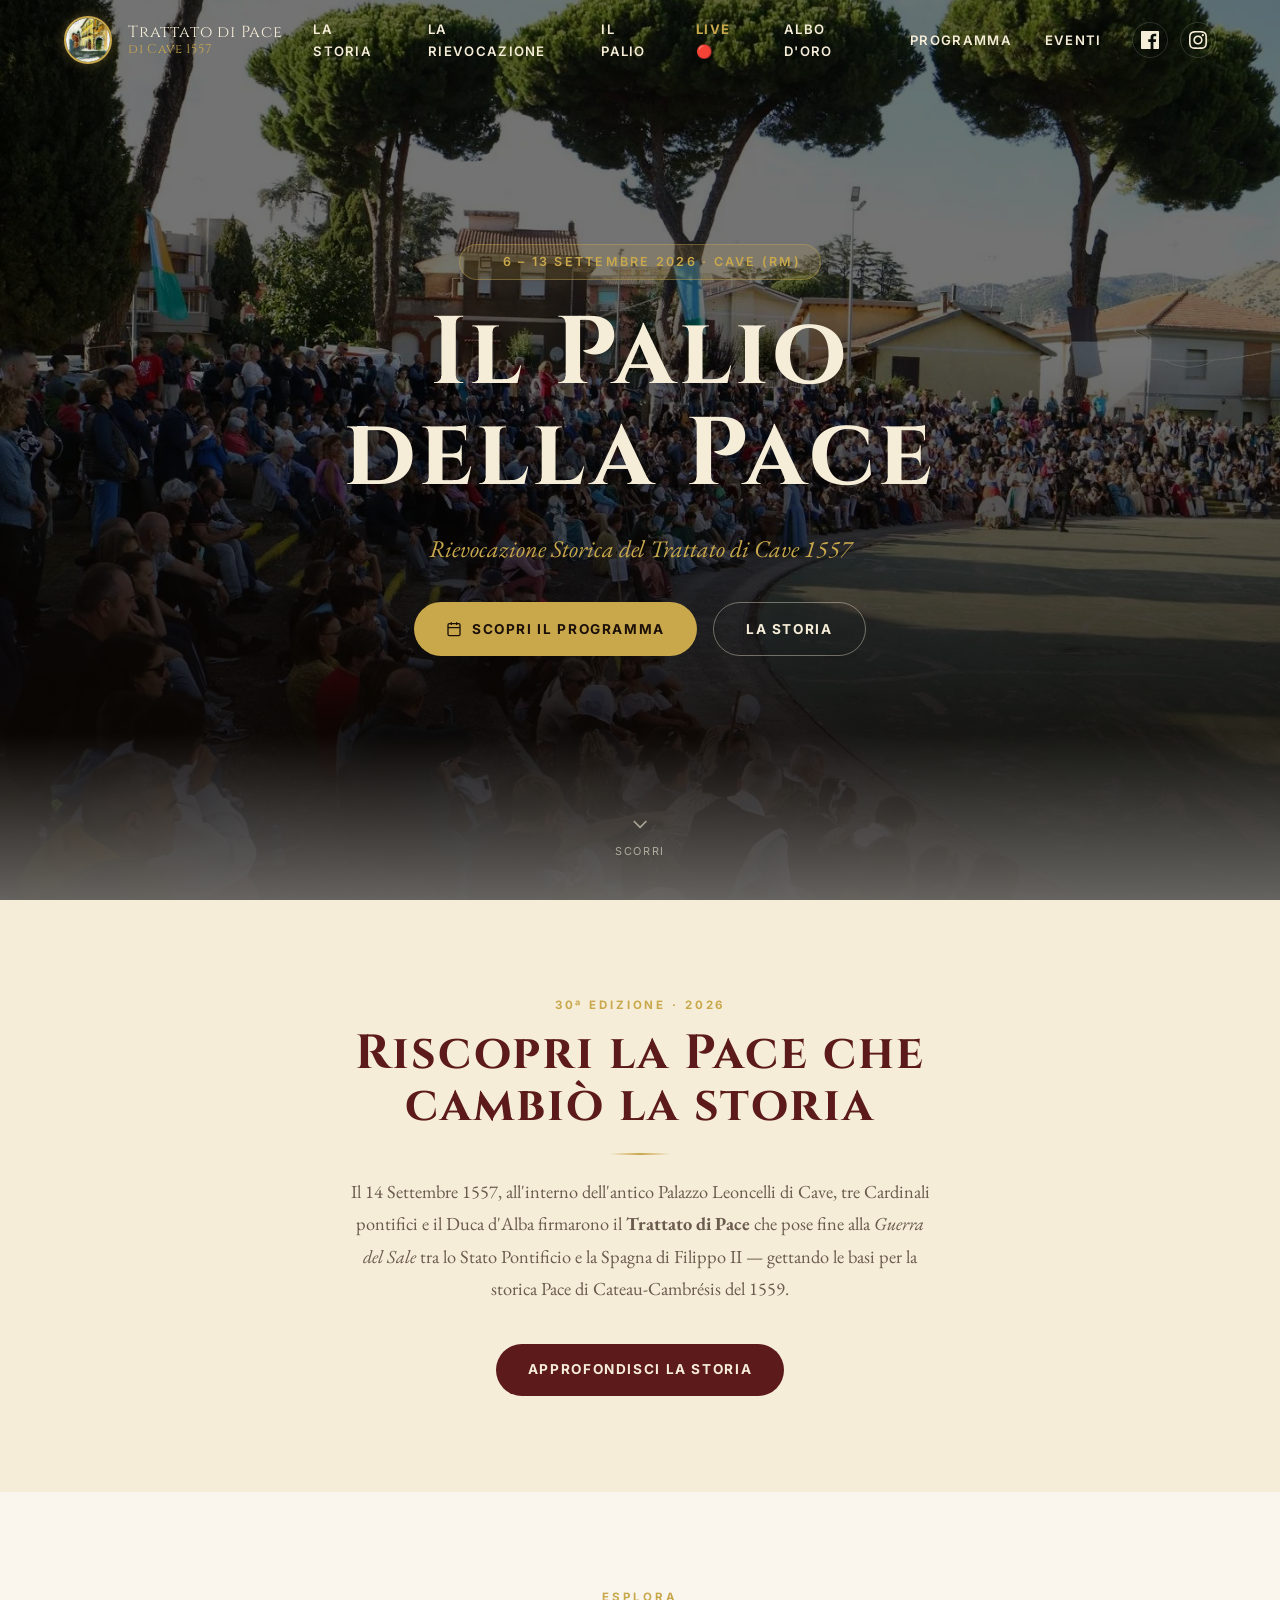
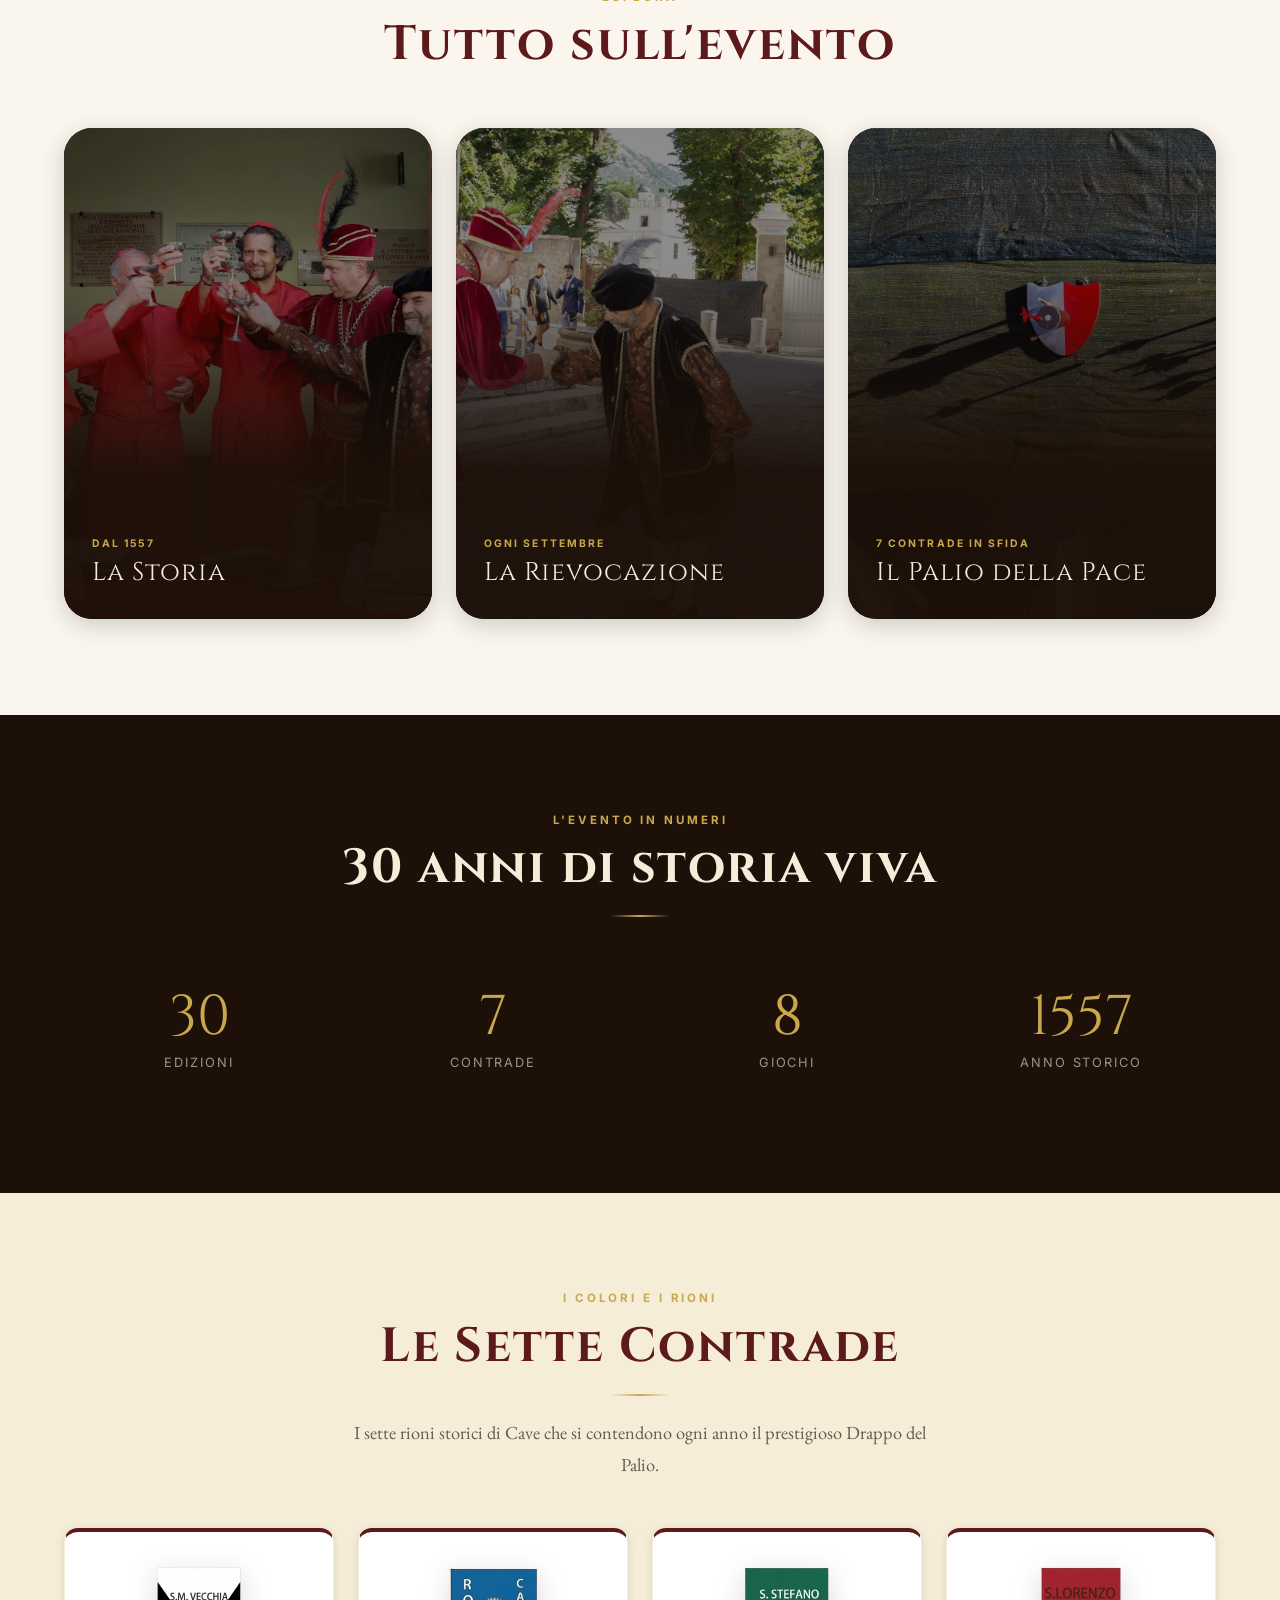
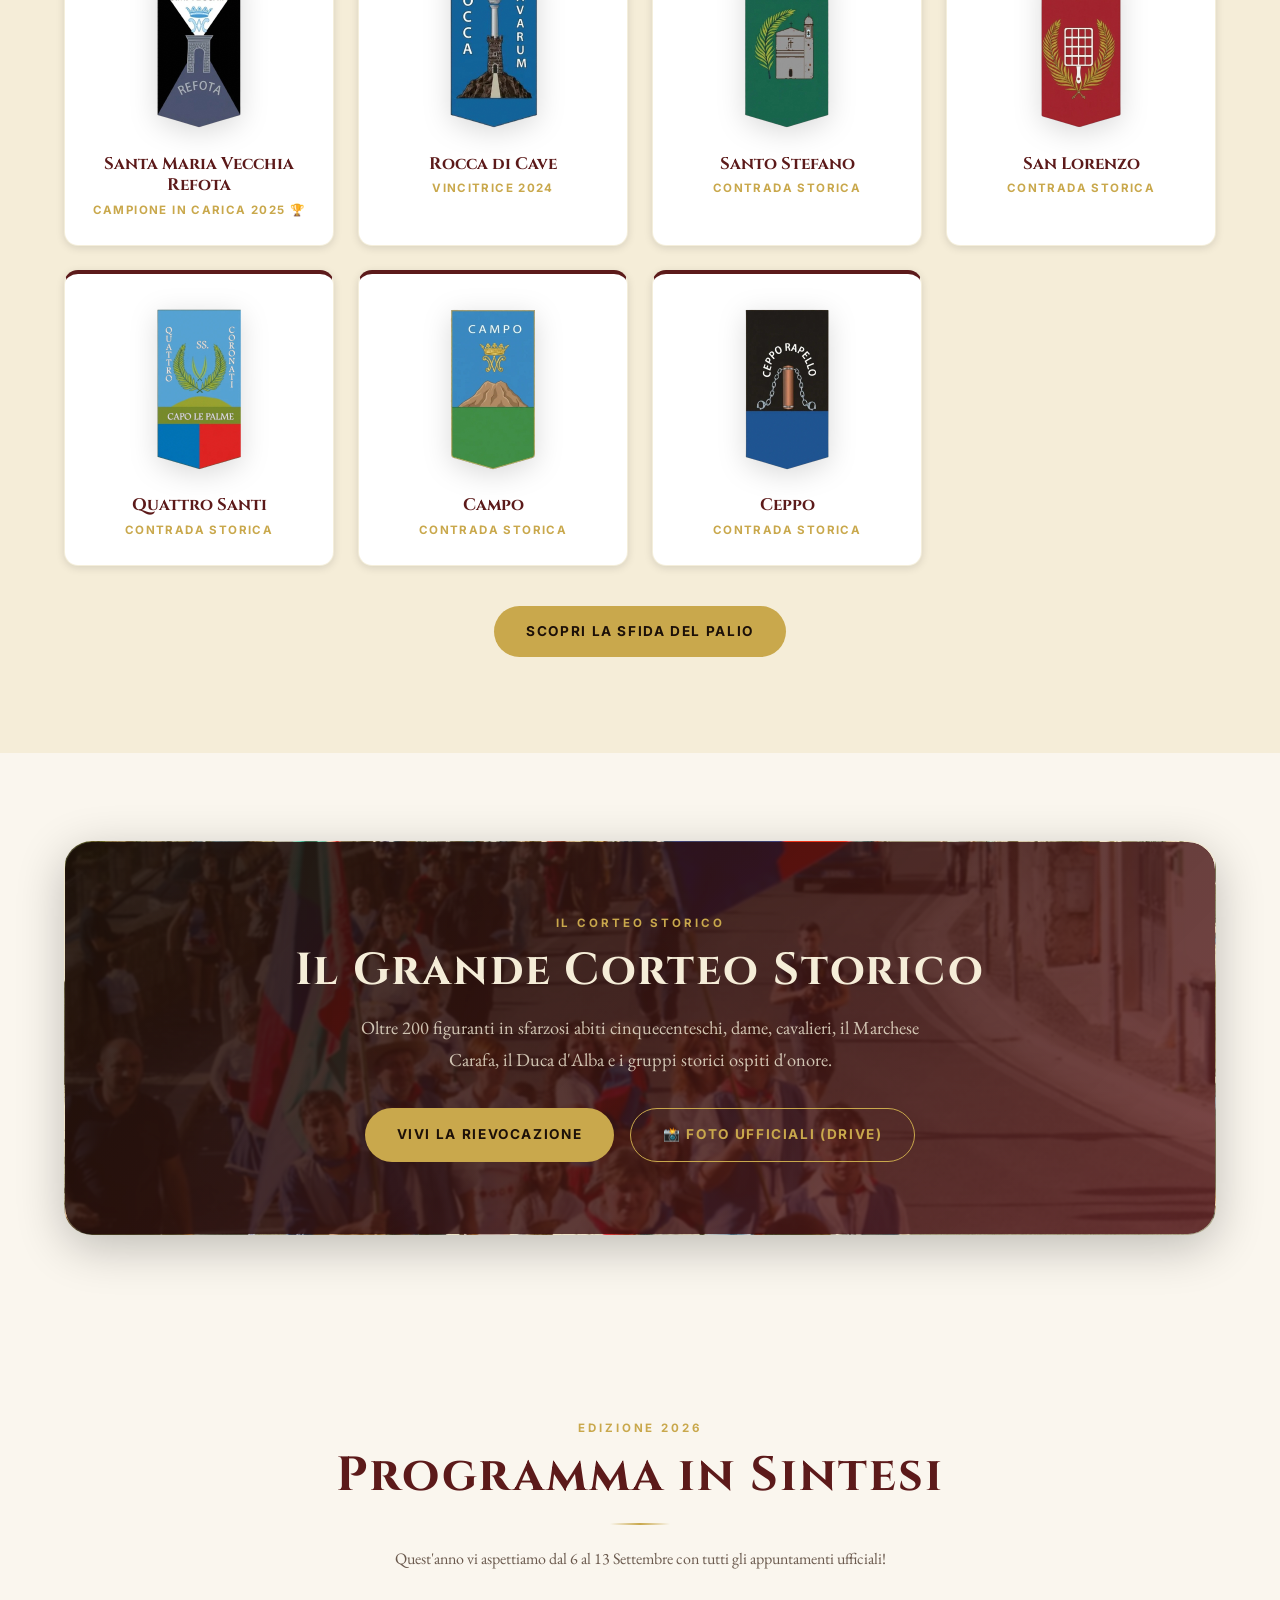
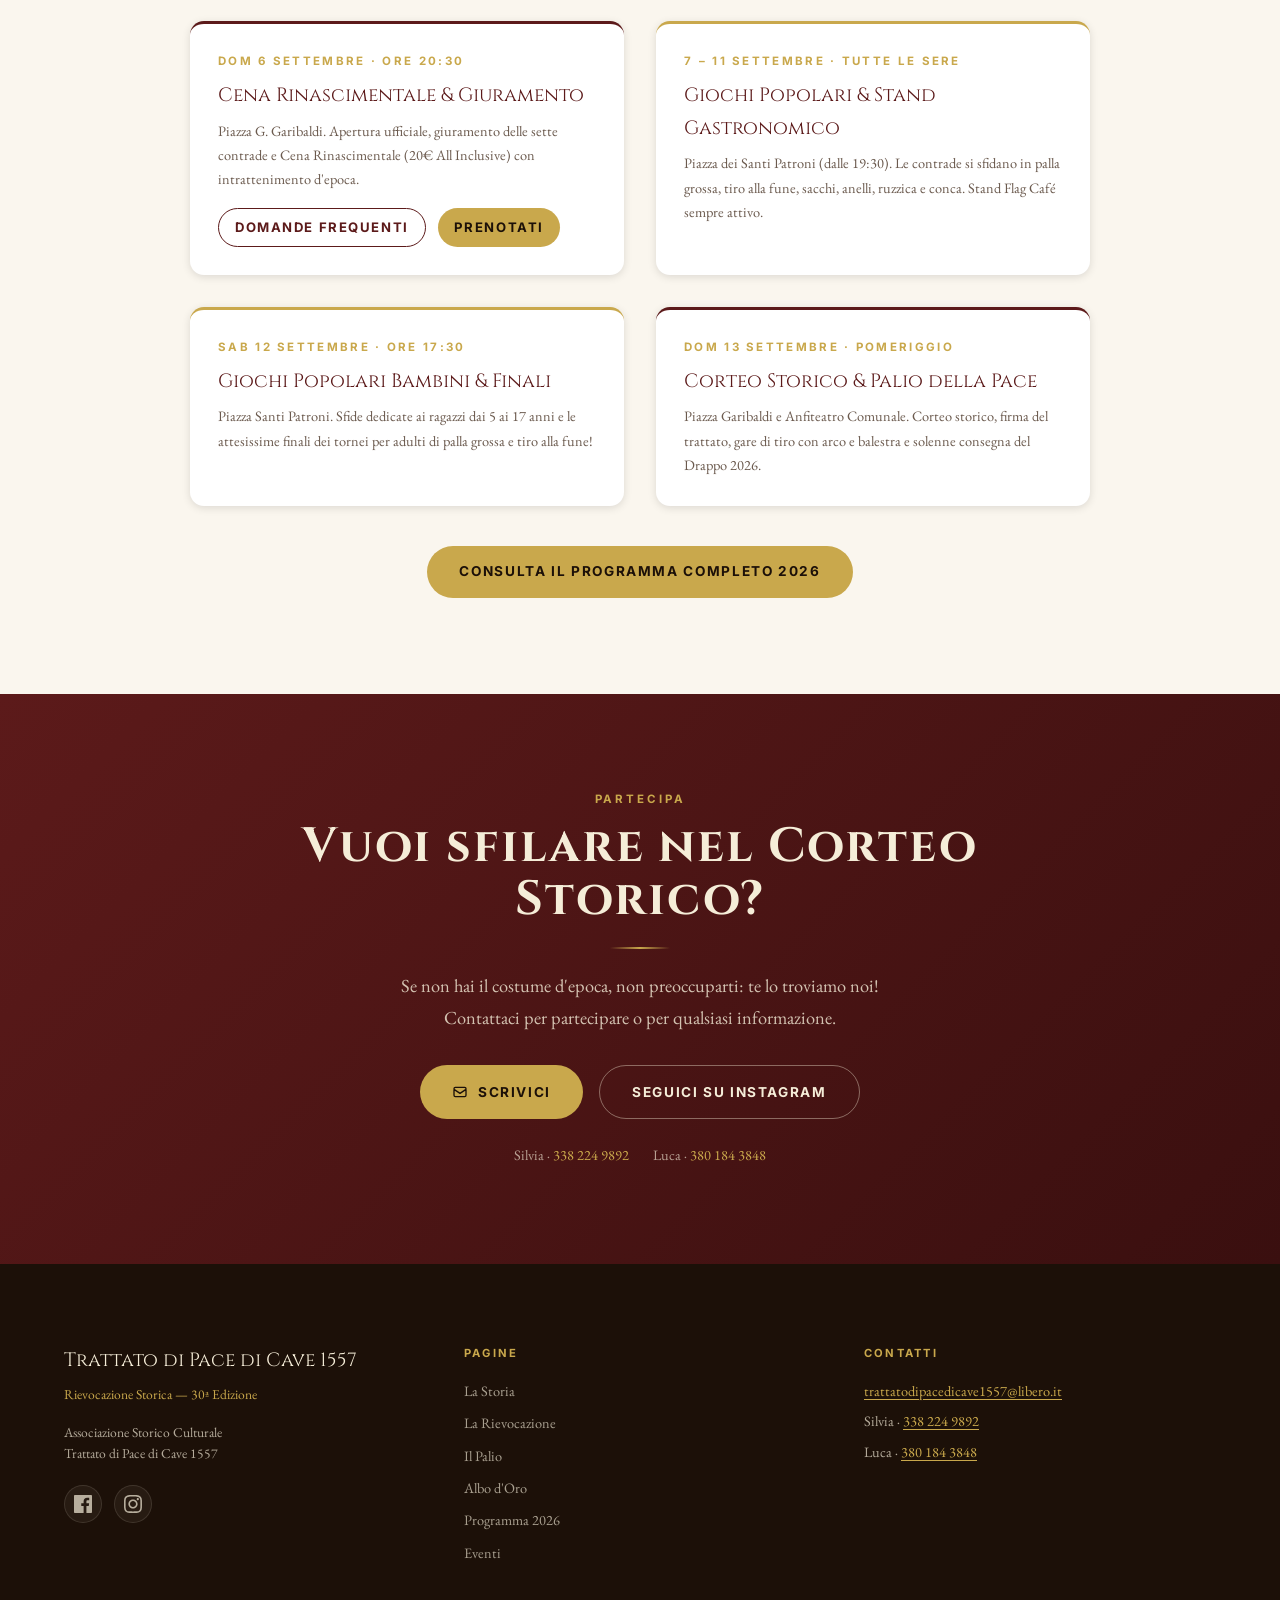
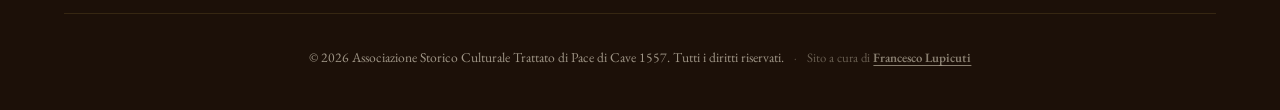
<file: index.html>
<!DOCTYPE html>
<html lang="it" class="scroll-smooth">
<head>
    <!-- Google tag (gtag.js) -->
    <script async src="https://www.googletagmanager.com/gtag/js?id=G-98CZV315NG"></script>
    <script>
      window.dataLayer = window.dataLayer || [];
      function gtag(){dataLayer.push(arguments);}
      gtag('js', new Date());

      gtag('config', 'G-98CZV315NG');
    </script>
    <meta charset="UTF-8">
    <meta name="viewport" content="width=device-width, initial-scale=1.0">
    <meta name="google-site-verification" content="XneupxKKoJlNw19vgx21-_Jc5X-WE5TqpuNHCnHeX3s" />
    <meta name="description" content="Trattato di Pace di Cave 1557 — Rievocazione storica, 6-13 Settembre 2026. Sette contrade in sfida tra giochi popolari, arco, balestra e corteo storico.">
    <meta property="og:title" content="Trattato di Pace di Cave 1557 | Rievocazione Storica 2026">
    <meta property="og:description" content="Riscopri la Pace che pose fine alla Guerra del Sale, firmata a Cave il 14 Settembre 1557. 6-13 Settembre 2026.">
    <meta property="og:type" content="website">
    <meta property="og:locale" content="it_IT">
    <title>Trattato di Pace di Cave 1557 | Rievocazione Storica 2026</title>
    <link rel="preconnect" href="https://fonts.googleapis.com">
    <link rel="preconnect" href="https://fonts.gstatic.com" crossorigin>
    <link href="https://fonts.googleapis.com/css2?family=Cinzel:wght@400;600;700&family=EB+Garamond:ital,wght@0,400;0,500;1,400;1,500&family=Inter:wght@400;500;600;700&display=swap" rel="stylesheet">
    <link rel="stylesheet" href="css/style.css">
</head>
<body>

<!-- ============================================================ HEADER -->
<header class="site-header" role="banner">
    <div class="container">
        <div class="header-inner">
            <a href="index.html" class="header-logo" aria-label="Trattato di Pace di Cave 1557 — Home">
                <img src="assets/images/logo.webp" alt="Logo Trattato di Pace di Cave 1557" class="logo-img">
                <div class="logo-text">
                    Trattato di Pace
                    <span>di Cave 1557</span>
                </div>
            </a>
            <nav class="site-nav" aria-label="Navigazione principale">
                <a href="storia.html">La Storia</a>
                <a href="rievocazione.html">La Rievocazione</a>
                <a href="palio.html">Il Palio</a>
                <a href="live.html" style="color:var(--gold); font-weight:bold;">LIVE 🔴</a>
                <a href="albo.html">Albo d'Oro</a>
                <a href="programma.html">Programma</a>
                <a href="eventicollaborazioni.html">Eventi</a>
            </nav>
            <div class="header-social" aria-label="Social media">
                <a href="https://www.facebook.com/PaceDiCave1557/" target="_blank" rel="noopener" aria-label="Facebook">
                    <svg viewBox="0 0 24 24"><path d="M22.675 0h-21.35C.593 0 0 .593 0 1.325v21.351C0 23.407.593 24 1.325 24H12.82v-9.294H9.692v-3.622h3.128V8.413c0-3.1 1.893-4.788 4.659-4.788 1.325 0 2.463.099 2.795.143v3.24l-1.918.001c-1.504 0-1.795.715-1.795 1.763v2.312h3.587l-.467 3.622h-3.12V24h6.116C23.407 24 24 23.407 24 22.676V1.325C24 .593 23.407 0 22.675 0z"/></svg>
                </a>
                <a href="https://www.instagram.com/trattatodipacedicave1557" target="_blank" rel="noopener" aria-label="Instagram">
                    <svg viewBox="0 0 24 24"><path d="M12 2.163c3.204 0 3.584.012 4.85.07 3.252.148 4.771 1.691 4.919 4.919.058 1.265.069 1.645.069 4.849 0 3.205-.012 3.584-.069 4.849-.149 3.225-1.664 4.771-4.919 4.919-1.266.058-1.644.07-4.85.07-3.204 0-3.584-.012-4.849-.07-3.26-.149-4.771-1.699-4.919-4.92-.058-1.265-.07-1.644-.07-4.849 0-3.204.013-3.583.07-4.849.149-3.227 1.664-4.771 4.919-4.919 1.266-.057 1.645-.069 4.849-.069zm0-2.163c-3.259 0-3.667.014-4.947.072-4.358.2-6.78 2.618-6.98 6.98-.059 1.281-.073 1.689-.073 4.948 0 3.259.014 3.668.072 4.948.2 4.358 2.618 6.78 6.98 6.98 1.281.058 1.689.072 4.948.072 3.259 0 3.668-.014 4.948-.072 4.354-.2 6.782-2.618 6.979-6.98.059-1.28.073-1.689.073-4.948 0-3.259-.014-3.667-.072-4.947-.196-4.354-2.617-6.78-6.979-6.98-1.281-.059-1.69-.073-4.949-.073zm0 5.838c-3.403 0-6.162 2.759-6.162 6.162s2.759 6.163 6.162 6.163 6.162-2.759 6.162-6.163c0-3.403-2.759-6.162-6.162-6.162zm0 10.162c-2.209 0-4-1.79-4-4 0-2.209 1.791-4 4-4s4 1.791 4 4c0 2.21-1.791 4-4 4zm6.406-11.845c-.796 0-1.441.645-1.441 1.44s.645 1.44 1.441 1.44c.795 0 1.439-.645 1.439-1.44s-.644-1.44-1.439-1.44z"/></svg>
                </a>
            </div>
            <button class="nav-toggle" id="nav-toggle" aria-label="Apri menu" aria-expanded="false" aria-controls="mobile-drawer">
                <svg fill="none" viewBox="0 0 24 24" stroke-width="2"><path stroke-linecap="round" stroke-linejoin="round" d="M4 6h16M4 12h16M4 18h16"/></svg>
            </button>
        </div>
    </div>
</header>

<!-- Mobile Drawer -->
<div class="mobile-drawer" id="mobile-drawer" role="dialog" aria-modal="true" aria-label="Menu di navigazione">
    <div class="drawer-header">
        <div style="display:flex;align-items:center;gap:.75rem;">
            <img src="assets/images/logo.webp" alt="Logo Trattato di Pace di Cave 1557" class="logo-img" style="width:36px;height:36px;">
            <div class="drawer-header-logo">Trattato di Pace<span>di Cave 1557</span></div>
        </div>
        <button class="drawer-close" id="drawer-close" aria-label="Chiudi menu">
            <svg fill="none" viewBox="0 0 24 24" stroke-width="2"><path stroke-linecap="round" stroke-linejoin="round" d="M6 18L18 6M6 6l12 12"/></svg>
        </button>
    </div>
    <nav aria-label="Navigazione mobile">
        <a href="index.html">Home</a>
        <a href="storia.html">La Storia</a>
        <a href="rievocazione.html">La Rievocazione</a>
        <a href="palio.html">Il Palio</a>
        <a href="live.html" style="color:var(--gold); font-weight:bold;">LIVE 🔴</a>
        <a href="albo.html">Albo d'Oro</a>
        <a href="programma.html">Programma</a>
        <a href="eventicollaborazioni.html">Eventi</a>
    </nav>
    <div class="drawer-social">
        <a href="https://www.facebook.com/PaceDiCave1557/" target="_blank" rel="noopener" aria-label="Facebook">
            <svg viewBox="0 0 24 24"><path d="M22.675 0h-21.35C.593 0 0 .593 0 1.325v21.351C0 23.407.593 24 1.325 24H12.82v-9.294H9.692v-3.622h3.128V8.413c0-3.1 1.893-4.788 4.659-4.788 1.325 0 2.463.099 2.795.143v3.24l-1.918.001c-1.504 0-1.795.715-1.795 1.763v2.312h3.587l-.467 3.622h-3.12V24h6.116C23.407 24 24 23.407 24 22.676V1.325C24 .593 23.407 0 22.675 0z"/></svg>
        </a>
        <a href="https://www.instagram.com/trattatodipacedicave1557" target="_blank" rel="noopener" aria-label="Instagram">
            <svg viewBox="0 0 24 24"><path d="M12 2.163c3.204 0 3.584.012 4.85.07 3.252.148 4.771 1.691 4.919 4.919.058 1.265.069 1.645.069 4.849 0 3.205-.012 3.584-.069 4.849-.149 3.225-1.664 4.771-4.919 4.919-1.266.058-1.644.07-4.85.07-3.204 0-3.584-.012-4.849-.07-3.26-.149-4.771-1.699-4.919-4.92-.058-1.265-.07-1.644-.07-4.849 0-3.204.013-3.583.07-4.849.149-3.227 1.664-4.771 4.919-4.919 1.266-.057 1.645-.069 4.849-.069zm0-2.163c-3.259 0-3.667.014-4.947.072-4.358.2-6.78 2.618-6.98 6.98-.059 1.281-.073 1.689-.073 4.948 0 3.259.014 3.668.072 4.948.2 4.358 2.618 6.78 6.98 6.98 1.281.058 1.689.072 4.948.072 3.259 0 3.668-.014 4.948-.072 4.354-.2 6.782-2.618 6.979-6.98.059-1.28.073-1.689.073-4.948 0-3.259-.014-3.667-.072-4.947-.196-4.354-2.617-6.78-6.979-6.98-1.281-.059-1.69-.073-4.949-.073zm0 5.838c-3.403 0-6.162 2.759-6.162 6.162s2.759 6.163 6.162 6.163 6.162-2.759 6.162-6.163c0-3.403-2.759-6.162-6.162-6.162zm0 10.162c-2.209 0-4-1.79-4-4 0-2.209 1.791-4 4-4s4 1.791 4 4c0 2.21-1.791 4-4 4zm6.406-11.845c-.796 0-1.441.645-1.441 1.44s.645 1.44 1.441 1.44c.795 0 1.439-.645 1.439-1.44s-.644-1.44-1.439-1.44z"/></svg>
        </a>
    </div>
</div>

<main id="main-content">

<!-- ============================================================ HERO -->
<section class="hero" aria-label="Intestazione principale">
    <div class="hero-bg" role="img" aria-label="Sfondo storico di Cave"></div>
    <div class="hero-content">
        <div class="hero-date-badge">
            <svg width="14" height="14" fill="none" viewBox="0 0 24 24" stroke="currentColor" stroke-width="2" aria-hidden="true"><rect x="3" y="4" width="18" height="18" rx="2"/><path d="M16 2v4M8 2v4M3 10h18"/></svg>
            <span>6 – 13 Settembre 2026 · Cave (RM)</span>
        </div>
        <h1 class="display-title">Il Palio<br>della Pace</h1>
        <p class="display-subtitle">Rievocazione Storica del Trattato di Cave 1557</p>
        <div style="display:flex;gap:1rem;flex-wrap:wrap;justify-content:center;margin-top:.5rem;">
            <a href="programma.html" class="btn btn-gold">
                <svg width="16" height="16" fill="none" viewBox="0 0 24 24" stroke="currentColor" stroke-width="2" aria-hidden="true"><rect x="3" y="4" width="18" height="18" rx="2"/><path d="M16 2v4M8 2v4M3 10h18"/></svg>
                Scopri il Programma
            </a>
            <a href="storia.html" class="btn btn-outline">La Storia</a>
        </div>
    </div>
    <div class="hero-scroll" aria-hidden="true">
        <svg fill="none" viewBox="0 0 24 24" stroke-width="2"><path stroke-linecap="round" stroke-linejoin="round" d="M19 9l-7 7-7-7"/></svg>
        <span>Scorri</span>
    </div>
</section>



<!-- ============================================================ INTRO QUOTE -->
<section class="section-pad section-cream reveal" aria-labelledby="intro-heading">
    <div class="container-sm text-center">
        <p class="section-eyebrow">30ª Edizione · 2026</p>
        <h2 class="section-title" id="intro-heading">Riscopri la Pace che cambiò la storia</h2>
        <span class="gold-rule" aria-hidden="true"></span>
        <p class="section-lead" style="margin:0 auto;text-align:center;">
            Il 14 Settembre 1557, all'interno dell'antico Palazzo Leoncelli di Cave, tre Cardinali pontifici 
            e il Duca d'Alba firmarono il <strong>Trattato di Pace</strong> che pose fine alla 
            <em>Guerra del Sale</em> tra lo Stato Pontificio e la Spagna di Filippo II — 
            gettando le basi per la storica Pace di Cateau-Cambrésis del 1559.
        </p>
        <div style="margin-top:2.5rem;">
            <a href="storia.html" class="btn btn-gold" style="background:var(--burgundy);color:var(--cream);">Approfondisci la storia</a>
        </div>
    </div>
</section>

<!-- ============================================================ SECTIONS NAV -->
<section class="section-pad section-parchment" aria-label="Sezioni del sito">
    <div class="container">
        <div class="text-center reveal" style="margin-bottom:3.5rem;">
            <p class="section-eyebrow">Esplora</p>
            <h2 class="section-title">Tutto sull'evento</h2>
        </div>
        <div class="grid-3">
            <a href="storia.html" class="nav-card reveal reveal-delay-1" aria-label="Leggi La Storia">
                <div class="card-bg" style="background-image:url('assets/images/storia-bg.webp');"></div>
                <div class="card-overlay"></div>
                <div class="card-label">
                    <span class="card-eyebrow">Dal 1557</span>
                    <span class="card-name">La Storia</span>
                </div>
                <div class="card-arrow" aria-hidden="true">
                    <svg fill="none" viewBox="0 0 24 24" stroke-width="2"><path stroke-linecap="round" stroke-linejoin="round" d="M5 12h14M12 5l7 7-7 7"/></svg>
                </div>
            </a>
            <a href="rievocazione.html" class="nav-card reveal reveal-delay-2" aria-label="Scopri La Rievocazione">
                <div class="card-bg" style="background-image:url('assets/images/rievocazione-bg.webp');"></div>
                <div class="card-overlay"></div>
                <div class="card-label">
                    <span class="card-eyebrow">Ogni Settembre</span>
                    <span class="card-name">La Rievocazione</span>
                </div>
                <div class="card-arrow" aria-hidden="true">
                    <svg fill="none" viewBox="0 0 24 24" stroke-width="2"><path stroke-linecap="round" stroke-linejoin="round" d="M5 12h14M12 5l7 7-7 7"/></svg>
                </div>
            </a>
            <a href="palio.html" class="nav-card reveal reveal-delay-3" aria-label="Scopri Il Palio della Pace">
                <div class="card-bg" style="background-image:url('assets/images/palio-bg.webp');"></div>
                <div class="card-overlay"></div>
                <div class="card-label">
                    <span class="card-eyebrow">7 Contrade in sfida</span>
                    <span class="card-name">Il Palio della Pace</span>
                </div>
                <div class="card-arrow" aria-hidden="true">
                    <svg fill="none" viewBox="0 0 24 24" stroke-width="2"><path stroke-linecap="round" stroke-linejoin="round" d="M5 12h14M12 5l7 7-7 7"/></svg>
                </div>
            </a>
        </div>
    </div>
</section>

<!-- ============================================================ HIGHLIGHT STATS -->
<section class="section-pad section-dark" aria-label="Numeri dell'evento">
    <div class="container">
        <div class="text-center reveal" style="margin-bottom:3rem;">
            <p class="section-eyebrow">L'evento in numeri</p>
            <h2 class="section-title light">30 anni di storia viva</h2>
            <span class="gold-rule" aria-hidden="true"></span>
        </div>
        <div class="grid-4">
            <div class="reveal reveal-delay-1" style="text-align:center;padding:1.5rem;">
                <div style="font-family:var(--font-serif);font-size:3.5rem;color:var(--gold);line-height:1;">30</div>
                <div style="font-size:.8rem;letter-spacing:.15em;text-transform:uppercase;font-family:var(--font-sans);color:rgba(245,237,216,.6);margin-top:.4rem;">Edizioni</div>
            </div>
            <div class="reveal reveal-delay-2" style="text-align:center;padding:1.5rem;">
                <div style="font-family:var(--font-serif);font-size:3.5rem;color:var(--gold);line-height:1;">7</div>
                <div style="font-size:.8rem;letter-spacing:.15em;text-transform:uppercase;font-family:var(--font-sans);color:rgba(245,237,216,.6);margin-top:.4rem;">Contrade</div>
            </div>
            <div class="reveal reveal-delay-3" style="text-align:center;padding:1.5rem;">
                <div style="font-family:var(--font-serif);font-size:3.5rem;color:var(--gold);line-height:1;">8</div>
                <div style="font-size:.8rem;letter-spacing:.15em;text-transform:uppercase;font-family:var(--font-sans);color:rgba(245,237,216,.6);margin-top:.4rem;">Giochi</div>
            </div>
            <div class="reveal" style="text-align:center;padding:1.5rem;transition-delay:.4s;">
                <div style="font-family:var(--font-serif);font-size:3.5rem;color:var(--gold);line-height:1;">1557</div>
                <div style="font-size:.8rem;letter-spacing:.15em;text-transform:uppercase;font-family:var(--font-sans);color:rgba(245,237,216,.6);margin-top:.4rem;">Anno storico</div>
            </div>
        </div>
    </div>
</section>

<!-- ============================================================ LE 7 CONTRADE -->
<section class="section-pad section-cream" aria-labelledby="contrade-home-heading">
    <div class="container">
        <div class="text-center reveal" style="margin-bottom:3rem;">
            <p class="section-eyebrow">I Colori e i Rioni</p>
            <h2 class="section-title" id="contrade-home-heading">Le Sette Contrade</h2>
            <span class="gold-rule" aria-hidden="true"></span>
            <p class="section-lead" style="margin:0 auto;text-align:center;">I sette rioni storici di Cave che si contendono ogni anno il prestigioso Drappo del Palio.</p>
        </div>
        <div class="contrade-grid">
            <div class="contrada-card reveal reveal-delay-1">
                <div class="contrada-gonfalone-wrap">
                    <img src="assets/images/contrade/contrada-santa-maria-vecchia-refota.webp" alt="Gonfalone Santa Maria Vecchia Refota" class="contrada-gonfalone">
                </div>
                <h3 class="contrada-name">Santa Maria Vecchia Refota</h3>
                <span class="contrada-colors">Campione in Carica 2025 🏆</span>
            </div>
            <div class="contrada-card reveal reveal-delay-2">
                <div class="contrada-gonfalone-wrap">
                    <img src="assets/images/contrade/contrada-rocca.webp" alt="Gonfalone Rocca di Cave" class="contrada-gonfalone">
                </div>
                <h3 class="contrada-name">Rocca di Cave</h3>
                <span class="contrada-colors">Vincitrice 2024</span>
            </div>
            <div class="contrada-card reveal reveal-delay-3">
                <div class="contrada-gonfalone-wrap">
                    <img src="assets/images/contrade/contrada-santo-stefano.webp" alt="Gonfalone Santo Stefano" class="contrada-gonfalone">
                </div>
                <h3 class="contrada-name">Santo Stefano</h3>
                <span class="contrada-colors">Contrada Storica</span>
            </div>
            <div class="contrada-card reveal">
                <div class="contrada-gonfalone-wrap">
                    <img src="assets/images/contrade/contrada-san-lorenzo.webp" alt="Gonfalone San Lorenzo" class="contrada-gonfalone">
                </div>
                <h3 class="contrada-name">San Lorenzo</h3>
                <span class="contrada-colors">Contrada Storica</span>
            </div>
            <div class="contrada-card reveal reveal-delay-1">
                <div class="contrada-gonfalone-wrap">
                    <img src="assets/images/contrade/contrada-quattro-santi.webp" alt="Gonfalone Quattro Santi" class="contrada-gonfalone">
                </div>
                <h3 class="contrada-name">Quattro Santi</h3>
                <span class="contrada-colors">Contrada Storica</span>
            </div>
            <div class="contrada-card reveal reveal-delay-2">
                <div class="contrada-gonfalone-wrap">
                    <img src="assets/images/contrade/contrada-campo.webp" alt="Gonfalone Campo" class="contrada-gonfalone">
                </div>
                <h3 class="contrada-name">Campo</h3>
                <span class="contrada-colors">Contrada Storica</span>
            </div>
            <div class="contrada-card reveal reveal-delay-3">
                <div class="contrada-gonfalone-wrap">
                    <img src="assets/images/contrade/contrada-ceppo.webp" alt="Gonfalone Ceppo" class="contrada-gonfalone">
                </div>
                <h3 class="contrada-name">Ceppo</h3>
                <span class="contrada-colors">Contrada Storica</span>
            </div>
        </div>
        <div class="text-center reveal" style="margin-top:2.5rem;">
            <a href="palio.html" class="btn btn-gold">Scopri la sfida del Palio</a>
        </div>
    </div>
</section>

<!-- ============================================================ CORTEO BANNER -->
<section class="container" style="padding-top:2rem;padding-bottom:2rem;">
    <div class="photo-banner reveal" style="background-image:url('assets/images/corteo-bg.webp');">
        <div class="photo-banner-content">
            <p class="section-eyebrow" style="color:var(--gold);">Il Corteo Storico</p>
            <h2 class="section-title light" style="font-size:clamp(1.8rem,4vw,2.8rem);margin-bottom:1rem;">Il Grande Corteo Storico</h2>
            <p class="section-lead light" style="margin:0 auto 2rem;text-align:center;">
                Oltre 200 figuranti in sfarzosi abiti cinquecenteschi, dame, cavalieri, il Marchese Carafa, il Duca d'Alba e i gruppi storici ospiti d'onore.
            </p>
            <div style="display:flex;gap:1rem;justify-content:center;flex-wrap:wrap;">
                <a href="rievocazione.html" class="btn btn-gold">Vivi la Rievocazione</a>
                <a href="https://drive.google.com/drive/folders/1eJIru0leKerA88tBAgVl0nBlL_F3NpKo" target="_blank" rel="noopener" class="btn btn-outline" style="border-color:var(--gold);color:var(--gold);">📸 Foto Ufficiali (Drive)</a>
            </div>
        </div>
    </div>
</section>

<!-- ============================================================ PROGRAM PREVIEW -->
<section class="section-pad section-parchment" aria-labelledby="programma-heading">
    <div class="container">
        <div class="text-center reveal" style="margin-bottom:3rem;">
            <p class="section-eyebrow">Edizione 2026</p>
            <h2 class="section-title" id="programma-heading">Programma in Sintesi</h2>
            <span class="gold-rule" aria-hidden="true"></span>
            <p class="section-lead" style="margin:0 auto;text-align:center;font-size:1rem;">Quest'anno vi aspettiamo dal 6 al 13 Settembre con tutti gli appuntamenti ufficiali!</p>
        </div>
        <div class="grid-2 reveal" style="max-width:900px;margin:0 auto 2.5rem;">
            <div style="background:white;border-radius:var(--radius-md);padding:1.75rem;box-shadow:var(--shadow-sm);border-top:3px solid var(--burgundy);">
                <div style="font-family:var(--font-sans);font-size:.72rem;font-weight:700;letter-spacing:.2em;text-transform:uppercase;color:var(--gold);margin-bottom:.5rem;">Dom 6 Settembre · ore 20:30</div>
                <div style="font-family:var(--font-serif);font-size:1.2rem;color:var(--burgundy);margin-bottom:.4rem;">Cena Rinascimentale & Giuramento</div>
                <div style="font-size:.9rem;color:var(--slate);">Piazza G. Garibaldi. Apertura ufficiale, giuramento delle sette contrade e Cena Rinascimentale (20€ All Inclusive) con intrattenimento d'epoca.</div>
                <div style="margin-top:1rem;display:flex;gap:.75rem;flex-wrap:wrap;">
                    <a href="rievocazione.html#faq-cena" class="btn btn-outline" style="font-size:.82rem;padding:.45rem 1rem;color:var(--burgundy);border-color:var(--burgundy);">Domande Frequenti</a>
                    <a href="https://docs.google.com/forms/d/e/1FAIpQLSfLTMzRzJRsX3gT6fgWukQ1lnAZESWekx5kGXbBCp7KTNcH7A/viewform?usp=header" target="_blank" rel="noopener" class="btn btn-gold" style="font-size:.82rem;padding:.45rem 1rem;">Prenotati</a>
                </div>
            </div>
            <div style="background:white;border-radius:var(--radius-md);padding:1.75rem;box-shadow:var(--shadow-sm);border-top:3px solid var(--gold);">
                <div style="font-family:var(--font-sans);font-size:.72rem;font-weight:700;letter-spacing:.2em;text-transform:uppercase;color:var(--gold);margin-bottom:.5rem;">7 – 11 Settembre · Tutte le sere</div>
                <div style="font-family:var(--font-serif);font-size:1.2rem;color:var(--burgundy);margin-bottom:.4rem;">Giochi Popolari & Stand Gastronomico</div>
                <div style="font-size:.9rem;color:var(--slate);">Piazza dei Santi Patroni (dalle 19:30). Le contrade si sfidano in palla grossa, tiro alla fune, sacchi, anelli, ruzzica e conca. Stand Flag Café sempre attivo.</div>
            </div>
            <div style="background:white;border-radius:var(--radius-md);padding:1.75rem;box-shadow:var(--shadow-sm);border-top:3px solid var(--gold);">
                <div style="font-family:var(--font-sans);font-size:.72rem;font-weight:700;letter-spacing:.2em;text-transform:uppercase;color:var(--gold);margin-bottom:.5rem;">Sab 12 Settembre · ore 17:30</div>
                <div style="font-family:var(--font-serif);font-size:1.2rem;color:var(--burgundy);margin-bottom:.4rem;">Giochi Popolari Bambini & Finali</div>
                <div style="font-size:.9rem;color:var(--slate);">Piazza Santi Patroni. Sfide dedicate ai ragazzi dai 5 ai 17 anni e le attesissime finali dei tornei per adulti di palla grossa e tiro alla fune!</div>
            </div>
            <div style="background:white;border-radius:var(--radius-md);padding:1.75rem;box-shadow:var(--shadow-sm);border-top:3px solid var(--burgundy);">
                <div style="font-family:var(--font-sans);font-size:.72rem;font-weight:700;letter-spacing:.2em;text-transform:uppercase;color:var(--gold);margin-bottom:.5rem;">Dom 13 Settembre · Pomeriggio</div>
                <div style="font-family:var(--font-serif);font-size:1.2rem;color:var(--burgundy);margin-bottom:.4rem;">Corteo Storico & Palio della Pace</div>
                <div style="font-size:.9rem;color:var(--slate);">Piazza Garibaldi e Anfiteatro Comunale. Corteo storico, firma del trattato, gare di tiro con arco e balestra e solenne consegna del Drappo 2026.</div>
            </div>
        </div>
        <div class="text-center reveal">
            <a href="programma.html" class="btn btn-gold">Consulta il Programma completo 2026</a>
        </div>
    </div>
</section>

<!-- ============================================================ CONTATTI CTA -->
<section class="section-pad" style="background:linear-gradient(135deg,var(--burgundy),#3a0f0f);" aria-labelledby="cta-heading">
    <div class="container-sm text-center reveal">
        <p class="section-eyebrow">Partecipa</p>
        <h2 class="section-title light" id="cta-heading">Vuoi sfilare nel Corteo Storico?</h2>
        <span class="gold-rule" aria-hidden="true"></span>
        <p class="section-lead light" style="margin:0 auto 2rem;text-align:center;">
            Se non hai il costume d'epoca, non preoccuparti: te lo troviamo noi!<br>
            Contattaci per partecipare o per qualsiasi informazione.
        </p>
        <div style="display:flex;flex-wrap:wrap;justify-content:center;gap:1rem;margin-bottom:1.5rem;">
            <a href="mailto:trattatodipacedicave1557@libero.it" class="btn btn-gold">
                <svg width="16" height="16" fill="none" viewBox="0 0 24 24" stroke="currentColor" stroke-width="2" aria-hidden="true"><path stroke-linecap="round" stroke-linejoin="round" d="M3 8l9 6 9-6M5 19h14a2 2 0 002-2V7a2 2 0 00-2-2H5a2 2 0 00-2 2v10a2 2 0 002 2z"/></svg>
                Scrivici
            </a>
            <a href="https://www.instagram.com/trattatodipacedicave1557" target="_blank" rel="noopener" class="btn btn-outline">Seguici su Instagram</a>
        </div>
        <div style="color:rgba(245,237,216,.65);font-size:.9rem;display:flex;flex-wrap:wrap;justify-content:center;gap:.5rem 1.5rem;">
            <span>Silvia · <a href="tel:3382249892" style="color:var(--gold);">338 224 9892</a></span>
            <span>Luca · <a href="tel:3801843848" style="color:var(--gold);">380 184 3848</a></span>
        </div>
    </div>
</section>

</main>

<!-- ============================================================ FOOTER -->
<footer class="site-footer" role="contentinfo">
    <div class="container">
        <div class="footer-grid">
            <div class="footer-brand">
                <div class="footer-brand-name">Trattato di Pace di Cave 1557</div>
                <div class="footer-brand-sub">Rievocazione Storica — 30ª Edizione</div>
                <p style="font-size:.85rem;line-height:1.6;">Associazione Storico Culturale<br>Trattato di Pace di Cave 1557</p>
                <div class="footer-social">
                    <a href="https://www.facebook.com/PaceDiCave1557/" target="_blank" rel="noopener" aria-label="Facebook">
                        <svg viewBox="0 0 24 24"><path d="M22.675 0h-21.35C.593 0 0 .593 0 1.325v21.351C0 23.407.593 24 1.325 24H12.82v-9.294H9.692v-3.622h3.128V8.413c0-3.1 1.893-4.788 4.659-4.788 1.325 0 2.463.099 2.795.143v3.24l-1.918.001c-1.504 0-1.795.715-1.795 1.763v2.312h3.587l-.467 3.622h-3.12V24h6.116C23.407 24 24 23.407 24 22.676V1.325C24 .593 23.407 0 22.675 0z"/></svg>
                    </a>
                    <a href="https://www.instagram.com/trattatodipacedicave1557" target="_blank" rel="noopener" aria-label="Instagram">
                        <svg viewBox="0 0 24 24"><path d="M12 2.163c3.204 0 3.584.012 4.85.07 3.252.148 4.771 1.691 4.919 4.919.058 1.265.069 1.645.069 4.849 0 3.205-.012 3.584-.069 4.849-.149 3.225-1.664 4.771-4.919 4.919-1.266.058-1.644.07-4.85.07-3.204 0-3.584-.012-4.849-.07-3.26-.149-4.771-1.699-4.919-4.92-.058-1.265-.07-1.644-.07-4.849 0-3.204.013-3.583.07-4.849.149-3.227 1.664-4.771 4.919-4.919 1.266-.057 1.645-.069 4.849-.069zm0-2.163c-3.259 0-3.667.014-4.947.072-4.358.2-6.78 2.618-6.98 6.98-.059 1.281-.073 1.689-.073 4.948 0 3.259.014 3.668.072 4.948.2 4.358 2.618 6.78 6.98 6.98 1.281.058 1.689.072 4.948.072 3.259 0 3.668-.014 4.948-.072 4.354-.2 6.782-2.618 6.979-6.98.059-1.28.073-1.689.073-4.948 0-3.259-.014-3.667-.072-4.947-.196-4.354-2.617-6.78-6.979-6.98-1.281-.059-1.69-.073-4.949-.073zm0 5.838c-3.403 0-6.162 2.759-6.162 6.162s2.759 6.163 6.162 6.163 6.162-2.759 6.162-6.163c0-3.403-2.759-6.162-6.162-6.162zm0 10.162c-2.209 0-4-1.79-4-4 0-2.209 1.791-4 4-4s4 1.791 4 4c0 2.21-1.791 4-4 4zm6.406-11.845c-.796 0-1.441.645-1.441 1.44s.645 1.44 1.441 1.44c.795 0 1.439-.645 1.439-1.44s-.644-1.44-1.439-1.44z"/></svg>
                    </a>
                </div>
            </div>
            <div>
                <div class="footer-title">Pagine</div>
                <nav class="footer-links" aria-label="Link al piè di pagina">
                    <a href="storia.html">La Storia</a>
                    <a href="rievocazione.html">La Rievocazione</a>
                    <a href="palio.html">Il Palio</a>
                    <a href="albo.html">Albo d'Oro</a>
                    <a href="programma.html">Programma 2026</a>
                    <a href="eventicollaborazioni.html">Eventi</a>
                </nav>
            </div>
            <div class="footer-contact">
                <div class="footer-title">Contatti</div>
                <p><a href="mailto:trattatodipacedicave1557@libero.it">trattatodipacedicave1557@libero.it</a></p>
                <p>Silvia · <a href="tel:3382249892">338 224 9892</a></p>
                <p>Luca · <a href="tel:3801843848">380 184 3848</a></p>
            </div>
        </div>
        <div class="footer-bottom">
            <span>© 2026 Associazione Storico Culturale Trattato di Pace di Cave 1557. Tutti i diritti riservati.</span>
            <span class="footer-credit-sep" aria-hidden="true">·</span>
            <span class="footer-credit">Sito a cura di <a href="mailto:francesco.lupicuti@gmail.com">Francesco Lupicuti</a></span>
        </div>
    </div>
</footer>

<!-- ============================================================ FAQ MODAL OVERLAY -->
<div id="faq-modal" class="modal-overlay" role="dialog" aria-modal="true" aria-labelledby="modal-faq-title" aria-hidden="true">
    <div class="modal-dialog">
        <div class="modal-header">
            <h3 class="modal-header-title" id="modal-faq-title">
                <span>🍽️ FAQ · Cena Rinascimentale</span>
            </h3>
            <button type="button" class="modal-close-btn" data-close-faq aria-label="Chiudi finestra">
                <svg width="22" height="22" fill="none" viewBox="0 0 24 24" stroke="currentColor" stroke-width="2.5"><path stroke-linecap="round" stroke-linejoin="round" d="M6 18L18 6M6 6l12 12"/></svg>
            </button>
        </div>
        <div class="modal-body">
            <div style="background:white;padding:1.25rem;border-radius:var(--radius-md);margin-bottom:1.5rem;border:1px solid rgba(201,168,76,.3);display:flex;align-items:center;justify-content:space-between;gap:1rem;flex-wrap:wrap;">
                <div>
                    <div style="font-family:var(--font-serif);font-size:1.15rem;font-weight:700;color:var(--burgundy);">Quota di Partecipazione</div>
                    <div style="font-size:.9rem;color:var(--slate);">Menù completo, bevande e spettacolo inclusi</div>
                </div>
                <div style="background:var(--parchment);padding:.5rem 1.25rem;border-radius:var(--radius-sm);border:1px solid rgba(201,168,76,.4);text-align:center;">
                    <span style="font-family:var(--font-display);font-size:1.6rem;font-weight:700;color:var(--burgundy);">20€</span>
                    <span style="font-size:.75rem;display:block;color:var(--slate);font-weight:600;text-transform:uppercase;">All Inclusive</span>
                </div>
            </div>

            <div class="faq-list" style="margin-top:0;">
                <!-- FAQ 1 -->
                <details class="faq-item" open>
                    <summary class="faq-summary">
                        <span style="display:flex;align-items:center;">
                            <span class="faq-icon-left">
                                <svg width="18" height="18" fill="none" viewBox="0 0 24 24" stroke="currentColor" stroke-width="2"><path stroke-linecap="round" stroke-linejoin="round" d="M21 21l-6-6m2-5a7 7 0 11-14 0 7 7 0 0114 0z"/></svg>
                            </span>
                            qual è il prezzo della cena rinascimentale?
                        </span>
                        <svg class="faq-chevron" fill="none" viewBox="0 0 24 24" stroke="currentColor" stroke-width="2"><path stroke-linecap="round" stroke-linejoin="round" d="M19 9l-7 7-7-7"/></svg>
                    </summary>
                    <div class="faq-answer">
                        <p>Il prezzo della cena è di <strong>20€</strong>.</p>
                        <p>La quota è <strong><u>all inclusive</u></strong>: comprende il menù completo dall'antipasto al dolce, l'acqua, il vino delle nostre cantine e tutto lo spettacolo di intrattenimento della serata!</p>
                    </div>
                </details>

                <!-- FAQ 2 -->
                <details class="faq-item">
                    <summary class="faq-summary">
                        <span style="display:flex;align-items:center;">
                            <span class="faq-icon-left">
                                <svg width="18" height="18" fill="none" viewBox="0 0 24 24" stroke="currentColor" stroke-width="2"><path stroke-linecap="round" stroke-linejoin="round" d="M21 21l-6-6m2-5a7 7 0 11-14 0 7 7 0 0114 0z"/></svg>
                            </span>
                            qual è il menù della cena rinascimentale?
                        </span>
                        <svg class="faq-chevron" fill="none" viewBox="0 0 24 24" stroke="currentColor" stroke-width="2"><path stroke-linecap="round" stroke-linejoin="round" d="M19 9l-7 7-7-7"/></svg>
                    </summary>
                    <div class="faq-answer">
                        <p>Vi aspetta un vero e proprio viaggio nei sapori del passato! Questo è il menù:</p>
                        <ul>
                            <li><strong>Antipasto:</strong> <strong>Tagliere bicaudo</strong> con selezione di salumi e formaggi freschi e stagionati delle nostre terre</li>
                            <li><strong>Primo:</strong> <strong>Zuppa Cavense</strong> di ceci speziata con erbe locali</li>
                            <li><strong>Secondo:</strong> <strong>Spezzatino Carafa</strong> (spezzato del cacciatore e costine di suino lardo-speziate) con erbaggi di stagione</li>
                            <li><strong>Delizie di fine convivio:</strong> <strong>dolci secchi</strong></li>
                            <li><strong>Bevande:</strong> Acqua e vino delle <strong>nostre cantine</strong></li>
                        </ul>
                    </div>
                </details>

                <!-- FAQ 3 -->
                <details class="faq-item">
                    <summary class="faq-summary">
                        <span style="display:flex;align-items:center;">
                            <span class="faq-icon-left">
                                <svg width="18" height="18" fill="none" viewBox="0 0 24 24" stroke="currentColor" stroke-width="2"><path stroke-linecap="round" stroke-linejoin="round" d="M21 21l-6-6m2-5a7 7 0 11-14 0 7 7 0 0114 0z"/></svg>
                            </span>
                            qual è l'intrattenimento della cena rinascimentale?
                        </span>
                        <svg class="faq-chevron" fill="none" viewBox="0 0 24 24" stroke="currentColor" stroke-width="2"><path stroke-linecap="round" stroke-linejoin="round" d="M19 9l-7 7-7-7"/></svg>
                    </summary>
                    <div class="faq-answer">
                        <p>Durante la cena sarai immerso in un'atmosfera d'altri tempi!</p>
                        <p>Ad accompagnare la serata ci saranno le musiche dei <strong>Venditori di Sogni nel Rinascimento</strong> e una <strong>rappresentazione teatrale</strong> rievocativa che metterà in scena lo storico arrivo dei messi pontifici e reali al <strong>Marchese Carafa</strong>, Signore di Cave.</p>
                    </div>
                </details>

                <!-- FAQ 4 -->
                <details class="faq-item">
                    <summary class="faq-summary">
                        <span style="display:flex;align-items:center;">
                            <span class="faq-icon-left">
                                <svg width="18" height="18" fill="none" viewBox="0 0 24 24" stroke="currentColor" stroke-width="2"><path stroke-linecap="round" stroke-linejoin="round" d="M21 21l-6-6m2-5a7 7 0 11-14 0 7 7 0 0114 0z"/></svg>
                            </span>
                            è obbligatorio avere un vestito d'epoca per la cena rinascimentale?
                        </span>
                        <svg class="faq-chevron" fill="none" viewBox="0 0 24 24" stroke="currentColor" stroke-width="2"><path stroke-linecap="round" stroke-linejoin="round" d="M19 9l-7 7-7-7"/></svg>
                    </summary>
                    <div class="faq-answer">
                        <p><strong><u>Non è obbligatorio</u></strong>, ma è super consigliato!</p>
                        <p>L'evento è aperto a tutti, ma se possiedi già un <strong>vestito d'epoca</strong> ti invitiamo a indossarlo per immergerti a pieno nello <strong>spirito rinascimentale</strong>.</p>
                        <p>Se invece non ce l'hai ma ti piacerebbe vestirti a tema, puoi contattare noi direttamente <strong>in privato</strong> o rivolgerti al priore della tua contrada!</p>
                    </div>
                </details>
            </div>
        </div>
        <div class="modal-footer">
            <button type="button" class="btn btn-outline" data-close-faq style="font-size:.9rem;padding:.5rem 1.25rem;cursor:pointer;">Chiudi</button>
            <a href="https://docs.google.com/forms/d/e/1FAIpQLSfLTMzRzJRsX3gT6fgWukQ1lnAZESWekx5kGXbBCp7KTNcH7A/viewform?usp=header" target="_blank" rel="noopener" class="btn btn-gold" style="font-size:.9rem;padding:.5rem 1.4rem;">Prenotati (Google Form)</a>
        </div>
    </div>
</div>

<!-- Mobile Sticky Bar -->
<div class="sticky-bar" role="navigation" aria-label="Azioni rapide">
    <a href="programma.html" class="btn btn-gold">📅 Programma</a>
    <a href="mailto:trattatodipacedicave1557@libero.it" class="btn btn-outline">✉ Contatti</a>
</div>

<script src="js/main.js"></script>
</body>
</html>
</file>
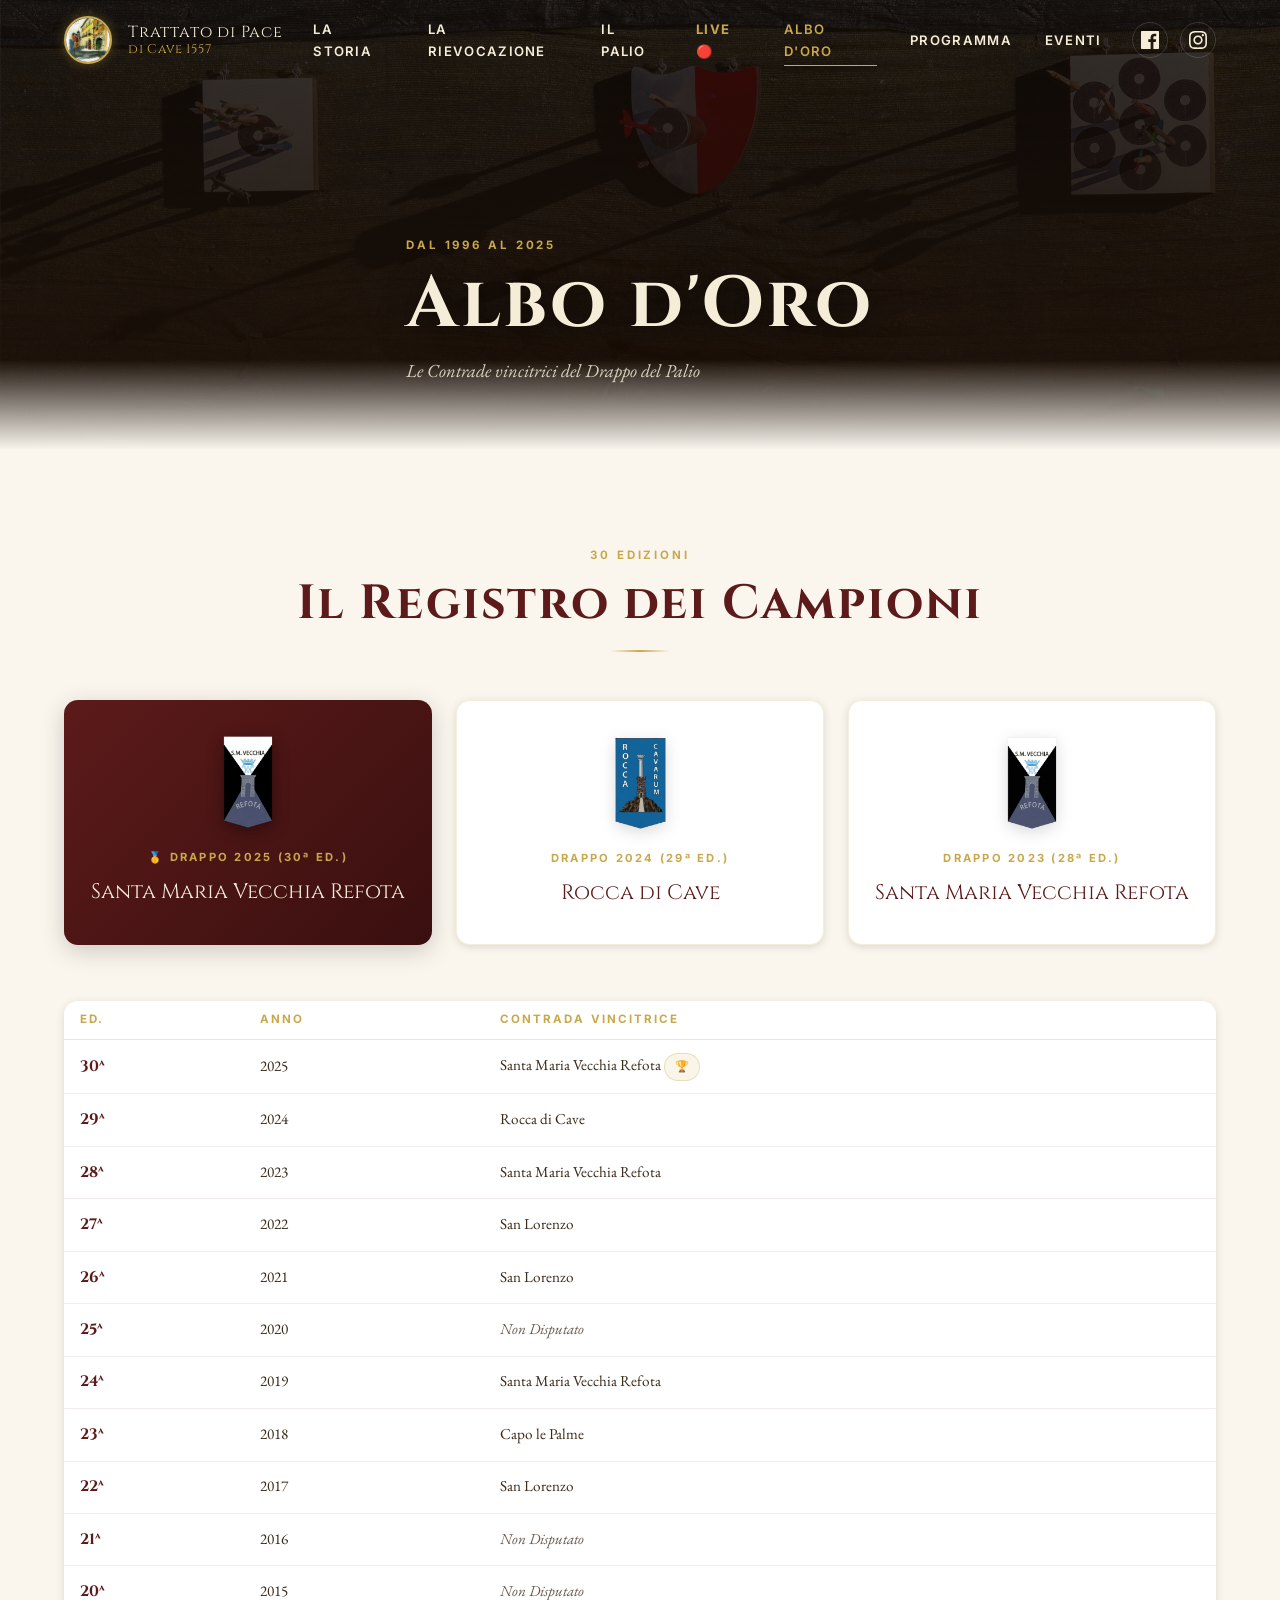
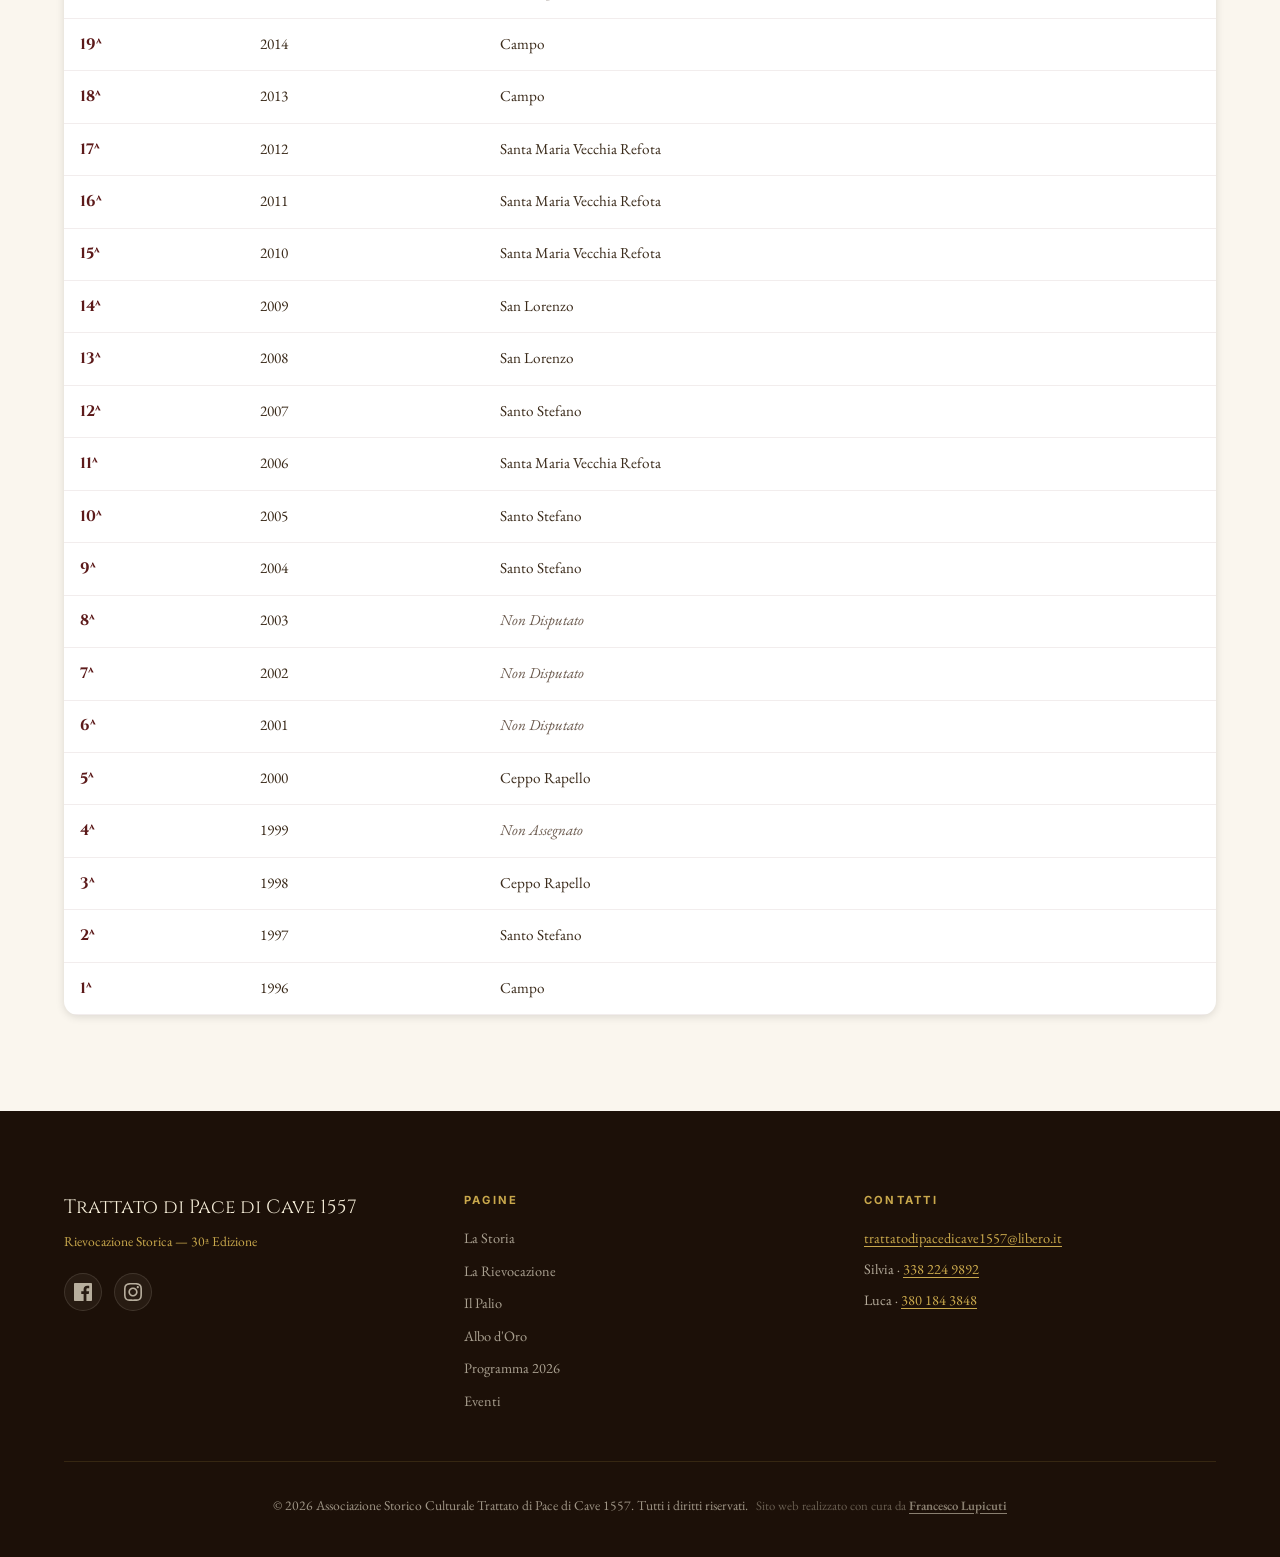
<file: albo.html>
<!DOCTYPE html>
<html lang="it" class="scroll-smooth">
<head>
    <!-- Google tag (gtag.js) -->
    <script async src="https://www.googletagmanager.com/gtag/js?id=G-98CZV315NG"></script>
    <script>
      window.dataLayer = window.dataLayer || [];
      function gtag(){dataLayer.push(arguments);}
      gtag('js', new Date());

      gtag('config', 'G-98CZV315NG');
    </script>
    <meta charset="UTF-8">
    <meta name="viewport" content="width=device-width, initial-scale=1.0">
    <meta name="description" content="Albo d'Oro del Palio di Cave — tutte le contrade vincitrici dal 1996 al 2025.">
    <meta property="og:title" content="Albo d'Oro | Trattato di Pace di Cave 1557">
    <meta property="og:type" content="website">
    <meta property="og:locale" content="it_IT">
    <title>Albo d'Oro | Trattato di Pace di Cave 1557</title>
    <link rel="preconnect" href="https://fonts.googleapis.com">
    <link rel="preconnect" href="https://fonts.gstatic.com" crossorigin>
    <link href="https://fonts.googleapis.com/css2?family=Cinzel:wght@400;600;700&family=EB+Garamond:ital,wght@0,400;0,500;1,400;1,500&family=Inter:wght@400;500;600;700&display=swap" rel="stylesheet">
    <link rel="stylesheet" href="css/style.css">
    <style>
        .contrada-badge {
            display: inline-flex; align-items: center; gap: .4rem;
            font-family: var(--font-sans); font-size: .75rem; font-weight: 600;
            padding: .2rem .75rem; border-radius: 100px;
            border: 1px solid currentColor; opacity: .85;
        }
    </style>
</head>
<body>

<header class="site-header" role="banner">
    <div class="container">
        <div class="header-inner">
            <a href="index.html" class="header-logo" aria-label="Trattato di Pace di Cave 1557 — Home">
                <img src="assets/images/logo.webp" alt="Logo Trattato di Pace di Cave 1557" class="logo-img">
                <div class="logo-text">Trattato di Pace<span>di Cave 1557</span></div>
            </a>
            <nav class="site-nav" aria-label="Navigazione principale">
                <a href="storia.html">La Storia</a>
                <a href="rievocazione.html">La Rievocazione</a>
                <a href="palio.html">Il Palio</a>
                <a href="live.html" style="color:var(--gold); font-weight:bold;">LIVE 🔴</a>
                <a href="albo.html" class="active">Albo d'Oro</a>
                <a href="programma.html">Programma</a>
                <a href="eventicollaborazioni.html">Eventi</a>
            </nav>
            <div class="header-social">
                <a href="https://www.facebook.com/PaceDiCave1557/" target="_blank" rel="noopener" aria-label="Facebook"><svg viewBox="0 0 24 24"><path d="M22.675 0h-21.35C.593 0 0 .593 0 1.325v21.351C0 23.407.593 24 1.325 24H12.82v-9.294H9.692v-3.622h3.128V8.413c0-3.1 1.893-4.788 4.659-4.788 1.325 0 2.463.099 2.795.143v3.24l-1.918.001c-1.504 0-1.795.715-1.795 1.763v2.312h3.587l-.467 3.622h-3.12V24h6.116C23.407 24 24 23.407 24 22.676V1.325C24 .593 23.407 0 22.675 0z"/></svg></a>
                <a href="https://www.instagram.com/trattatodipacedicave1557" target="_blank" rel="noopener" aria-label="Instagram"><svg viewBox="0 0 24 24"><path d="M12 2.163c3.204 0 3.584.012 4.85.07 3.252.148 4.771 1.691 4.919 4.919.058 1.265.069 1.645.069 4.849 0 3.205-.012 3.584-.069 4.849-.149 3.225-1.664 4.771-4.919 4.919-1.266.058-1.644.07-4.85.07-3.204 0-3.584-.012-4.849-.07-3.26-.149-4.771-1.699-4.919-4.92-.058-1.265-.07-1.644-.07-4.849 0-3.204.013-3.583.07-4.849.149-3.227 1.664-4.771 4.919-4.919 1.266-.057 1.645-.069 4.849-.069zm0-2.163c-3.259 0-3.667.014-4.947.072-4.358.2-6.78 2.618-6.98 6.98-.059 1.281-.073 1.689-.073 4.948 0 3.259.014 3.668.072 4.948.2 4.358 2.618 6.78 6.98 6.98 1.281.058 1.689.072 4.948.072 3.259 0 3.668-.014 4.948-.072 4.354-.2 6.782-2.618 6.979-6.98.059-1.28.073-1.689.073-4.948 0-3.259-.014-3.667-.072-4.947-.196-4.354-2.617-6.78-6.979-6.98-1.281-.059-1.69-.073-4.949-.073zm0 5.838c-3.403 0-6.162 2.759-6.162 6.162s2.759 6.163 6.162 6.163 6.162-2.759 6.162-6.163c0-3.403-2.759-6.162-6.162-6.162zm0 10.162c-2.209 0-4-1.79-4-4 0-2.209 1.791-4 4-4s4 1.791 4 4c0 2.21-1.791 4-4 4zm6.406-11.845c-.796 0-1.441.645-1.441 1.44s.645 1.44 1.441 1.44c.795 0 1.439-.645 1.439-1.44s-.644-1.44-1.439-1.44z"/></svg></a>
            </div>
            <button class="nav-toggle" id="nav-toggle" aria-label="Apri menu" aria-expanded="false" aria-controls="mobile-drawer">
                <svg fill="none" viewBox="0 0 24 24" stroke-width="2"><path stroke-linecap="round" stroke-linejoin="round" d="M4 6h16M4 12h16M4 18h16"/></svg>
            </button>
        </div>
    </div>
</header>

<div class="mobile-drawer" id="mobile-drawer" role="dialog" aria-modal="true" aria-label="Menu di navigazione">
    <div class="drawer-header">
        <div style="display:flex;align-items:center;gap:.75rem;">
            <img src="assets/images/logo.webp" alt="Logo Trattato di Pace di Cave 1557" class="logo-img" style="width:36px;height:36px;">
            <div class="drawer-header-logo">Trattato di Pace<span>di Cave 1557</span></div>
        </div>
        <button class="drawer-close" id="drawer-close" aria-label="Chiudi menu"><svg fill="none" viewBox="0 0 24 24" stroke-width="2"><path stroke-linecap="round" stroke-linejoin="round" d="M6 18L18 6M6 6l12 12"/></svg></button>
    </div>
    <nav>
        <a href="index.html">Home</a>
        <a href="storia.html">La Storia</a>
        <a href="rievocazione.html">La Rievocazione</a>
        <a href="palio.html">Il Palio</a>
        <a href="live.html" style="color:var(--gold); font-weight:bold;">LIVE 🔴</a>
        <a href="albo.html">Albo d'Oro</a>
        <a href="programma.html">Programma</a>
        <a href="eventicollaborazioni.html">Eventi</a>
    </nav>
    <div class="drawer-social">
        <a href="https://www.facebook.com/PaceDiCave1557/" target="_blank" rel="noopener" aria-label="Facebook"><svg viewBox="0 0 24 24"><path d="M22.675 0h-21.35C.593 0 0 .593 0 1.325v21.351C0 23.407.593 24 1.325 24H12.82v-9.294H9.692v-3.622h3.128V8.413c0-3.1 1.893-4.788 4.659-4.788 1.325 0 2.463.099 2.795.143v3.24l-1.918.001c-1.504 0-1.795.715-1.795 1.763v2.312h3.587l-.467 3.622h-3.12V24h6.116C23.407 24 24 23.407 24 22.676V1.325C24 .593 23.407 0 22.675 0z"/></svg></a>
        <a href="https://www.instagram.com/trattatodipacedicave1557" target="_blank" rel="noopener" aria-label="Instagram"><svg viewBox="0 0 24 24"><path d="M12 2.163c3.204 0 3.584.012 4.85.07 3.252.148 4.771 1.691 4.919 4.919.058 1.265.069 1.645.069 4.849 0 3.205-.012 3.584-.069 4.849-.149 3.225-1.664 4.771-4.919 4.919-1.266.058-1.644.07-4.85.07-3.204 0-3.584-.012-4.849-.07-3.26-.149-4.771-1.699-4.919-4.92-.058-1.265-.07-1.644-.07-4.849 0-3.204.013-3.583.07-4.849.149-3.227 1.664-4.771 4.919-4.919 1.266-.057 1.645-.069 4.849-.069zm0-2.163c-3.259 0-3.667.014-4.947.072-4.358.2-6.78 2.618-6.98 6.98-.059 1.281-.073 1.689-.073 4.948 0 3.259.014 3.668.072 4.948.2 4.358 2.618 6.78 6.98 6.98 1.281.058 1.689.072 4.948.072 3.259 0 3.668-.014 4.948-.072 4.354-.2 6.782-2.618 6.979-6.98.059-1.28.073-1.689.073-4.948 0-3.259-.014-3.667-.072-4.947-.196-4.354-2.617-6.78-6.979-6.98-1.281-.059-1.69-.073-4.949-.073zm0 5.838c-3.403 0-6.162 2.759-6.162 6.162s2.759 6.163 6.162 6.163 6.162-2.759 6.162-6.163c0-3.403-2.759-6.162-6.162-6.162zm0 10.162c-2.209 0-4-1.79-4-4 0-2.209 1.791-4 4-4s4 1.791 4 4c0 2.21-1.791 4-4 4zm6.406-11.845c-.796 0-1.441.645-1.441 1.44s.645 1.44 1.441 1.44c.795 0 1.439-.645 1.439-1.44s-.644-1.44-1.439-1.44z"/></svg></a>
    </div>
</div>

<main id="main-content">

<section class="page-hero hero-albo" aria-label="Intestazione pagina">
    <div class="container page-hero-content">
        <p class="section-eyebrow">Dal 1996 al 2025</p>
        <h1 class="display-title" style="font-size:clamp(2rem,6vw,4.5rem);">Albo d'Oro</h1>
        <p class="page-hero-subtitle">Le Contrade vincitrici del Drappo del Palio</p>
    </div>
</section>

<section class="section-pad section-parchment" aria-labelledby="albo-heading">
    <div class="container">
        <div class="text-center reveal" style="margin-bottom:3rem;">
            <p class="section-eyebrow">30 Edizioni</p>
            <h2 class="section-title" id="albo-heading">Il Registro dei Campioni</h2>
            <span class="gold-rule" aria-hidden="true"></span>
        </div>

        <!-- Recent winners highlight -->
        <div class="grid-3 reveal" style="margin-bottom:3.5rem;">
            <div style="background:linear-gradient(135deg,var(--burgundy),#3a0f0f);border-radius:var(--radius-md);padding:2rem 1.5rem;text-align:center;color:var(--cream);box-shadow:var(--shadow-md);display:flex;flex-direction:column;align-items:center;">
                <div style="width:70px;height:100px;margin-bottom:1rem;display:flex;align-items:center;justify-content:center;">
                    <img src="assets/images/contrade/contrada-santa-maria-vecchia-refota.webp" alt="Gonfalone Santa Maria Vecchia Refota" style="max-height:100%;max-width:100%;object-fit:contain;filter:drop-shadow(0 4px 8px rgba(0,0,0,.4));">
                </div>
                <div style="font-family:var(--font-sans);font-size:.7rem;font-weight:700;letter-spacing:.2em;text-transform:uppercase;color:var(--gold);margin-bottom:.5rem;">🥇 Drappo 2025 (30ª Ed.)</div>
                <div style="font-family:var(--font-serif);font-size:1.3rem;color:var(--cream);">Santa Maria Vecchia Refota</div>
            </div>
            <div style="background:white;border-radius:var(--radius-md);padding:2rem 1.5rem;text-align:center;box-shadow:var(--shadow-sm);border:1px solid rgba(201,168,76,.2);display:flex;flex-direction:column;align-items:center;">
                <div style="width:70px;height:100px;margin-bottom:1rem;display:flex;align-items:center;justify-content:center;">
                    <img src="assets/images/contrade/contrada-rocca.webp" alt="Gonfalone Rocca di Cave" style="max-height:100%;max-width:100%;object-fit:contain;filter:drop-shadow(0 4px 8px rgba(0,0,0,.15));">
                </div>
                <div style="font-family:var(--font-sans);font-size:.7rem;font-weight:700;letter-spacing:.2em;text-transform:uppercase;color:var(--gold);margin-bottom:.5rem;">Drappo 2024 (29ª Ed.)</div>
                <div style="font-family:var(--font-serif);font-size:1.3rem;color:var(--burgundy);">Rocca di Cave</div>
            </div>
            <div style="background:white;border-radius:var(--radius-md);padding:2rem 1.5rem;text-align:center;box-shadow:var(--shadow-sm);border:1px solid rgba(201,168,76,.2);display:flex;flex-direction:column;align-items:center;">
                <div style="width:70px;height:100px;margin-bottom:1rem;display:flex;align-items:center;justify-content:center;">
                    <img src="assets/images/contrade/contrada-santa-maria-vecchia-refota.webp" alt="Gonfalone Santa Maria Vecchia Refota" style="max-height:100%;max-width:100%;object-fit:contain;filter:drop-shadow(0 4px 8px rgba(0,0,0,.15));">
                </div>
                <div style="font-family:var(--font-sans);font-size:.7rem;font-weight:700;letter-spacing:.2em;text-transform:uppercase;color:var(--gold);margin-bottom:.5rem;">Drappo 2023 (28ª Ed.)</div>
                <div style="font-family:var(--font-serif);font-size:1.3rem;color:var(--burgundy);">Santa Maria Vecchia Refota</div>
            </div>
        </div>

        <!-- Full table -->
        <div class="reveal" style="background:white;border-radius:var(--radius-md);box-shadow:var(--shadow-sm);overflow:auto;">
            <table class="albo-table" aria-label="Albo d'oro completo">
                <thead>
                    <tr>
                        <th scope="col">Ed.</th>
                        <th scope="col">Anno</th>
                        <th scope="col">Contrada Vincitrice</th>
                    </tr>
                </thead>
                <tbody>
                    <tr><td class="edition">30ª</td><td>2025</td><td class="winner">Santa Maria Vecchia Refota <span class="albo-winner-badge">🏆</span></td></tr>
                    <tr><td class="edition">29ª</td><td>2024</td><td class="winner">Rocca di Cave</td></tr>
                    <tr><td class="edition">28ª</td><td>2023</td><td class="winner">Santa Maria Vecchia Refota</td></tr>
                    <tr><td class="edition">27ª</td><td>2022</td><td class="winner">San Lorenzo</td></tr>
                    <tr><td class="edition">26ª</td><td>2021</td><td class="winner">San Lorenzo</td></tr>
                    <tr><td class="edition">25ª</td><td>2020</td><td class="no-contest">Non Disputato</td></tr>
                    <tr><td class="edition">24ª</td><td>2019</td><td class="winner">Santa Maria Vecchia Refota</td></tr>
                    <tr><td class="edition">23ª</td><td>2018</td><td class="winner">Capo le Palme</td></tr>
                    <tr><td class="edition">22ª</td><td>2017</td><td class="winner">San Lorenzo</td></tr>
                    <tr><td class="edition">21ª</td><td>2016</td><td class="no-contest">Non Disputato</td></tr>
                    <tr><td class="edition">20ª</td><td>2015</td><td class="no-contest">Non Disputato</td></tr>
                    <tr><td class="edition">19ª</td><td>2014</td><td class="winner">Campo</td></tr>
                    <tr><td class="edition">18ª</td><td>2013</td><td class="winner">Campo</td></tr>
                    <tr><td class="edition">17ª</td><td>2012</td><td class="winner">Santa Maria Vecchia Refota</td></tr>
                    <tr><td class="edition">16ª</td><td>2011</td><td class="winner">Santa Maria Vecchia Refota</td></tr>
                    <tr><td class="edition">15ª</td><td>2010</td><td class="winner">Santa Maria Vecchia Refota</td></tr>
                    <tr><td class="edition">14ª</td><td>2009</td><td class="winner">San Lorenzo</td></tr>
                    <tr><td class="edition">13ª</td><td>2008</td><td class="winner">San Lorenzo</td></tr>
                    <tr><td class="edition">12ª</td><td>2007</td><td class="winner">Santo Stefano</td></tr>
                    <tr><td class="edition">11ª</td><td>2006</td><td class="winner">Santa Maria Vecchia Refota</td></tr>
                    <tr><td class="edition">10ª</td><td>2005</td><td class="winner">Santo Stefano</td></tr>
                    <tr><td class="edition">9ª</td><td>2004</td><td class="winner">Santo Stefano</td></tr>
                    <tr><td class="edition">8ª</td><td>2003</td><td class="no-contest">Non Disputato</td></tr>
                    <tr><td class="edition">7ª</td><td>2002</td><td class="no-contest">Non Disputato</td></tr>
                    <tr><td class="edition">6ª</td><td>2001</td><td class="no-contest">Non Disputato</td></tr>
                    <tr><td class="edition">5ª</td><td>2000</td><td class="winner">Ceppo Rapello</td></tr>
                    <tr><td class="edition">4ª</td><td>1999</td><td class="no-contest">Non Assegnato</td></tr>
                    <tr><td class="edition">3ª</td><td>1998</td><td class="winner">Ceppo Rapello</td></tr>
                    <tr><td class="edition">2ª</td><td>1997</td><td class="winner">Santo Stefano</td></tr>
                    <tr><td class="edition">1ª</td><td>1996</td><td class="winner">Campo</td></tr>
                </tbody>
            </table>
        </div>
    </div>
</section>

</main>

<footer class="site-footer" role="contentinfo">
    <div class="container">
        <div class="footer-grid">
            <div class="footer-brand">
                <div class="footer-brand-name">Trattato di Pace di Cave 1557</div>
                <div class="footer-brand-sub">Rievocazione Storica — 30ª Edizione</div>
                <div class="footer-social"><a href="https://www.facebook.com/PaceDiCave1557/" target="_blank" rel="noopener" aria-label="Facebook"><svg viewBox="0 0 24 24"><path d="M22.675 0h-21.35C.593 0 0 .593 0 1.325v21.351C0 23.407.593 24 1.325 24H12.82v-9.294H9.692v-3.622h3.128V8.413c0-3.1 1.893-4.788 4.659-4.788 1.325 0 2.463.099 2.795.143v3.24l-1.918.001c-1.504 0-1.795.715-1.795 1.763v2.312h3.587l-.467 3.622h-3.12V24h6.116C23.407 24 24 23.407 24 22.676V1.325C24 .593 23.407 0 22.675 0z"/></svg></a><a href="https://www.instagram.com/trattatodipacedicave1557" target="_blank" rel="noopener" aria-label="Instagram"><svg viewBox="0 0 24 24"><path d="M12 2.163c3.204 0 3.584.012 4.85.07 3.252.148 4.771 1.691 4.919 4.919.058 1.265.069 1.645.069 4.849 0 3.205-.012 3.584-.069 4.849-.149 3.225-1.664 4.771-4.919 4.919-1.266.058-1.644.07-4.85.07-3.204 0-3.584-.012-4.849-.07-3.26-.149-4.771-1.699-4.919-4.92-.058-1.265-.07-1.644-.07-4.849 0-3.204.013-3.583.07-4.849.149-3.227 1.664-4.771 4.919-4.919 1.266-.057 1.645-.069 4.849-.069zm0-2.163c-3.259 0-3.667.014-4.947.072-4.358.2-6.78 2.618-6.98 6.98-.059 1.281-.073 1.689-.073 4.948 0 3.259.014 3.668.072 4.948.2 4.358 2.618 6.78 6.98 6.98 1.281.058 1.689.072 4.948.072 3.259 0 3.668-.014 4.948-.072 4.354-.2 6.782-2.618 6.979-6.98.059-1.28.073-1.689.073-4.948 0-3.259-.014-3.667-.072-4.947-.196-4.354-2.617-6.78-6.979-6.98-1.281-.059-1.69-.073-4.949-.073zm0 5.838c-3.403 0-6.162 2.759-6.162 6.162s2.759 6.163 6.162 6.163 6.162-2.759 6.162-6.163c0-3.403-2.759-6.162-6.162-6.162zm0 10.162c-2.209 0-4-1.79-4-4 0-2.209 1.791-4 4-4s4 1.791 4 4c0 2.21-1.791 4-4 4zm6.406-11.845c-.796 0-1.441.645-1.441 1.44s.645 1.44 1.441 1.44c.795 0 1.439-.645 1.439-1.44s-.644-1.44-1.439-1.44z"/></svg></a></div>
            </div>
            <div><div class="footer-title">Pagine</div><nav class="footer-links"><a href="storia.html">La Storia</a><a href="rievocazione.html">La Rievocazione</a><a href="palio.html">Il Palio</a><a href="albo.html">Albo d'Oro</a><a href="programma.html">Programma 2026</a><a href="eventicollaborazioni.html">Eventi</a></nav></div>
            <div class="footer-contact"><div class="footer-title">Contatti</div><p><a href="mailto:trattatodipacedicave1557@libero.it">trattatodipacedicave1557@libero.it</a></p><p>Silvia · <a href="tel:3382249892">338 224 9892</a></p><p>Luca · <a href="tel:3801843848">380 184 3848</a></p></div>
        </div>
        <div class="footer-bottom">
            <span>&copy; 2026 Associazione Storico Culturale Trattato di Pace di Cave 1557. Tutti i diritti riservati.</span>
            <div class="footer-credit">Sito web realizzato con cura da <a href="mailto:francesco.lupicuti@gmail.com">Francesco Lupicuti</a></div>
        </div>
    </div>
</footer>

<div class="sticky-bar" role="navigation" aria-label="Azioni rapide">
    <a href="programma.html" class="btn btn-gold">📅 Programma</a>
    <a href="mailto:trattatodipacedicave1557@libero.it" class="btn btn-outline">✉ Contatti</a>
</div>

<script src="js/main.js"></script>
</body>
</html>
</file>
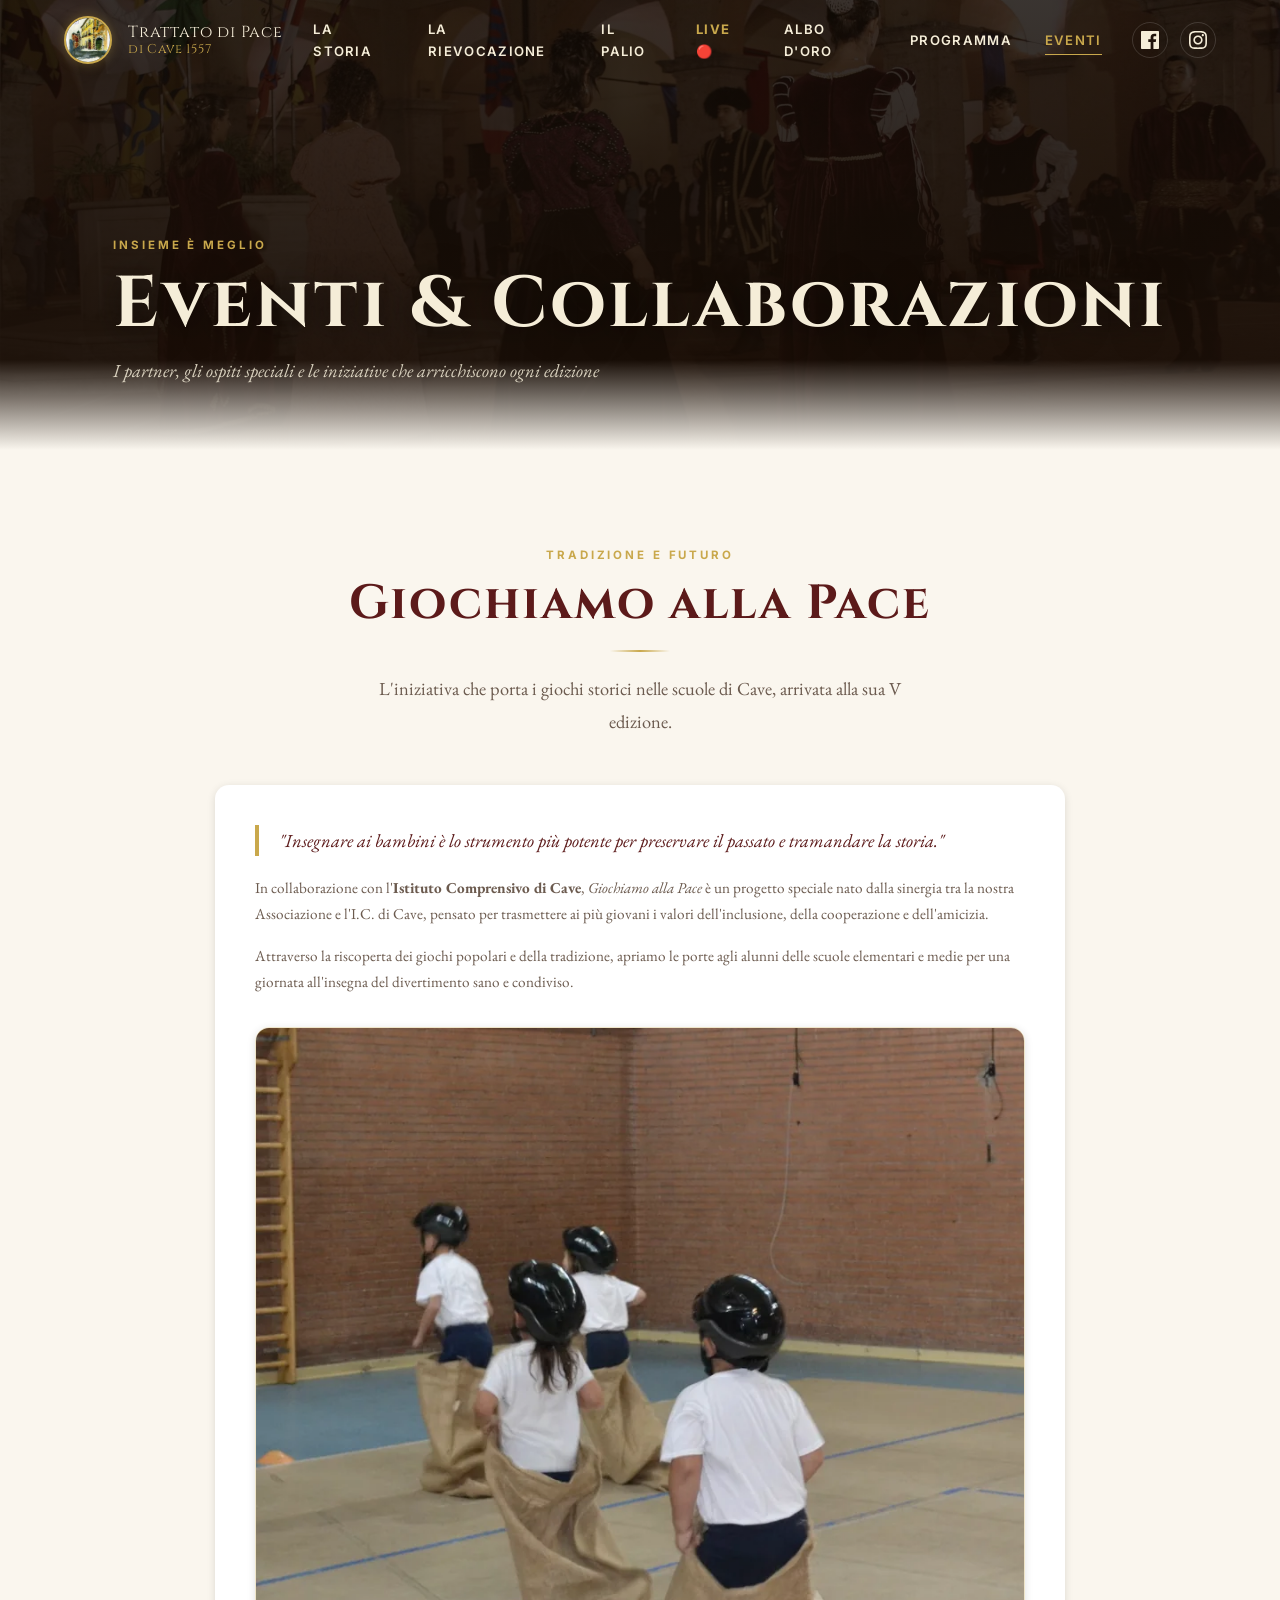
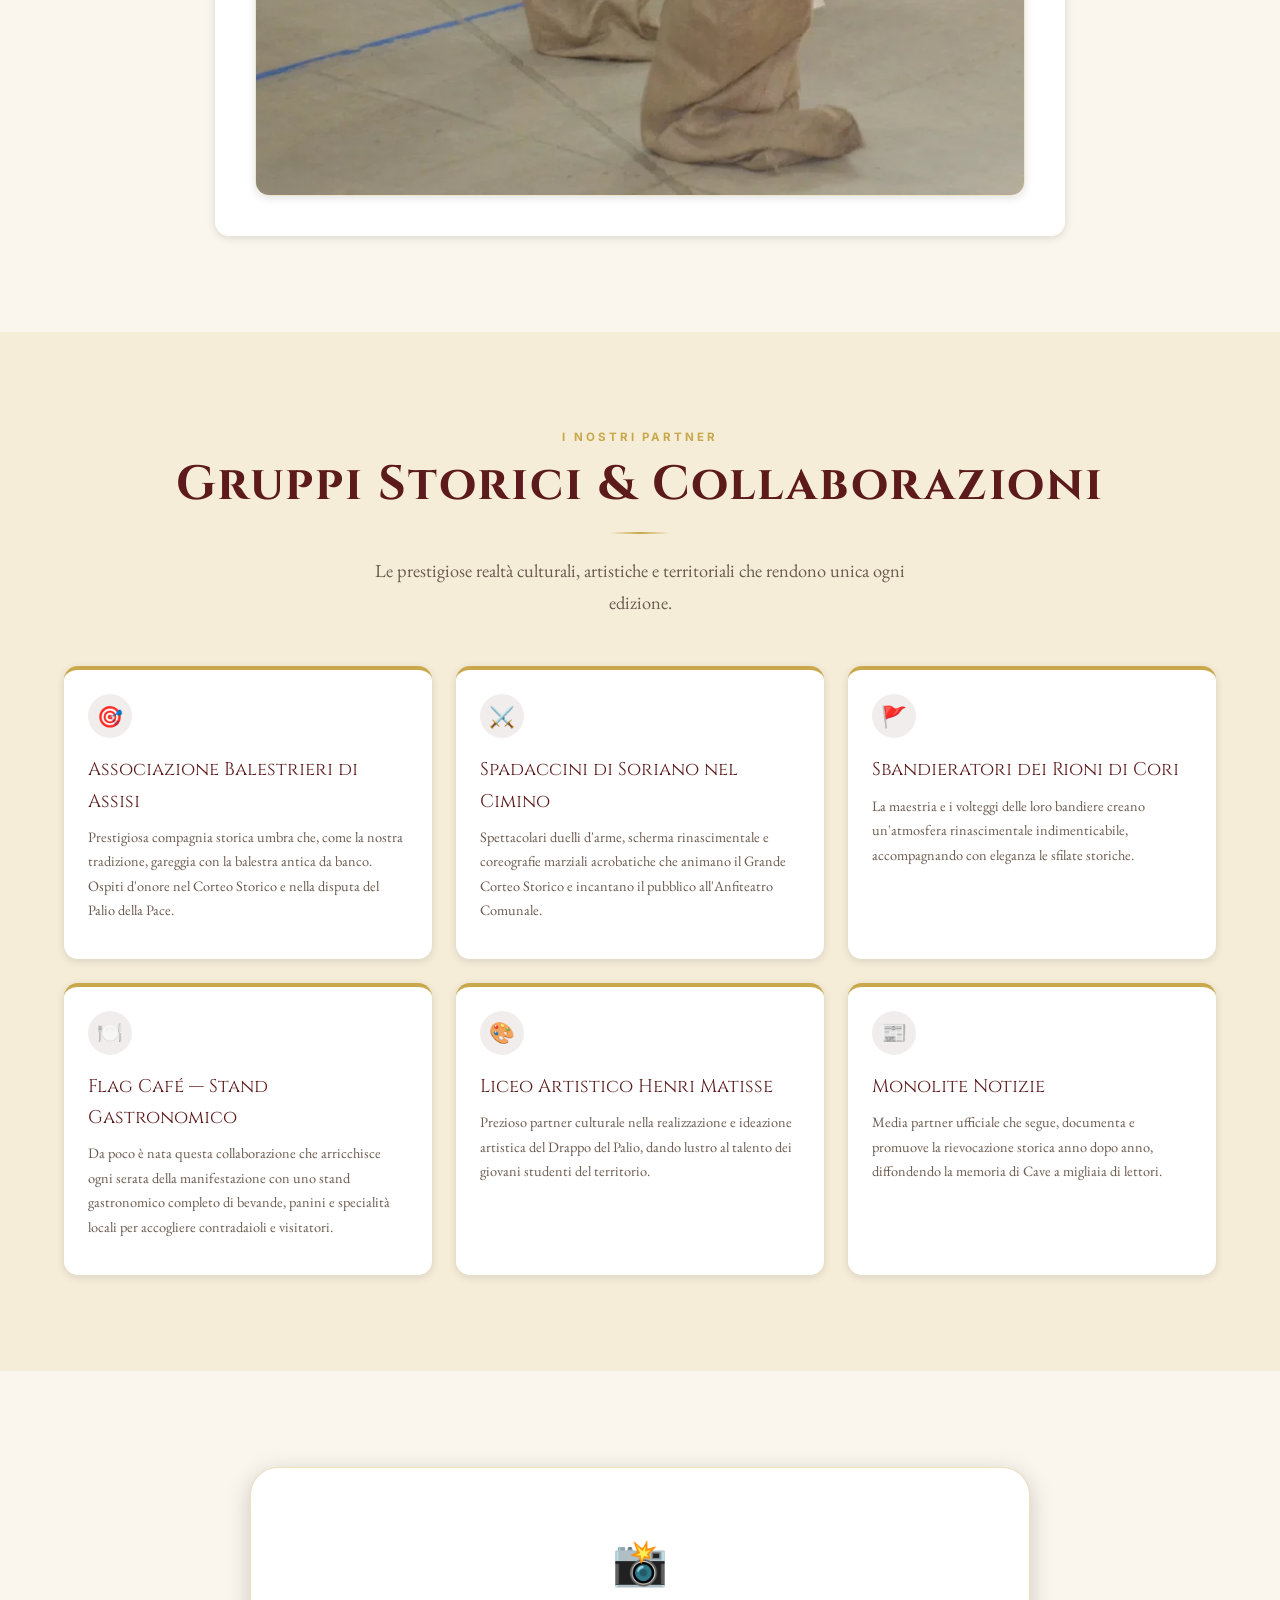
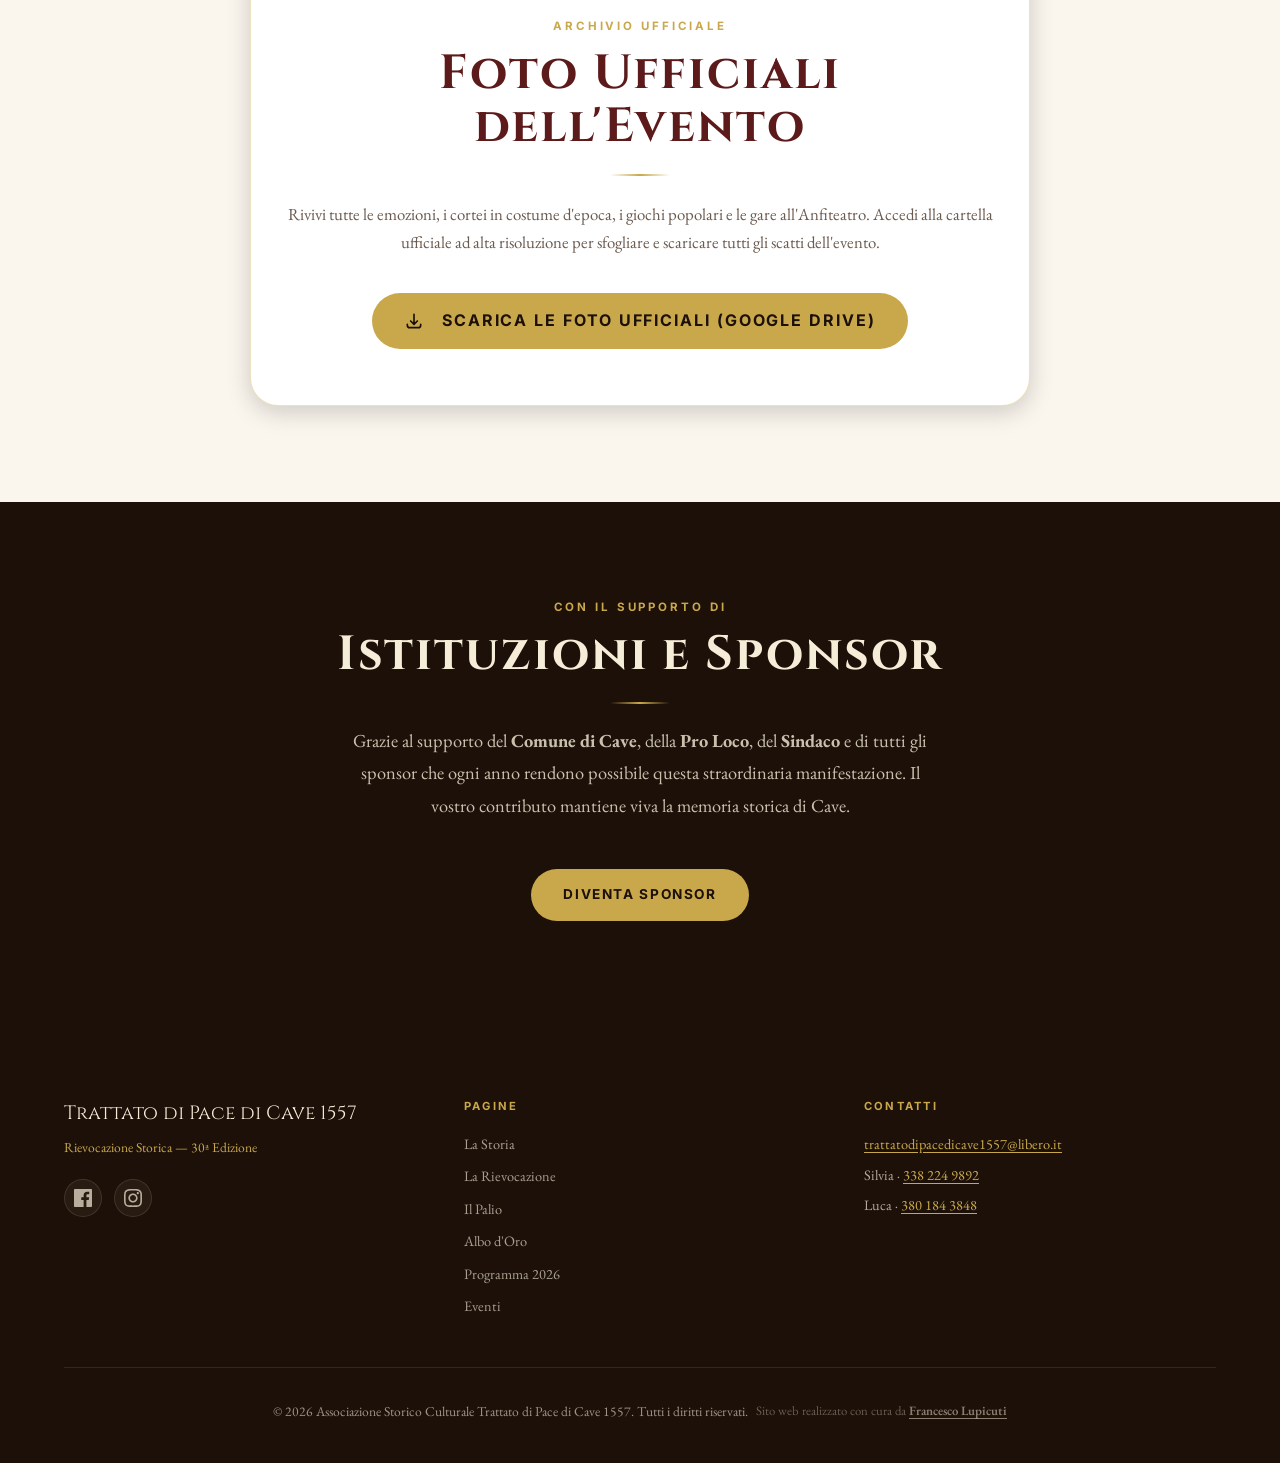
<file: eventicollaborazioni.html>
<!DOCTYPE html>
<html lang="it" class="scroll-smooth">
<head>
    <!-- Google tag (gtag.js) -->
    <script async src="https://www.googletagmanager.com/gtag/js?id=G-98CZV315NG"></script>
    <script>
      window.dataLayer = window.dataLayer || [];
      function gtag(){dataLayer.push(arguments);}
      gtag('js', new Date());

      gtag('config', 'G-98CZV315NG');
    </script>
    <meta charset="UTF-8">
    <meta name="viewport" content="width=device-width, initial-scale=1.0">
    <meta name="description" content="Eventi e Collaborazioni della Rievocazione Storica Trattato di Pace di Cave 1557 — partner, media e collaboratori.">
    <meta property="og:title" content="Eventi e Collaborazioni | Trattato di Pace di Cave 1557">
    <meta property="og:type" content="website">
    <meta property="og:locale" content="it_IT">
    <title>Eventi e Collaborazioni | Trattato di Pace di Cave 1557</title>
    <link rel="preconnect" href="https://fonts.googleapis.com">
    <link rel="preconnect" href="https://fonts.gstatic.com" crossorigin>
    <link href="https://fonts.googleapis.com/css2?family=Cinzel:wght@400;600;700&family=EB+Garamond:ital,wght@0,400;0,500;1,400;1,500&family=Inter:wght@400;500;600;700&display=swap" rel="stylesheet">
    <link rel="stylesheet" href="css/style.css">
</head>
<body>

<header class="site-header" role="banner">
    <div class="container">
        <div class="header-inner">
            <a href="index.html" class="header-logo" aria-label="Trattato di Pace di Cave 1557 — Home">
                <img src="assets/images/logo.webp" alt="Logo Trattato di Pace di Cave 1557" class="logo-img">
                <div class="logo-text">Trattato di Pace<span>di Cave 1557</span></div>
            </a>
            <nav class="site-nav" aria-label="Navigazione principale">
                <a href="storia.html">La Storia</a>
                <a href="rievocazione.html">La Rievocazione</a>
                <a href="palio.html">Il Palio</a>
                <a href="live.html" style="color:var(--gold); font-weight:bold;">LIVE 🔴</a>
                <a href="albo.html">Albo d'Oro</a>
                <a href="programma.html">Programma</a>
                <a href="eventicollaborazioni.html" class="active">Eventi</a>
            </nav>
            <div class="header-social">
                <a href="https://www.facebook.com/PaceDiCave1557/" target="_blank" rel="noopener" aria-label="Facebook"><svg viewBox="0 0 24 24"><path d="M22.675 0h-21.35C.593 0 0 .593 0 1.325v21.351C0 23.407.593 24 1.325 24H12.82v-9.294H9.692v-3.622h3.128V8.413c0-3.1 1.893-4.788 4.659-4.788 1.325 0 2.463.099 2.795.143v3.24l-1.918.001c-1.504 0-1.795.715-1.795 1.763v2.312h3.587l-.467 3.622h-3.12V24h6.116C23.407 24 24 23.407 24 22.676V1.325C24 .593 23.407 0 22.675 0z"/></svg></a>
                <a href="https://www.instagram.com/trattatodipacedicave1557" target="_blank" rel="noopener" aria-label="Instagram"><svg viewBox="0 0 24 24"><path d="M12 2.163c3.204 0 3.584.012 4.85.07 3.252.148 4.771 1.691 4.919 4.919.058 1.265.069 1.645.069 4.849 0 3.205-.012 3.584-.069 4.849-.149 3.225-1.664 4.771-4.919 4.919-1.266.058-1.644.07-4.85.07-3.204 0-3.584-.012-4.849-.07-3.26-.149-4.771-1.699-4.919-4.92-.058-1.265-.07-1.644-.07-4.849 0-3.204.013-3.583.07-4.849.149-3.227 1.664-4.771 4.919-4.919 1.266-.057 1.645-.069 4.849-.069zm0-2.163c-3.259 0-3.667.014-4.947.072-4.358.2-6.78 2.618-6.98 6.98-.059 1.281-.073 1.689-.073 4.948 0 3.259.014 3.668.072 4.948.2 4.358 2.618 6.78 6.98 6.98 1.281.058 1.689.072 4.948.072 3.259 0 3.668-.014 4.948-.072 4.354-.2 6.782-2.618 6.979-6.98.059-1.28.073-1.689.073-4.948 0-3.259-.014-3.667-.072-4.947-.196-4.354-2.617-6.78-6.979-6.98-1.281-.059-1.69-.073-4.949-.073zm0 5.838c-3.403 0-6.162 2.759-6.162 6.162s2.759 6.163 6.162 6.163 6.162-2.759 6.162-6.163c0-3.403-2.759-6.162-6.162-6.162zm0 10.162c-2.209 0-4-1.79-4-4 0-2.209 1.791-4 4-4s4 1.791 4 4c0 2.21-1.791 4-4 4zm6.406-11.845c-.796 0-1.441.645-1.441 1.44s.645 1.44 1.441 1.44c.795 0 1.439-.645 1.439-1.44s-.644-1.44-1.439-1.44z"/></svg></a>
            </div>
            <button class="nav-toggle" id="nav-toggle" aria-label="Apri menu" aria-expanded="false" aria-controls="mobile-drawer">
                <svg fill="none" viewBox="0 0 24 24" stroke-width="2"><path stroke-linecap="round" stroke-linejoin="round" d="M4 6h16M4 12h16M4 18h16"/></svg>
            </button>
        </div>
    </div>
</header>

<div class="mobile-drawer" id="mobile-drawer" role="dialog" aria-modal="true" aria-label="Menu di navigazione">
    <div class="drawer-header">
        <div style="display:flex;align-items:center;gap:.75rem;">
            <img src="assets/images/logo.webp" alt="Logo Trattato di Pace di Cave 1557" class="logo-img" style="width:36px;height:36px;">
            <div class="drawer-header-logo">Trattato di Pace<span>di Cave 1557</span></div>
        </div>
        <button class="drawer-close" id="drawer-close" aria-label="Chiudi menu"><svg fill="none" viewBox="0 0 24 24" stroke-width="2"><path stroke-linecap="round" stroke-linejoin="round" d="M6 18L18 6M6 6l12 12"/></svg></button>
    </div>
    <nav>
        <a href="index.html">Home</a>
        <a href="storia.html">La Storia</a>
        <a href="rievocazione.html">La Rievocazione</a>
        <a href="palio.html">Il Palio</a>
        <a href="live.html" style="color:var(--gold); font-weight:bold;">LIVE 🔴</a>
        <a href="albo.html">Albo d'Oro</a>
        <a href="programma.html">Programma</a>
        <a href="eventicollaborazioni.html">Eventi</a>
    </nav>
    <div class="drawer-social">
        <a href="https://www.facebook.com/PaceDiCave1557/" target="_blank" rel="noopener" aria-label="Facebook"><svg viewBox="0 0 24 24"><path d="M22.675 0h-21.35C.593 0 0 .593 0 1.325v21.351C0 23.407.593 24 1.325 24H12.82v-9.294H9.692v-3.622h3.128V8.413c0-3.1 1.893-4.788 4.659-4.788 1.325 0 2.463.099 2.795.143v3.24l-1.918.001c-1.504 0-1.795.715-1.795 1.763v2.312h3.587l-.467 3.622h-3.12V24h6.116C23.407 24 24 23.407 24 22.676V1.325C24 .593 23.407 0 22.675 0z"/></svg></a>
        <a href="https://www.instagram.com/trattatodipacedicave1557" target="_blank" rel="noopener" aria-label="Instagram"><svg viewBox="0 0 24 24"><path d="M12 2.163c3.204 0 3.584.012 4.85.07 3.252.148 4.771 1.691 4.919 4.919.058 1.265.069 1.645.069 4.849 0 3.205-.012 3.584-.069 4.849-.149 3.225-1.664 4.771-4.919 4.919-1.266.058-1.644.07-4.85.07-3.204 0-3.584-.012-4.849-.07-3.26-.149-4.771-1.699-4.919-4.92-.058-1.265-.07-1.644-.07-4.849 0-3.204.013-3.583.07-4.849.149-3.227 1.664-4.771 4.919-4.919 1.266-.057 1.645-.069 4.849-.069zm0-2.163c-3.259 0-3.667.014-4.947.072-4.358.2-6.78 2.618-6.98 6.98-.059 1.281-.073 1.689-.073 4.948 0 3.259.014 3.668.072 4.948.2 4.358 2.618 6.78 6.98 6.98 1.281.058 1.689.072 4.948.072 3.259 0 3.668-.014 4.948-.072 4.354-.2 6.782-2.618 6.979-6.98.059-1.28.073-1.689.073-4.948 0-3.259-.014-3.667-.072-4.947-.196-4.354-2.617-6.78-6.979-6.98-1.281-.059-1.69-.073-4.949-.073zm0 5.838c-3.403 0-6.162 2.759-6.162 6.162s2.759 6.163 6.162 6.163 6.162-2.759 6.162-6.163c0-3.403-2.759-6.162-6.162-6.162zm0 10.162c-2.209 0-4-1.79-4-4 0-2.209 1.791-4 4-4s4 1.791 4 4c0 2.21-1.791 4-4 4zm6.406-11.845c-.796 0-1.441.645-1.441 1.44s.645 1.44 1.441 1.44c.795 0 1.439-.645 1.439-1.44s-.644-1.44-1.439-1.44z"/></svg></a>
    </div>
</div>

<main id="main-content">

<section class="page-hero hero-eventi" aria-label="Intestazione pagina">
    <div class="container page-hero-content">
        <p class="section-eyebrow">Insieme è meglio</p>
        <h1 class="display-title" style="font-size:clamp(2rem,6vw,4.5rem);">Eventi & Collaborazioni</h1>
        <p class="page-hero-subtitle">I partner, gli ospiti speciali e le iniziative che arricchiscono ogni edizione</p>
    </div>
</section>

<!-- Gioca alla Pace -->
<section class="section-pad section-parchment" aria-labelledby="giochiamo-heading">
    <div class="container">
        <div class="text-center reveal" style="margin-bottom:3rem;">
            <p class="section-eyebrow">Tradizione e Futuro</p>
            <h2 class="section-title" id="giochiamo-heading">Giochiamo alla Pace</h2>
            <span class="gold-rule" aria-hidden="true"></span>
            <p class="section-lead" style="margin:0 auto;text-align:center;">L'iniziativa che porta i giochi storici nelle scuole di Cave, arrivata alla sua V edizione.</p>
        </div>
        <div style="background:white;border-radius:var(--radius-md);padding:2.5rem;box-shadow:var(--shadow-sm);max-width:850px;margin:0 auto;" class="reveal">
            <div style="display:grid;grid-template-columns:1fr;gap:2rem;align-items:center;" class="grid-2">
                <div>
                    <blockquote style="font-family:var(--font-body);font-size:1.15rem;font-style:italic;color:var(--burgundy);border-left:4px solid var(--gold);padding-left:1.25rem;margin-bottom:1.25rem;">
                        "Insegnare ai bambini è lo strumento più potente per preservare il passato e tramandare la storia."
                    </blockquote>
                    <p style="color:var(--slate);line-height:1.7;font-size:.95rem;margin-bottom:1rem;">
                        In collaborazione con l'<strong>Istituto Comprensivo di Cave</strong>, <em>Giochiamo alla Pace</em> è un progetto speciale nato dalla sinergia tra la nostra Associazione e l'I.C. di Cave, pensato per trasmettere ai più giovani i valori dell'inclusione, della cooperazione e dell'amicizia.
                    </p>
                    <p style="color:var(--slate);line-height:1.7;font-size:.95rem;">
                        Attraverso la riscoperta dei giochi popolari e della tradizione, apriamo le porte agli alunni delle scuole elementari e medie per una giornata all'insegna del divertimento sano e condiviso.
                    </p>
                </div>
                <div style="border-radius:var(--radius-md);overflow:hidden;box-shadow:var(--shadow-sm);border:1px solid rgba(201,168,76,.3);height:100%;min-height:220px;">
                    <img src="assets/images/bambini.webp" alt="Giochiamo alla Pace con i bambini delle scuole di Cave" style="width:100%;height:100%;object-fit:cover;">
                </div>
            </div>
        </div>
    </div>
</section>

<!-- Collaboratori fissi -->
<section class="section-pad section-cream" aria-labelledby="collab-heading">
    <div class="container">
        <div class="text-center reveal" style="margin-bottom:3rem;">
            <p class="section-eyebrow">I nostri Partner</p>
            <h2 class="section-title" id="collab-heading">Gruppi Storici & Collaborazioni</h2>
            <span class="gold-rule" aria-hidden="true"></span>
            <p class="section-lead" style="margin:0 auto;text-align:center;">Le prestigiose realtà culturali, artistiche e territoriali che rendono unica ogni edizione.</p>
        </div>
        <div class="grid-3">
            <div class="game-card reveal reveal-delay-1" style="border-top-color:var(--gold);">
                <div class="game-icon">🎯</div>
                <div class="game-title">Associazione Balestrieri di Assisi</div>
                <p class="game-desc">Prestigiosa compagnia storica umbra che, come la nostra tradizione, gareggia con la balestra antica da banco. Ospiti d'onore nel Corteo Storico e nella disputa del Palio della Pace.</p>
            </div>
            <div class="game-card reveal reveal-delay-2" style="border-top-color:var(--gold);">
                <div class="game-icon">⚔️</div>
                <div class="game-title">Spadaccini di Soriano nel Cimino</div>
                <p class="game-desc">Spettacolari duelli d'arme, scherma rinascimentale e coreografie marziali acrobatiche che animano il Grande Corteo Storico e incantano il pubblico all'Anfiteatro Comunale.</p>
            </div>
            <div class="game-card reveal reveal-delay-3" style="border-top-color:var(--gold);">
                <div class="game-icon">🚩</div>
                <div class="game-title">Sbandieratori dei Rioni di Cori</div>
                <p class="game-desc">La maestria e i volteggi delle loro bandiere creano un'atmosfera rinascimentale indimenticabile, accompagnando con eleganza le sfilate storiche.</p>
            </div>
            <div class="game-card reveal" style="border-top-color:var(--gold);">
                <div class="game-icon">🍽️</div>
                <div class="game-title">Flag Café — Stand Gastronomico</div>
                <p class="game-desc">Da poco è nata questa collaborazione che arricchisce ogni serata della manifestazione con uno stand gastronomico completo di bevande, panini e specialità locali per accogliere contradaioli e visitatori.</p>
            </div>
            <div class="game-card reveal reveal-delay-1" style="border-top-color:var(--gold);">
                <div class="game-icon">🎨</div>
                <div class="game-title">Liceo Artistico Henri Matisse</div>
                <p class="game-desc">Prezioso partner culturale nella realizzazione e ideazione artistica del Drappo del Palio, dando lustro al talento dei giovani studenti del territorio.</p>
            </div>
            <div class="game-card reveal reveal-delay-2" style="border-top-color:var(--gold);">
                <div class="game-icon">📰</div>
                <div class="game-title">Monolite Notizie</div>
                <p class="game-desc">Media partner ufficiale che segue, documenta e promuove la rievocazione storica anno dopo anno, diffondendo la memoria di Cave a migliaia di lettori.</p>
            </div>
        </div>
    </div>
</section>

<!-- Galleria Foto Ufficiali dell'Evento -->
<section class="section-pad section-parchment" aria-labelledby="foto-heading">
    <div class="container text-center reveal">
        <div style="max-width:780px;margin:0 auto;background:white;border-radius:var(--radius-lg);padding:3.5rem 2rem;box-shadow:var(--shadow-md);border:1px solid rgba(201,168,76,.35);">
            <div style="font-size:2.8rem;margin-bottom:1rem;color:var(--gold);">📸</div>
            <p class="section-eyebrow">Archivio Ufficiale</p>
            <h2 class="section-title" id="foto-heading" style="margin-bottom:1rem;">Foto Ufficiali dell'Evento</h2>
            <span class="gold-rule" aria-hidden="true" style="margin-bottom:1.5rem;"></span>
            <p style="color:var(--slate);font-size:1.05rem;line-height:1.7;margin-bottom:2.25rem;">
                Rivivi tutte le emozioni, i cortei in costume d'epoca, i giochi popolari e le gare all'Anfiteatro. 
                Accedi alla cartella ufficiale ad alta risoluzione per sfogliare e scaricare tutti gli scatti dell'evento.
            </p>
            <a href="https://drive.google.com/drive/folders/1eJIru0leKerA88tBAgVl0nBlL_F3NpKo" target="_blank" rel="noopener" class="btn btn-gold" id="drive-photos-btn" style="font-size:1rem;padding:.9rem 2rem;">
                <svg fill="none" viewBox="0 0 24 24" stroke="currentColor" stroke-width="2" style="width:20px;height:20px;margin-right:8px;"><path stroke-linecap="round" stroke-linejoin="round" d="M4 16v1a3 3 0 003 3h10a3 3 0 003-3v-1m-4-4l-4 4m0 0l-4-4m4 4V4"/></svg>
                Scarica le Foto Ufficiali (Google Drive)
            </a>
        </div>
    </div>
</section>

<!-- Supporters -->
<section class="section-pad section-dark" aria-labelledby="patrocinio-heading">
    <div class="container-sm text-center reveal">
        <p class="section-eyebrow">Con il supporto di</p>
        <h2 class="section-title light" id="patrocinio-heading">Istituzioni e Sponsor</h2>
        <span class="gold-rule" aria-hidden="true"></span>
        <p class="section-lead light" style="margin:0 auto 3rem;text-align:center;">
            Grazie al supporto del <strong>Comune di Cave</strong>, della <strong>Pro Loco</strong>, 
            del <strong>Sindaco</strong> e di tutti gli sponsor che ogni anno rendono possibile questa 
            straordinaria manifestazione. Il vostro contributo mantiene viva la memoria storica di Cave.
        </p>
        <a href="mailto:trattatodipacedicave1557@libero.it" class="btn btn-gold">Diventa Sponsor</a>
    </div>
</section>

</main>

<footer class="site-footer" role="contentinfo">
    <div class="container">
        <div class="footer-grid">
            <div class="footer-brand">
                <div class="footer-brand-name">Trattato di Pace di Cave 1557</div>
                <div class="footer-brand-sub">Rievocazione Storica — 30ª Edizione</div>
                <div class="footer-social"><a href="https://www.facebook.com/PaceDiCave1557/" target="_blank" rel="noopener" aria-label="Facebook"><svg viewBox="0 0 24 24"><path d="M22.675 0h-21.35C.593 0 0 .593 0 1.325v21.351C0 23.407.593 24 1.325 24H12.82v-9.294H9.692v-3.622h3.128V8.413c0-3.1 1.893-4.788 4.659-4.788 1.325 0 2.463.099 2.795.143v3.24l-1.918.001c-1.504 0-1.795.715-1.795 1.763v2.312h3.587l-.467 3.622h-3.12V24h6.116C23.407 24 24 23.407 24 22.676V1.325C24 .593 23.407 0 22.675 0z"/></svg></a><a href="https://www.instagram.com/trattatodipacedicave1557" target="_blank" rel="noopener" aria-label="Instagram"><svg viewBox="0 0 24 24"><path d="M12 2.163c3.204 0 3.584.012 4.85.07 3.252.148 4.771 1.691 4.919 4.919.058 1.265.069 1.645.069 4.849 0 3.205-.012 3.584-.069 4.849-.149 3.225-1.664 4.771-4.919 4.919-1.266.058-1.644.07-4.85.07-3.204 0-3.584-.012-4.849-.07-3.26-.149-4.771-1.699-4.919-4.92-.058-1.265-.07-1.644-.07-4.849 0-3.204.013-3.583.07-4.849.149-3.227 1.664-4.771 4.919-4.919 1.266-.057 1.645-.069 4.849-.069zm0-2.163c-3.259 0-3.667.014-4.947.072-4.358.2-6.78 2.618-6.98 6.98-.059 1.281-.073 1.689-.073 4.948 0 3.259.014 3.668.072 4.948.2 4.358 2.618 6.78 6.98 6.98 1.281.058 1.689.072 4.948.072 3.259 0 3.668-.014 4.948-.072 4.354-.2 6.782-2.618 6.979-6.98.059-1.28.073-1.689.073-4.948 0-3.259-.014-3.667-.072-4.947-.196-4.354-2.617-6.78-6.979-6.98-1.281-.059-1.69-.073-4.949-.073zm0 5.838c-3.403 0-6.162 2.759-6.162 6.162s2.759 6.163 6.162 6.163 6.162-2.759 6.162-6.163c0-3.403-2.759-6.162-6.162-6.162zm0 10.162c-2.209 0-4-1.79-4-4 0-2.209 1.791-4 4-4s4 1.791 4 4c0 2.21-1.791 4-4 4zm6.406-11.845c-.796 0-1.441.645-1.441 1.44s.645 1.44 1.441 1.44c.795 0 1.439-.645 1.439-1.44s-.644-1.44-1.439-1.44z"/></svg></a></div>
            </div>
            <div><div class="footer-title">Pagine</div><nav class="footer-links"><a href="storia.html">La Storia</a><a href="rievocazione.html">La Rievocazione</a><a href="palio.html">Il Palio</a><a href="albo.html">Albo d'Oro</a><a href="programma.html">Programma 2026</a><a href="eventicollaborazioni.html">Eventi</a></nav></div>
            <div class="footer-contact"><div class="footer-title">Contatti</div><p><a href="mailto:trattatodipacedicave1557@libero.it">trattatodipacedicave1557@libero.it</a></p><p>Silvia · <a href="tel:3382249892">338 224 9892</a></p><p>Luca · <a href="tel:3801843848">380 184 3848</a></p></div>
        </div>
        <div class="footer-bottom">
            <span>&copy; 2026 Associazione Storico Culturale Trattato di Pace di Cave 1557. Tutti i diritti riservati.</span>
            <div class="footer-credit">Sito web realizzato con cura da <a href="mailto:francesco.lupicuti@gmail.com">Francesco Lupicuti</a></div>
        </div>
    </div>
</footer>

<div class="sticky-bar" role="navigation" aria-label="Azioni rapide">
    <a href="programma.html" class="btn btn-gold">📅 Programma</a>
    <a href="mailto:trattatodipacedicave1557@libero.it" class="btn btn-outline">✉ Contatti</a>
</div>

<script src="js/main.js"></script>
</body>
</html>
</file>
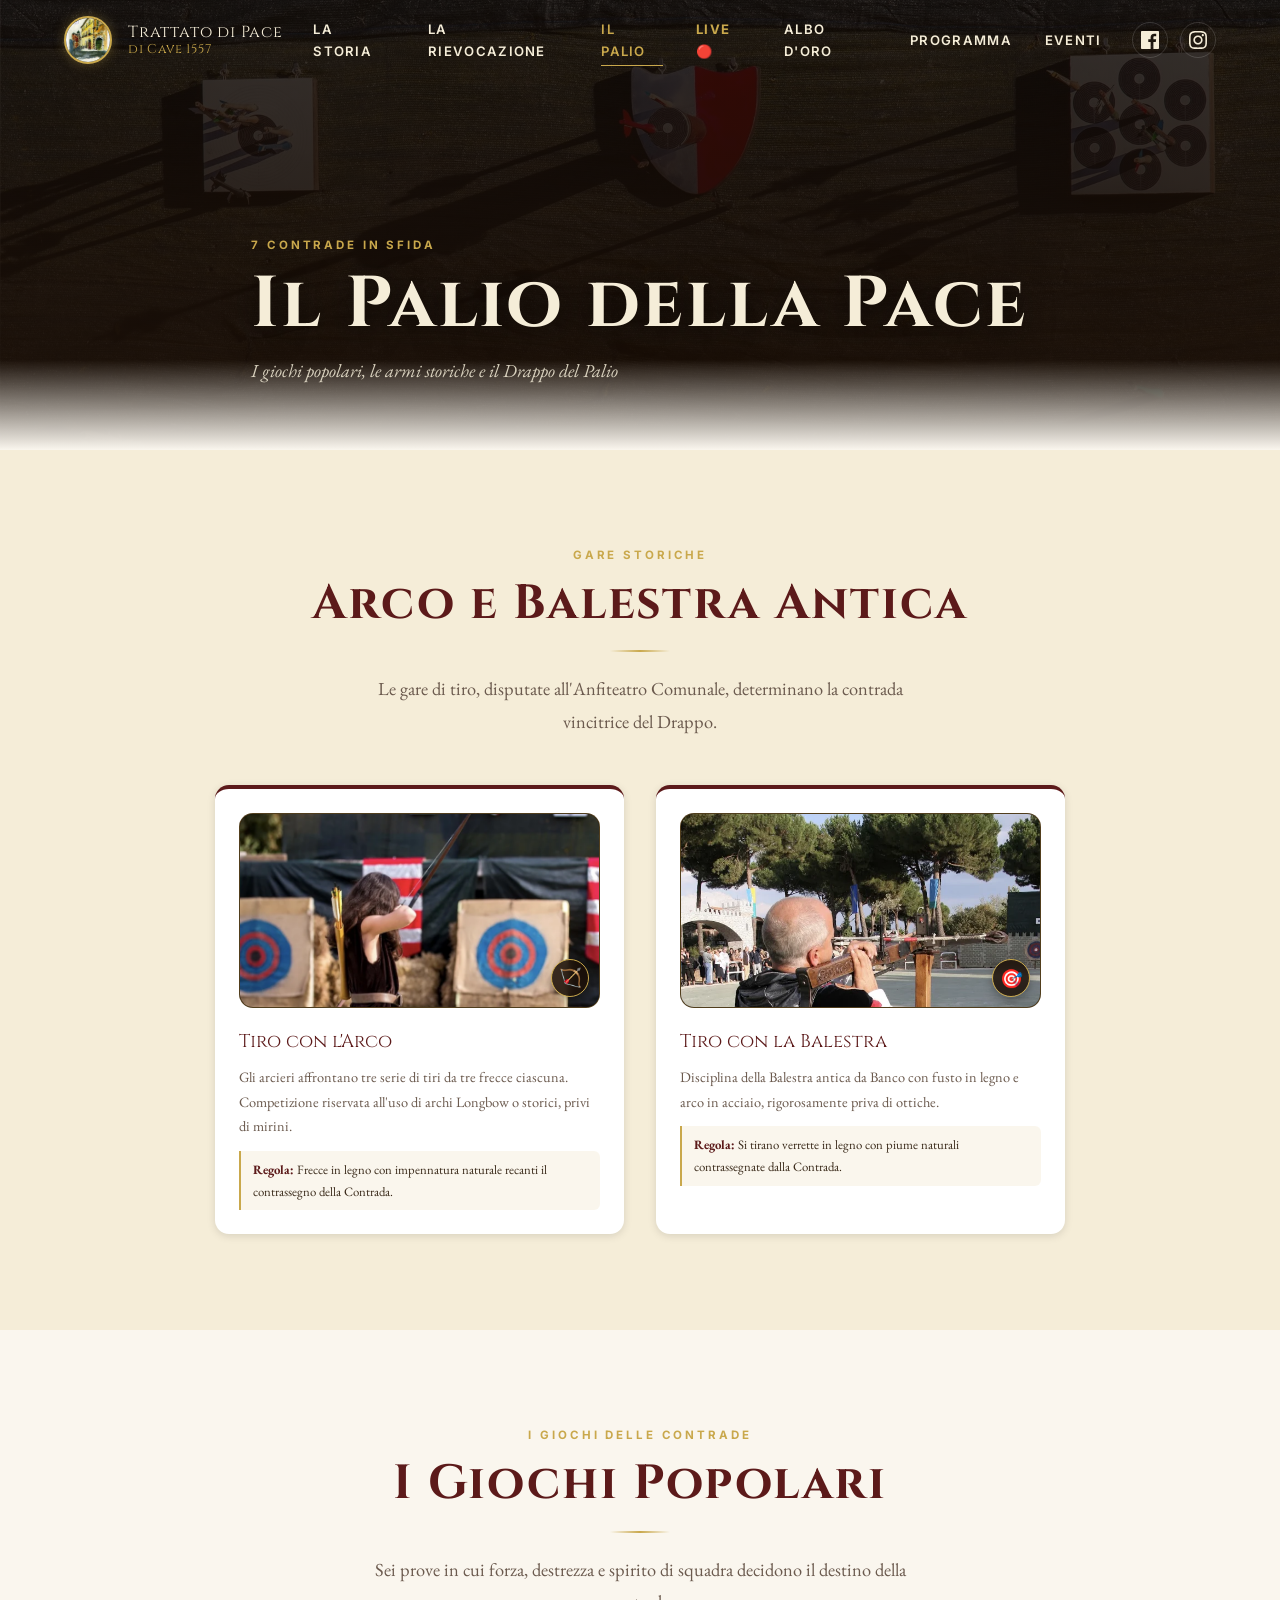
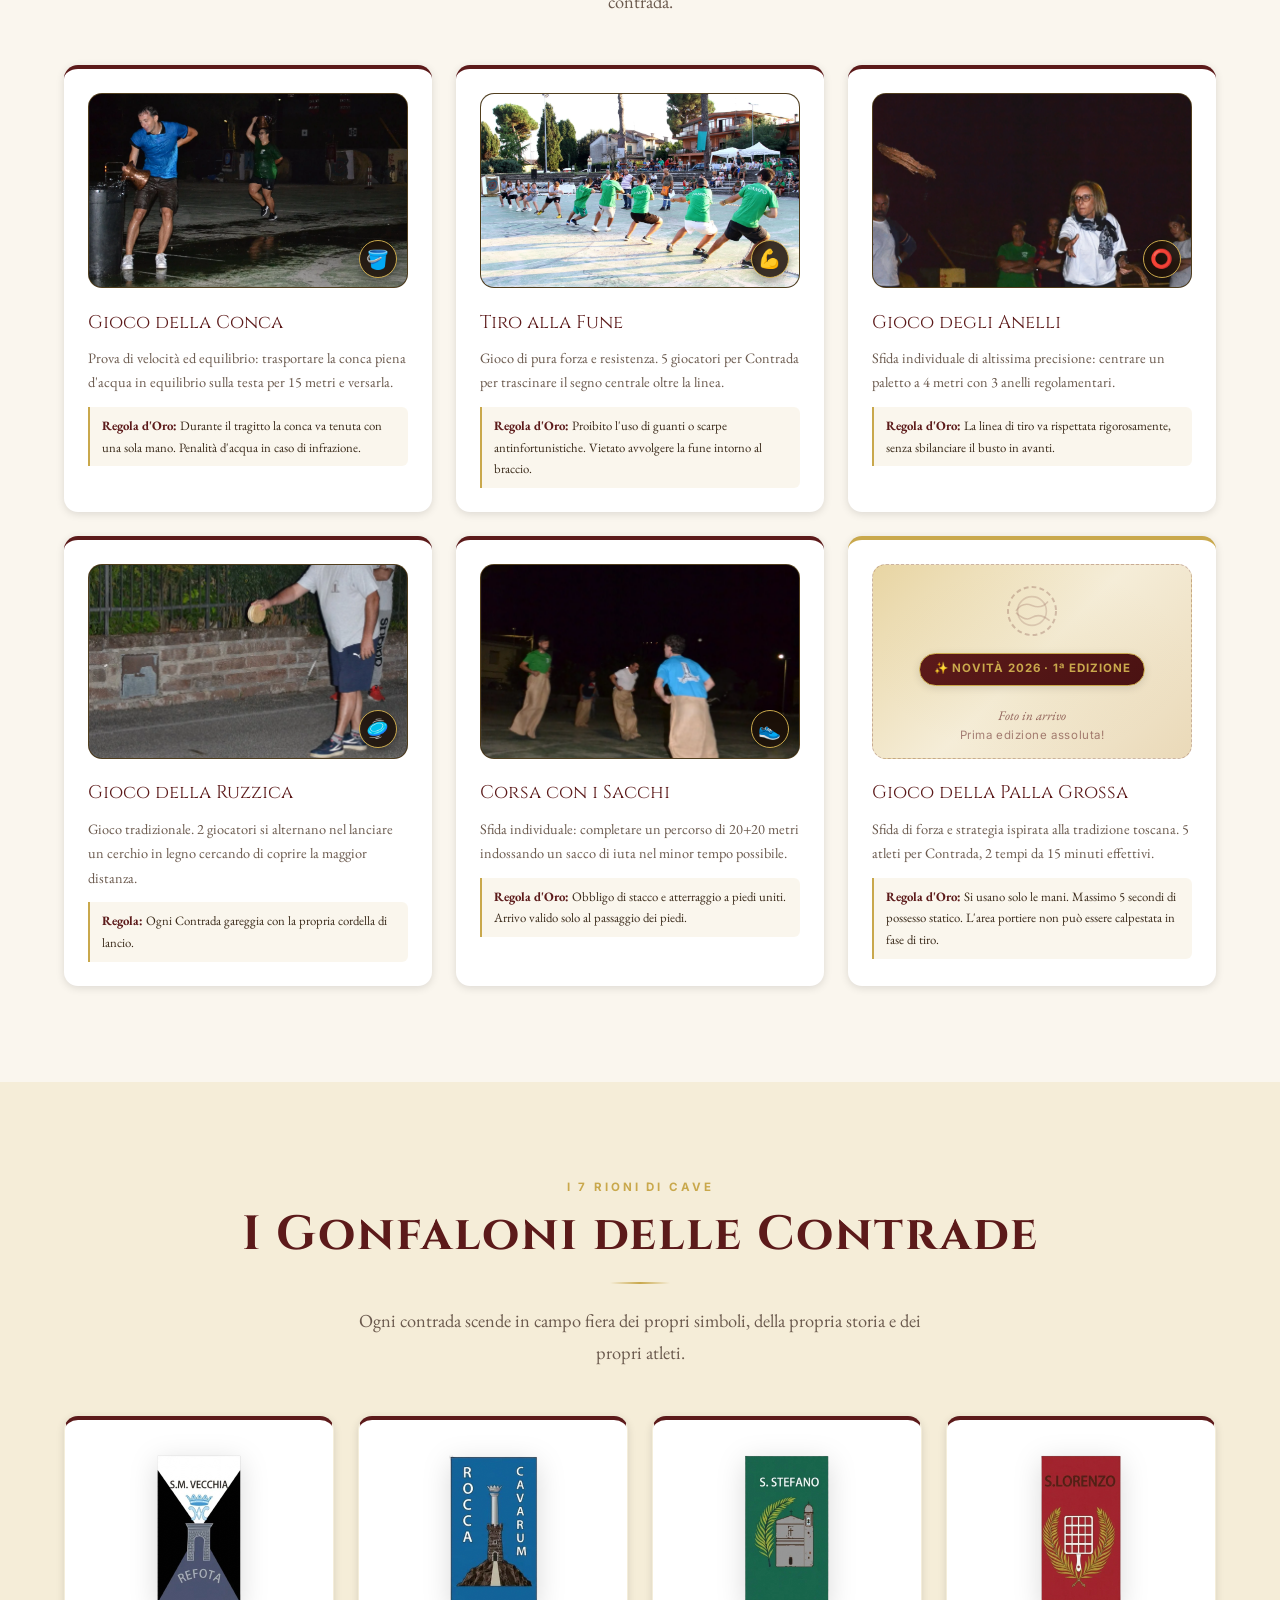
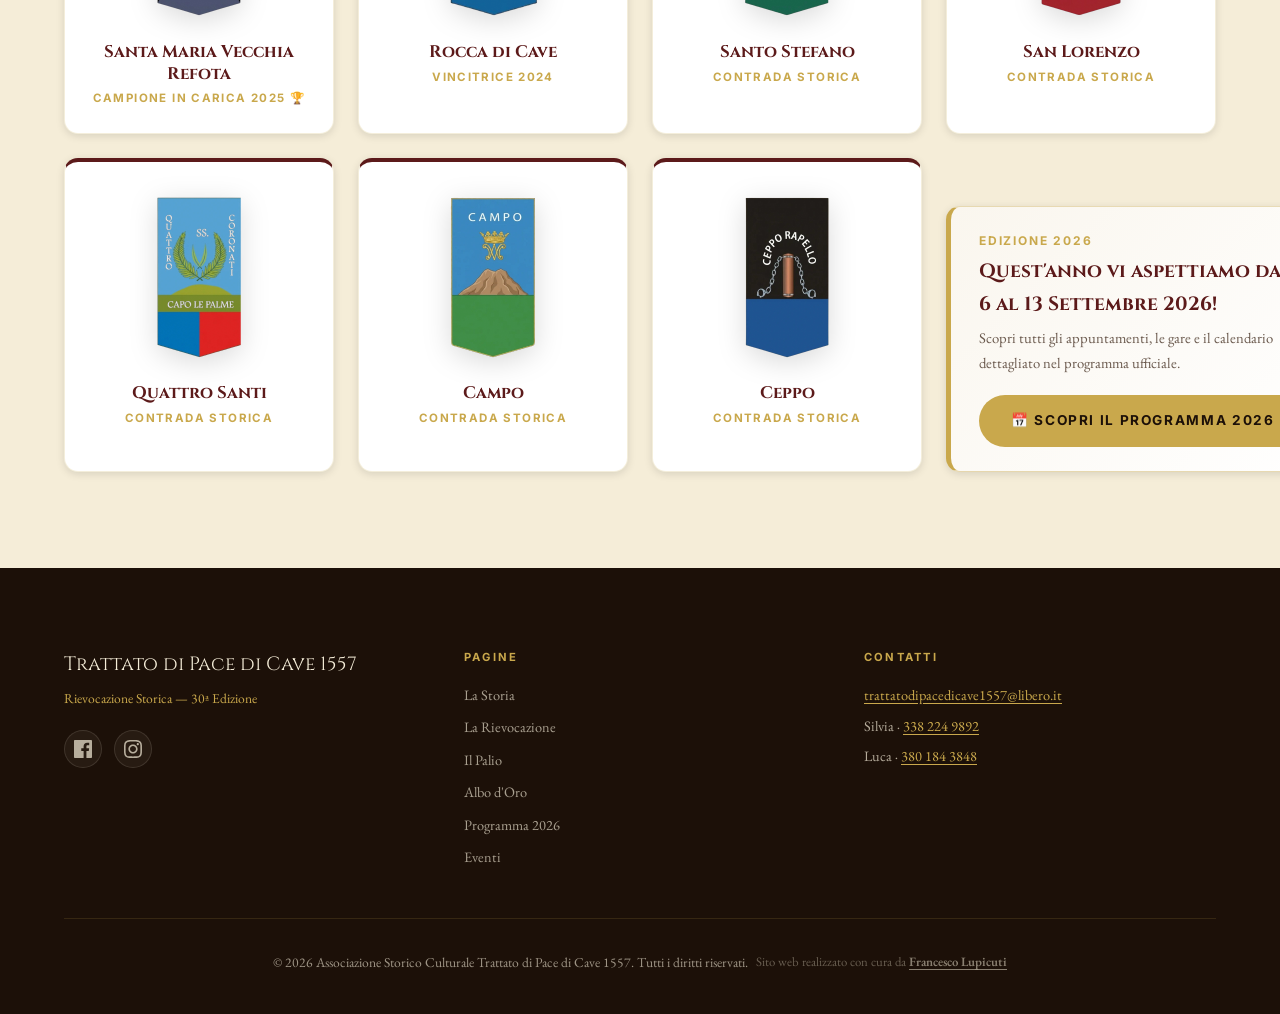
<file: palio.html>
<!DOCTYPE html>
<html lang="it" class="scroll-smooth">
<head>
    <!-- Google tag (gtag.js) -->
    <script async src="https://www.googletagmanager.com/gtag/js?id=G-98CZV315NG"></script>
    <script>
      window.dataLayer = window.dataLayer || [];
      function gtag(){dataLayer.push(arguments);}
      gtag('js', new Date());

      gtag('config', 'G-98CZV315NG');
    </script>
    <meta charset="UTF-8">
    <meta name="viewport" content="width=device-width, initial-scale=1.0">
    <meta name="description" content="Il Palio di Cave — i giochi popolari, le regole, e la disputa di arco e balestra tra le sette contrade storiche.">
    <meta property="og:title" content="Il Palio | Trattato di Pace di Cave 1557">
    <meta property="og:type" content="website">
    <meta property="og:locale" content="it_IT">
    <title>Il Palio | Trattato di Pace di Cave 1557</title>
    <link rel="preconnect" href="https://fonts.googleapis.com">
    <link rel="preconnect" href="https://fonts.gstatic.com" crossorigin>
    <link href="https://fonts.googleapis.com/css2?family=Cinzel:wght@400;600;700&family=EB+Garamond:ital,wght@0,400;0,500;1,400;1,500&family=Inter:wght@400;500;600;700&display=swap" rel="stylesheet">
    <link rel="stylesheet" href="css/style.css">
</head>
<body>

<header class="site-header" role="banner">
    <div class="container">
        <div class="header-inner">
            <a href="index.html" class="header-logo" aria-label="Trattato di Pace di Cave 1557 — Home">
                <img src="assets/images/logo.webp" alt="Logo Trattato di Pace di Cave 1557" class="logo-img">
                <div class="logo-text">Trattato di Pace<span>di Cave 1557</span></div>
            </a>
            <nav class="site-nav" aria-label="Navigazione principale">
                <a href="storia.html">La Storia</a>
                <a href="rievocazione.html">La Rievocazione</a>
                <a href="palio.html" class="active">Il Palio</a>
                <a href="live.html" style="color:var(--gold); font-weight:bold;">LIVE 🔴</a>
                <a href="albo.html">Albo d'Oro</a>
                <a href="programma.html">Programma</a>
                <a href="eventicollaborazioni.html">Eventi</a>
            </nav>
            <div class="header-social">
                <a href="https://www.facebook.com/PaceDiCave1557/" target="_blank" rel="noopener" aria-label="Facebook"><svg viewBox="0 0 24 24"><path d="M22.675 0h-21.35C.593 0 0 .593 0 1.325v21.351C0 23.407.593 24 1.325 24H12.82v-9.294H9.692v-3.622h3.128V8.413c0-3.1 1.893-4.788 4.659-4.788 1.325 0 2.463.099 2.795.143v3.24l-1.918.001c-1.504 0-1.795.715-1.795 1.763v2.312h3.587l-.467 3.622h-3.12V24h6.116C23.407 24 24 23.407 24 22.676V1.325C24 .593 23.407 0 22.675 0z"/></svg></a>
                <a href="https://www.instagram.com/trattatodipacedicave1557" target="_blank" rel="noopener" aria-label="Instagram"><svg viewBox="0 0 24 24"><path d="M12 2.163c3.204 0 3.584.012 4.85.07 3.252.148 4.771 1.691 4.919 4.919.058 1.265.069 1.645.069 4.849 0 3.205-.012 3.584-.069 4.849-.149 3.225-1.664 4.771-4.919 4.919-1.266.058-1.644.07-4.85.07-3.204 0-3.584-.012-4.849-.07-3.26-.149-4.771-1.699-4.919-4.92-.058-1.265-.07-1.644-.07-4.849 0-3.204.013-3.583.07-4.849.149-3.227 1.664-4.771 4.919-4.919 1.266-.057 1.645-.069 4.849-.069zm0-2.163c-3.259 0-3.667.014-4.947.072-4.358.2-6.78 2.618-6.98 6.98-.059 1.281-.073 1.689-.073 4.948 0 3.259.014 3.668.072 4.948.2 4.358 2.618 6.78 6.98 6.98 1.281.058 1.689.072 4.948.072 3.259 0 3.668-.014 4.948-.072 4.354-.2 6.782-2.618 6.979-6.98.059-1.28.073-1.689.073-4.948 0-3.259-.014-3.667-.072-4.947-.196-4.354-2.617-6.78-6.979-6.98-1.281-.059-1.69-.073-4.949-.073zm0 5.838c-3.403 0-6.162 2.759-6.162 6.162s2.759 6.163 6.162 6.163 6.162-2.759 6.162-6.163c0-3.403-2.759-6.162-6.162-6.162zm0 10.162c-2.209 0-4-1.79-4-4 0-2.209 1.791-4 4-4s4 1.791 4 4c0 2.21-1.791 4-4 4zm6.406-11.845c-.796 0-1.441.645-1.441 1.44s.645 1.44 1.441 1.44c.795 0 1.439-.645 1.439-1.44s-.644-1.44-1.439-1.44z"/></svg></a>
            </div>
            <button class="nav-toggle" id="nav-toggle" aria-label="Apri menu" aria-expanded="false" aria-controls="mobile-drawer">
                <svg fill="none" viewBox="0 0 24 24" stroke-width="2"><path stroke-linecap="round" stroke-linejoin="round" d="M4 6h16M4 12h16M4 18h16"/></svg>
            </button>
        </div>
    </div>
</header>

<div class="mobile-drawer" id="mobile-drawer" role="dialog" aria-modal="true" aria-label="Menu di navigazione">
    <div class="drawer-header">
        <div style="display:flex;align-items:center;gap:.75rem;">
            <img src="assets/images/logo.webp" alt="Logo Trattato di Pace di Cave 1557" class="logo-img" style="width:36px;height:36px;">
            <div class="drawer-header-logo">Trattato di Pace<span>di Cave 1557</span></div>
        </div>
        <button class="drawer-close" id="drawer-close" aria-label="Chiudi menu"><svg fill="none" viewBox="0 0 24 24" stroke-width="2"><path stroke-linecap="round" stroke-linejoin="round" d="M6 18L18 6M6 6l12 12"/></svg></button>
    </div>
    <nav>
        <a href="index.html">Home</a>
        <a href="storia.html">La Storia</a>
        <a href="rievocazione.html">La Rievocazione</a>
        <a href="palio.html">Il Palio</a>
        <a href="live.html" style="color:var(--gold); font-weight:bold;">LIVE 🔴</a>
        <a href="albo.html">Albo d'Oro</a>
        <a href="programma.html">Programma</a>
        <a href="eventicollaborazioni.html">Eventi</a>
    </nav>
    <div class="drawer-social">
        <a href="https://www.facebook.com/PaceDiCave1557/" target="_blank" rel="noopener" aria-label="Facebook"><svg viewBox="0 0 24 24"><path d="M22.675 0h-21.35C.593 0 0 .593 0 1.325v21.351C0 23.407.593 24 1.325 24H12.82v-9.294H9.692v-3.622h3.128V8.413c0-3.1 1.893-4.788 4.659-4.788 1.325 0 2.463.099 2.795.143v3.24l-1.918.001c-1.504 0-1.795.715-1.795 1.763v2.312h3.587l-.467 3.622h-3.12V24h6.116C23.407 24 24 23.407 24 22.676V1.325C24 .593 23.407 0 22.675 0z"/></svg></a>
        <a href="https://www.instagram.com/trattatodipacedicave1557" target="_blank" rel="noopener" aria-label="Instagram"><svg viewBox="0 0 24 24"><path d="M12 2.163c3.204 0 3.584.012 4.85.07 3.252.148 4.771 1.691 4.919 4.919.058 1.265.069 1.645.069 4.849 0 3.205-.012 3.584-.069 4.849-.149 3.225-1.664 4.771-4.919 4.919-1.266.058-1.644.07-4.85.07-3.204 0-3.584-.012-4.849-.07-3.26-.149-4.771-1.699-4.919-4.92-.058-1.265-.07-1.644-.07-4.849 0-3.204.013-3.583.07-4.849.149-3.227 1.664-4.771 4.919-4.919 1.266-.057 1.645-.069 4.849-.069zm0-2.163c-3.259 0-3.667.014-4.947.072-4.358.2-6.78 2.618-6.98 6.98-.059 1.281-.073 1.689-.073 4.948 0 3.259.014 3.668.072 4.948.2 4.358 2.618 6.78 6.98 6.98 1.281.058 1.689.072 4.948.072 3.259 0 3.668-.014 4.948-.072 4.354-.2 6.782-2.618 6.979-6.98.059-1.28.073-1.689.073-4.948 0-3.259-.014-3.667-.072-4.947-.196-4.354-2.617-6.78-6.979-6.98-1.281-.059-1.69-.073-4.949-.073zm0 5.838c-3.403 0-6.162 2.759-6.162 6.162s2.759 6.163 6.162 6.163 6.162-2.759 6.162-6.163c0-3.403-2.759-6.162-6.162-6.162zm0 10.162c-2.209 0-4-1.79-4-4 0-2.209 1.791-4 4-4s4 1.791 4 4c0 2.21-1.791 4-4 4zm6.406-11.845c-.796 0-1.441.645-1.441 1.44s.645 1.44 1.441 1.44c.795 0 1.439-.645 1.439-1.44s-.644-1.44-1.439-1.44z"/></svg></a>
    </div>
</div>

<main id="main-content">

<section class="page-hero hero-palio" aria-label="Intestazione pagina">
    <div class="container page-hero-content">
        <p class="section-eyebrow">7 Contrade in Sfida</p>
        <h1 class="display-title" style="font-size:clamp(2rem,6vw,4.5rem);">Il Palio della Pace</h1>
        <p class="page-hero-subtitle">I giochi popolari, le armi storiche e il Drappo del Palio</p>
    </div>
</section>

<!-- Armi storiche -->
<section class="section-pad section-cream" aria-labelledby="armi-heading">
    <div class="container">
        <div class="text-center reveal" style="margin-bottom:3rem;">
            <p class="section-eyebrow">Gare storiche</p>
            <h2 class="section-title" id="armi-heading">Arco e Balestra Antica</h2>
            <span class="gold-rule" aria-hidden="true"></span>
            <p class="section-lead" style="margin:0 auto;text-align:center;">Le gare di tiro, disputate all'Anfiteatro Comunale, determinano la contrada vincitrice del Drappo.</p>
        </div>
        <div class="grid-2" style="max-width:850px;margin:0 auto;">
            <div class="game-card reveal reveal-delay-1">
                <div class="game-card-img-top">
                    <img src="assets/images/arco.webp" alt="Tiro con l'Arco storico al Palio di Cave" class="img-arco">
                    <span class="game-badge-icon">🏹</span>
                </div>
                <div class="game-title">Tiro con l'Arco</div>
                <p class="game-desc">Gli arcieri affrontano tre serie di tiri da tre frecce ciascuna. Competizione riservata all'uso di archi Longbow o storici, privi di mirini.</p>
                <div class="game-rule"><strong>Regola:</strong> Frecce in legno con impennatura naturale recanti il contrassegno della Contrada.</div>
            </div>
            <div class="game-card reveal reveal-delay-2">
                <div class="game-card-img-top">
                    <img src="assets/images/balestra.webp" alt="Balestra antica da banco del Palio di Cave" class="img-balestra">
                    <span class="game-badge-icon">🎯</span>
                </div>
                <div class="game-title">Tiro con la Balestra</div>
                <p class="game-desc">Disciplina della Balestra antica da Banco con fusto in legno e arco in acciaio, rigorosamente priva di ottiche.</p>
                <div class="game-rule"><strong>Regola:</strong> Si tirano verrette in legno con piume naturali contrassegnate dalla Contrada.</div>
            </div>
        </div>
    </div>
</section>

<!-- Giochi Popolari -->
<section class="section-pad section-parchment" aria-labelledby="giochi-heading">
    <div class="container">
        <div class="text-center reveal" style="margin-bottom:3rem;">
            <p class="section-eyebrow">I Giochi delle Contrade</p>
            <h2 class="section-title" id="giochi-heading">I Giochi Popolari</h2>
            <span class="gold-rule" aria-hidden="true"></span>
            <p class="section-lead" style="margin:0 auto;text-align:center;">Sei prove in cui forza, destrezza e spirito di squadra decidono il destino della contrada.</p>
        </div>
        <div class="grid-3">
            <div class="game-card reveal reveal-delay-1">
                <div class="game-card-img-top">
                    <img src="assets/images/conca.webp" alt="Gioco della Conca al Palio di Cave">
                    <span class="game-badge-icon">🪣</span>
                </div>
                <div class="game-title">Gioco della Conca</div>
                <p class="game-desc">Prova di velocità ed equilibrio: trasportare la conca piena d'acqua in equilibrio sulla testa per 15 metri e versarla.</p>
                <div class="game-rule"><strong>Regola d'Oro:</strong> Durante il tragitto la conca va tenuta con una sola mano. Penalità d'acqua in caso di infrazione.</div>
            </div>
            <div class="game-card reveal reveal-delay-2">
                <div class="game-card-img-top">
                    <img src="assets/images/tiro-fune.webp" alt="Tiro alla Fune al Palio di Cave">
                    <span class="game-badge-icon">💪</span>
                </div>
                <div class="game-title">Tiro alla Fune</div>
                <p class="game-desc">Gioco di pura forza e resistenza. 5 giocatori per Contrada per trascinare il segno centrale oltre la linea.</p>
                <div class="game-rule"><strong>Regola d'Oro:</strong> Proibito l'uso di guanti o scarpe antinfortunistiche. Vietato avvolgere la fune intorno al braccio.</div>
            </div>
            <div class="game-card reveal reveal-delay-3">
                <div class="game-card-img-top">
                    <img src="assets/images/anelli.webp" alt="Gioco degli Anelli al Palio di Cave" style="object-position: center 20%;">
                    <span class="game-badge-icon">⭕</span>
                </div>
                <div class="game-title">Gioco degli Anelli</div>
                <p class="game-desc">Sfida individuale di altissima precisione: centrare un paletto a 4 metri con 3 anelli regolamentari.</p>
                <div class="game-rule"><strong>Regola d'Oro:</strong> La linea di tiro va rispettata rigorosamente, senza sbilanciare il busto in avanti.</div>
            </div>
            <div class="game-card reveal">
                <div class="game-card-img-top">
                    <img src="assets/images/ruzzica.webp" alt="Gioco della Ruzzica al Palio di Cave">
                    <span class="game-badge-icon">🥏</span>
                </div>
                <div class="game-title">Gioco della Ruzzica</div>
                <p class="game-desc">Gioco tradizionale. 2 giocatori si alternano nel lanciare un cerchio in legno cercando di coprire la maggior distanza.</p>
                <div class="game-rule"><strong>Regola:</strong> Ogni Contrada gareggia con la propria cordella di lancio.</div>
            </div>
            <div class="game-card reveal reveal-delay-1">
                <div class="game-card-img-top">
                    <img src="assets/images/sacchi.webp" alt="Corsa con i Sacchi al Palio di Cave">
                    <span class="game-badge-icon">👟</span>
                </div>
                <div class="game-title">Corsa con i Sacchi</div>
                <p class="game-desc">Sfida individuale: completare un percorso di 20+20 metri indossando un sacco di iuta nel minor tempo possibile.</p>
                <div class="game-rule"><strong>Regola d'Oro:</strong> Obbligo di stacco e atterraggio a piedi uniti. Arrivo valido solo al passaggio dei piedi.</div>
            </div>
            <div class="game-card reveal reveal-delay-2" style="border-top-color:var(--gold);">
                <!-- No photo yet — decorative placeholder panel -->
                <div class="game-no-photo">
                    <svg class="game-no-photo-icon" viewBox="0 0 80 80" fill="none" aria-hidden="true">
                        <circle cx="40" cy="40" r="30" stroke="currentColor" stroke-width="2.5" stroke-dasharray="6 4" opacity=".5"/>
                        <circle cx="40" cy="40" r="18" stroke="currentColor" stroke-width="2" opacity=".35"/>
                        <path d="M20 40 Q28 28 40 33 Q52 38 60 28" stroke="currentColor" stroke-width="2" opacity=".4" fill="none"/>
                        <path d="M20 42 Q32 54 40 48 Q50 42 62 52" stroke="currentColor" stroke-width="2" opacity=".4" fill="none"/>
                    </svg>
                    <span class="game-new-badge" style="position:relative;z-index:1;">✨ Novità 2026 · 1ª Edizione</span>
                    <p class="game-no-photo-caption">Foto in arrivo<br><span>Prima edizione assoluta!</span></p>
                </div>
                <div class="game-title">Gioco della Palla Grossa</div>
                <p class="game-desc">Sfida di forza e strategia ispirata alla tradizione toscana. 5 atleti per Contrada, 2 tempi da 15 minuti effettivi.</p>
                <div class="game-rule"><strong>Regola d'Oro:</strong> Si usano solo le mani. Massimo 5 secondi di possesso statico. L'area portiere non può essere calpestata in fase di tiro.</div>
            </div>
        </div>
    </div>
</section>

<!-- ============================================================ LE 7 CONTRADE -->
<section class="section-pad section-cream" aria-labelledby="contrade-heading">
    <div class="container">
        <div class="text-center reveal" style="margin-bottom:3rem;">
            <p class="section-eyebrow">I 7 Rioni di Cave</p>
            <h2 class="section-title" id="contrade-heading">I Gonfaloni delle Contrade</h2>
            <span class="gold-rule" aria-hidden="true"></span>
            <p class="section-lead" style="margin:0 auto;text-align:center;">Ogni contrada scende in campo fiera dei propri simboli, della propria storia e dei propri atleti.</p>
        </div>
        <div class="contrade-grid">
            <div class="contrada-card reveal reveal-delay-1">
                <div class="contrada-gonfalone-wrap">
                    <img src="assets/images/contrade/contrada-santa-maria-vecchia-refota.webp" alt="Gonfalone Santa Maria Vecchia Refota" class="contrada-gonfalone">
                </div>
                <h3 class="contrada-name">Santa Maria Vecchia Refota</h3>
                <span class="contrada-colors">Campione in Carica 2025 🏆</span>
            </div>
            <div class="contrada-card reveal reveal-delay-2">
                <div class="contrada-gonfalone-wrap">
                    <img src="assets/images/contrade/contrada-rocca.webp" alt="Gonfalone Rocca di Cave" class="contrada-gonfalone">
                </div>
                <h3 class="contrada-name">Rocca di Cave</h3>
                <span class="contrada-colors">Vincitrice 2024</span>
            </div>
            <div class="contrada-card reveal reveal-delay-3">
                <div class="contrada-gonfalone-wrap">
                    <img src="assets/images/contrade/contrada-santo-stefano.webp" alt="Gonfalone Santo Stefano" class="contrada-gonfalone">
                </div>
                <h3 class="contrada-name">Santo Stefano</h3>
                <span class="contrada-colors">Contrada Storica</span>
            </div>
            <div class="contrada-card reveal">
                <div class="contrada-gonfalone-wrap">
                    <img src="assets/images/contrade/contrada-san-lorenzo.webp" alt="Gonfalone San Lorenzo" class="contrada-gonfalone">
                </div>
                <h3 class="contrada-name">San Lorenzo</h3>
                <span class="contrada-colors">Contrada Storica</span>
            </div>
            <div class="contrada-card reveal reveal-delay-1">
                <div class="contrada-gonfalone-wrap">
                    <img src="assets/images/contrade/contrada-quattro-santi.webp" alt="Gonfalone Quattro Santi" class="contrada-gonfalone">
                </div>
                <h3 class="contrada-name">Quattro Santi</h3>
                <span class="contrada-colors">Contrada Storica</span>
            </div>
            <div class="contrada-card reveal reveal-delay-2">
                <div class="contrada-gonfalone-wrap">
                    <img src="assets/images/contrade/contrada-campo.webp" alt="Gonfalone Campo" class="contrada-gonfalone">
                </div>
                <h3 class="contrada-name">Campo</h3>
                <span class="contrada-colors">Contrada Storica</span>
            </div>
            <div class="contrada-card reveal reveal-delay-3">
                <div class="contrada-gonfalone-wrap">
                    <img src="assets/images/contrade/contrada-ceppo.webp" alt="Gonfalone Ceppo" class="contrada-gonfalone">
                </div>
                <h3 class="contrada-name">Ceppo</h3>
                <span class="contrada-colors">Contrada Storica</span>
        </div>

        <!-- PROGRAM CALLOUT BOX -->
        <div class="program-callout-box reveal" style="margin-top:3rem;">
            <div>
                <div style="font-family:var(--font-sans);font-size:.75rem;font-weight:700;letter-spacing:.15em;text-transform:uppercase;color:var(--gold);margin-bottom:.25rem;">Edizione 2026</div>
                <div style="font-family:var(--font-serif);font-size:1.2rem;font-weight:700;color:var(--burgundy);">Quest'anno vi aspettiamo dal 6 al 13 Settembre 2026!</div>
                <p style="color:var(--slate);font-size:.92rem;margin:.25rem 0 0;">Scopri tutti gli appuntamenti, le gare e il calendario dettagliato nel programma ufficiale.</p>
            </div>
            <a href="programma.html" class="btn btn-gold" style="white-space:nowrap;">📅 Scopri il Programma 2026</a>
        </div>
    </div>
</section>

</main>

<footer class="site-footer" role="contentinfo">
    <div class="container">
        <div class="footer-grid">
            <div class="footer-brand">
                <div class="footer-brand-name">Trattato di Pace di Cave 1557</div>
                <div class="footer-brand-sub">Rievocazione Storica — 30ª Edizione</div>
                <div class="footer-social"><a href="https://www.facebook.com/PaceDiCave1557/" target="_blank" rel="noopener" aria-label="Facebook"><svg viewBox="0 0 24 24"><path d="M22.675 0h-21.35C.593 0 0 .593 0 1.325v21.351C0 23.407.593 24 1.325 24H12.82v-9.294H9.692v-3.622h3.128V8.413c0-3.1 1.893-4.788 4.659-4.788 1.325 0 2.463.099 2.795.143v3.24l-1.918.001c-1.504 0-1.795.715-1.795 1.763v2.312h3.587l-.467 3.622h-3.12V24h6.116C23.407 24 24 23.407 24 22.676V1.325C24 .593 23.407 0 22.675 0z"/></svg></a><a href="https://www.instagram.com/trattatodipacedicave1557" target="_blank" rel="noopener" aria-label="Instagram"><svg viewBox="0 0 24 24"><path d="M12 2.163c3.204 0 3.584.012 4.85.07 3.252.148 4.771 1.691 4.919 4.919.058 1.265.069 1.645.069 4.849 0 3.205-.012 3.584-.069 4.849-.149 3.225-1.664 4.771-4.919 4.919-1.266.058-1.644.07-4.85.07-3.204 0-3.584-.012-4.849-.07-3.26-.149-4.771-1.699-4.919-4.92-.058-1.265-.07-1.644-.07-4.849 0-3.204.013-3.583.07-4.849.149-3.227 1.664-4.771 4.919-4.919 1.266-.057 1.645-.069 4.849-.069zm0-2.163c-3.259 0-3.667.014-4.947.072-4.358.2-6.78 2.618-6.98 6.98-.059 1.281-.073 1.689-.073 4.948 0 3.259.014 3.668.072 4.948.2 4.358 2.618 6.78 6.98 6.98 1.281.058 1.689.072 4.948.072 3.259 0 3.668-.014 4.948-.072 4.354-.2 6.782-2.618 6.979-6.98.059-1.28.073-1.689.073-4.948 0-3.259-.014-3.667-.072-4.947-.196-4.354-2.617-6.78-6.979-6.98-1.281-.059-1.69-.073-4.949-.073zm0 5.838c-3.403 0-6.162 2.759-6.162 6.162s2.759 6.163 6.162 6.163 6.162-2.759 6.162-6.163c0-3.403-2.759-6.162-6.162-6.162zm0 10.162c-2.209 0-4-1.79-4-4 0-2.209 1.791-4 4-4s4 1.791 4 4c0 2.21-1.791 4-4 4zm6.406-11.845c-.796 0-1.441.645-1.441 1.44s.645 1.44 1.441 1.44c.795 0 1.439-.645 1.439-1.44s-.644-1.44-1.439-1.44z"/></svg></a></div>
            </div>
            <div><div class="footer-title">Pagine</div><nav class="footer-links"><a href="storia.html">La Storia</a><a href="rievocazione.html">La Rievocazione</a><a href="palio.html">Il Palio</a><a href="albo.html">Albo d'Oro</a><a href="programma.html">Programma 2026</a><a href="eventicollaborazioni.html">Eventi</a></nav></div>
            <div class="footer-contact"><div class="footer-title">Contatti</div><p><a href="mailto:trattatodipacedicave1557@libero.it">trattatodipacedicave1557@libero.it</a></p><p>Silvia · <a href="tel:3382249892">338 224 9892</a></p><p>Luca · <a href="tel:3801843848">380 184 3848</a></p></div>
        </div>
        <div class="footer-bottom">
            <span>&copy; 2026 Associazione Storico Culturale Trattato di Pace di Cave 1557. Tutti i diritti riservati.</span>
            <div class="footer-credit">Sito web realizzato con cura da <a href="mailto:francesco.lupicuti@gmail.com">Francesco Lupicuti</a></div>
        </div>
    </div>
</footer>

<div class="sticky-bar" role="navigation" aria-label="Azioni rapide">
    <a href="programma.html" class="btn btn-gold">📅 Programma</a>
    <a href="mailto:trattatodipacedicave1557@libero.it" class="btn btn-outline">✉ Contatti</a>
</div>

<script src="js/main.js"></script>
</body>
</html>
</file>
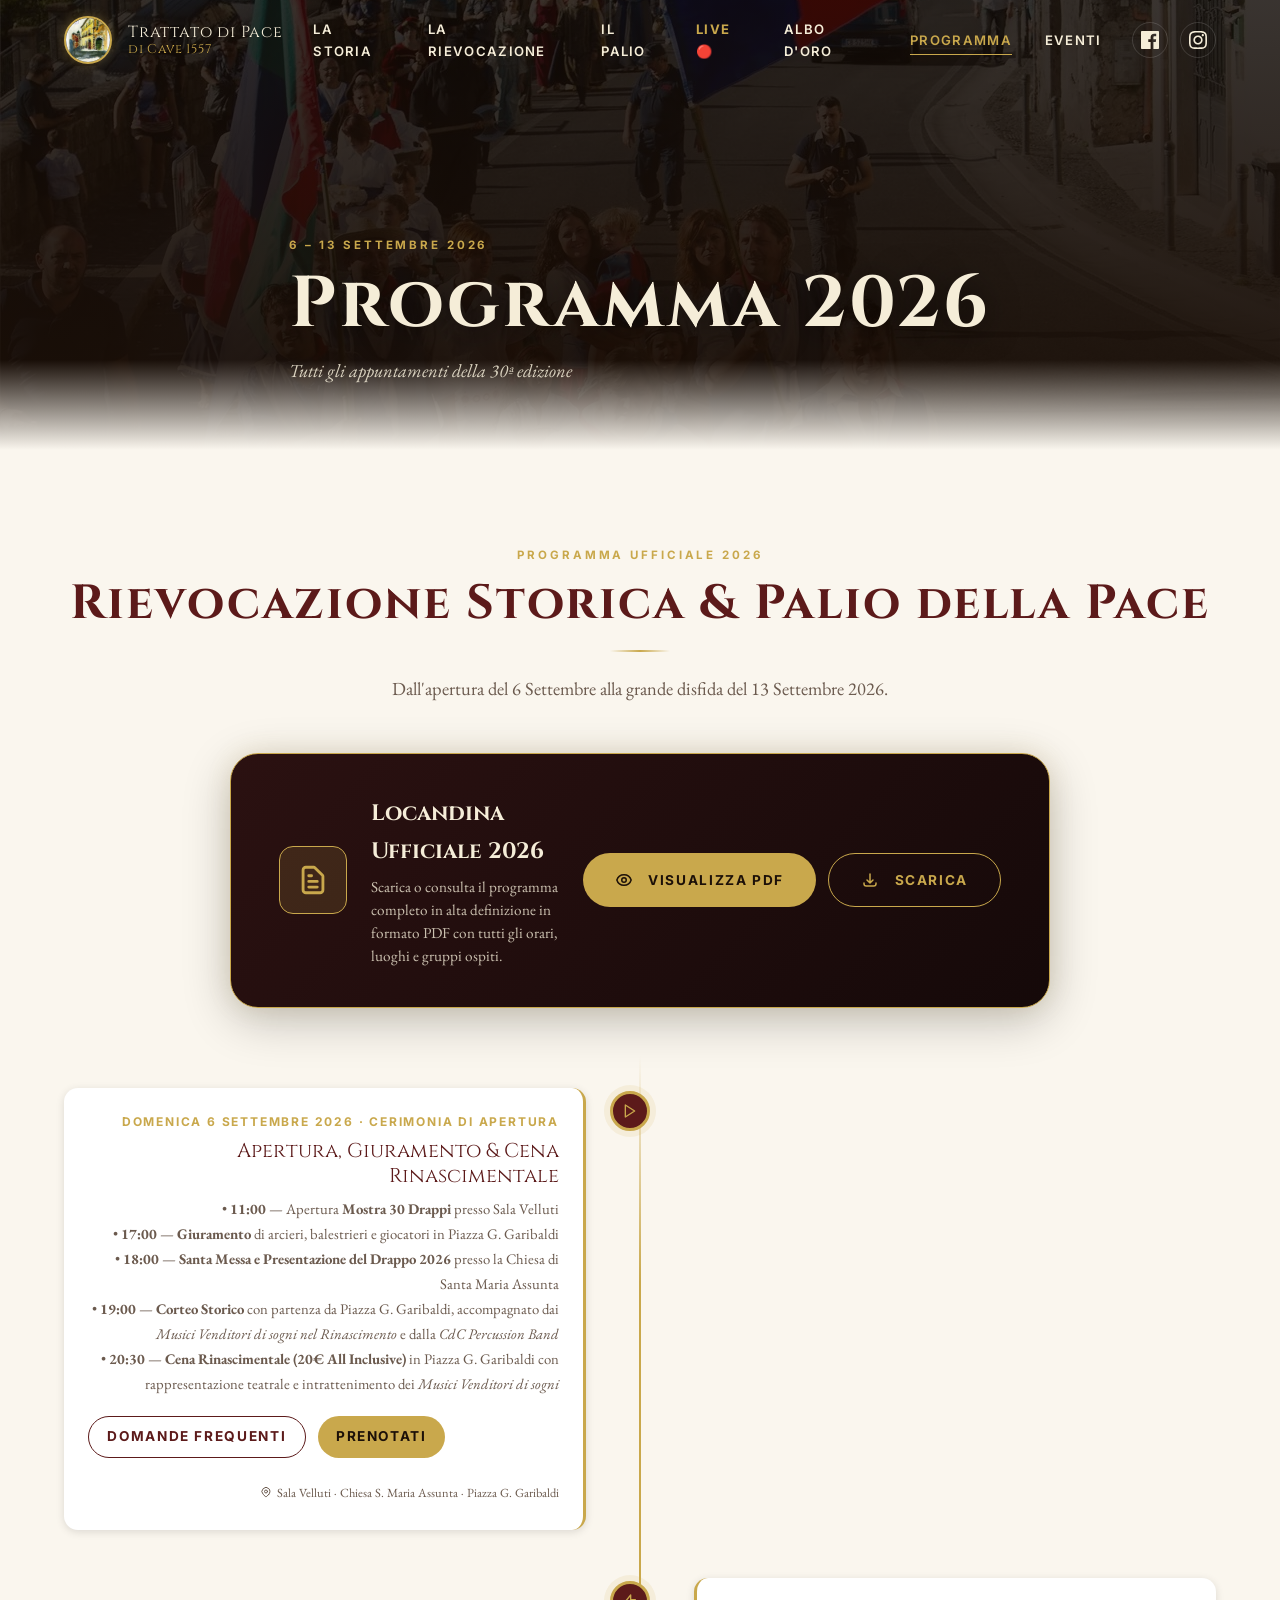
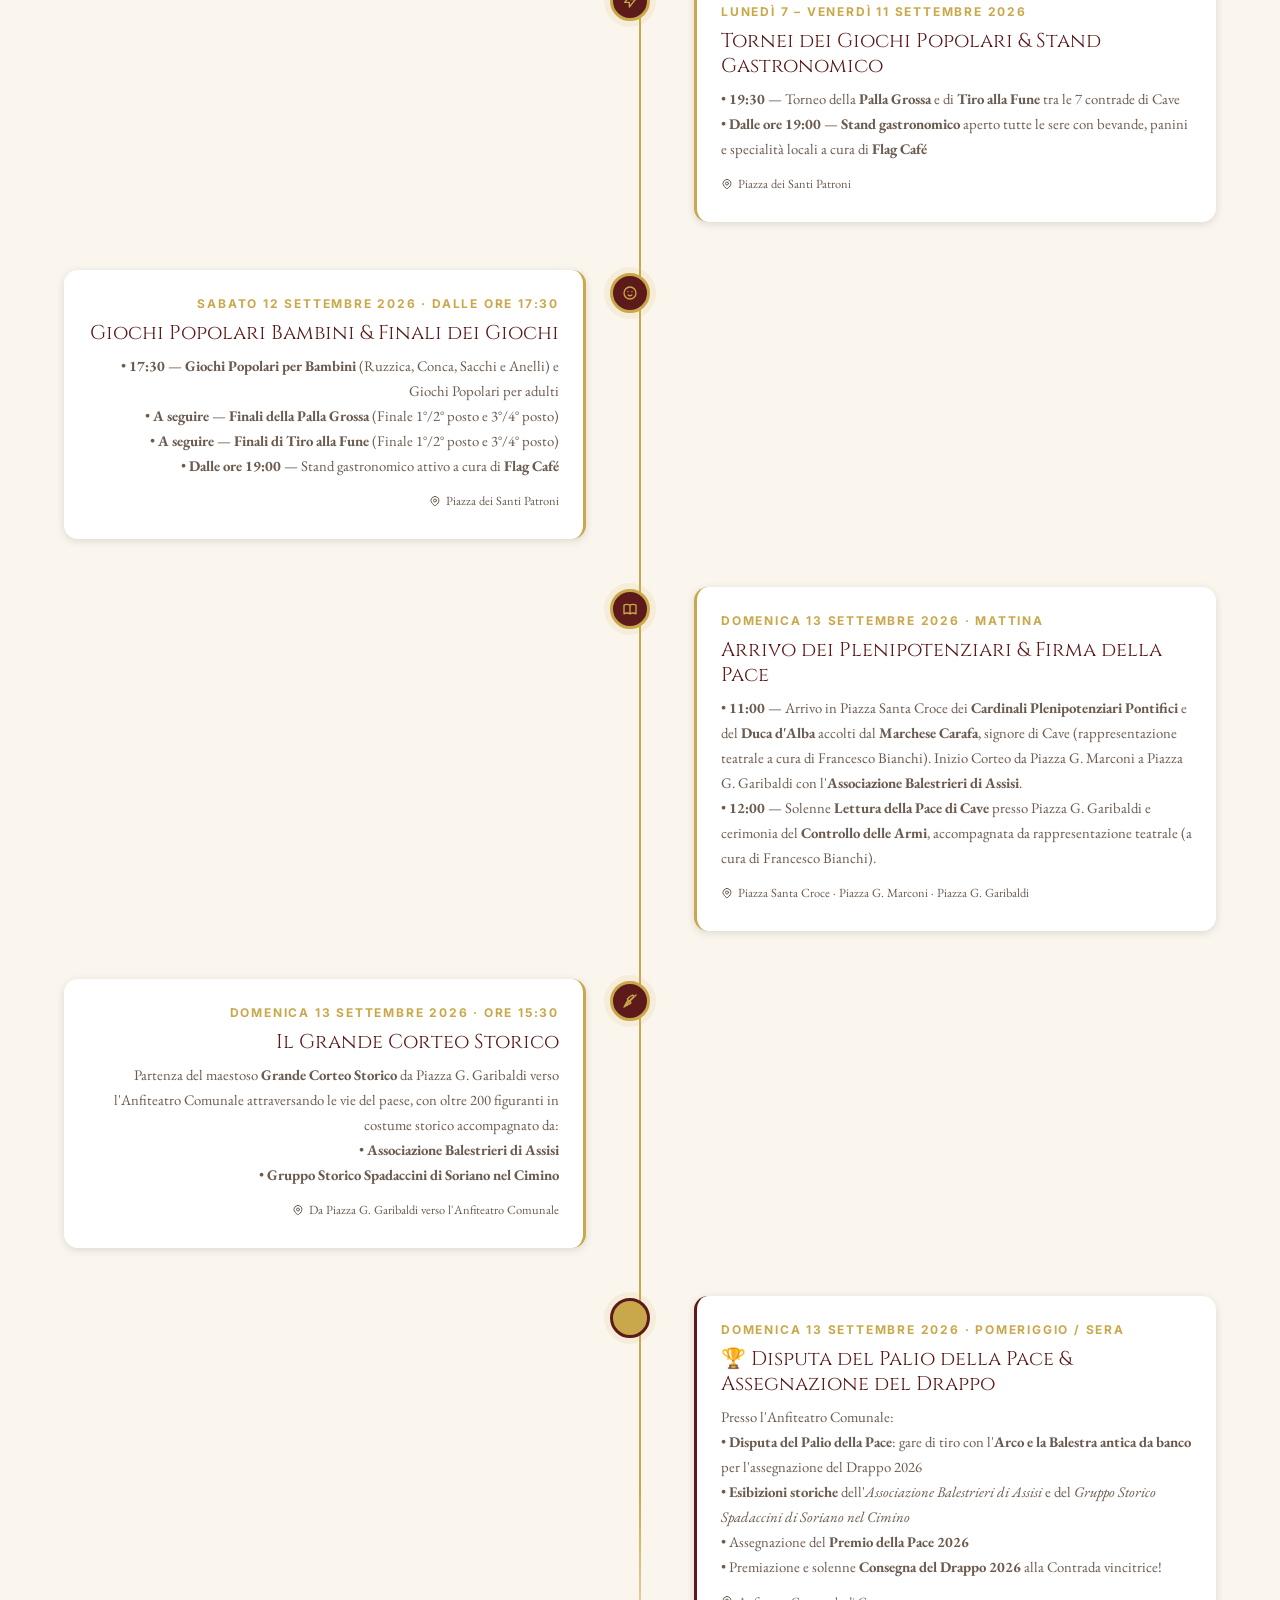
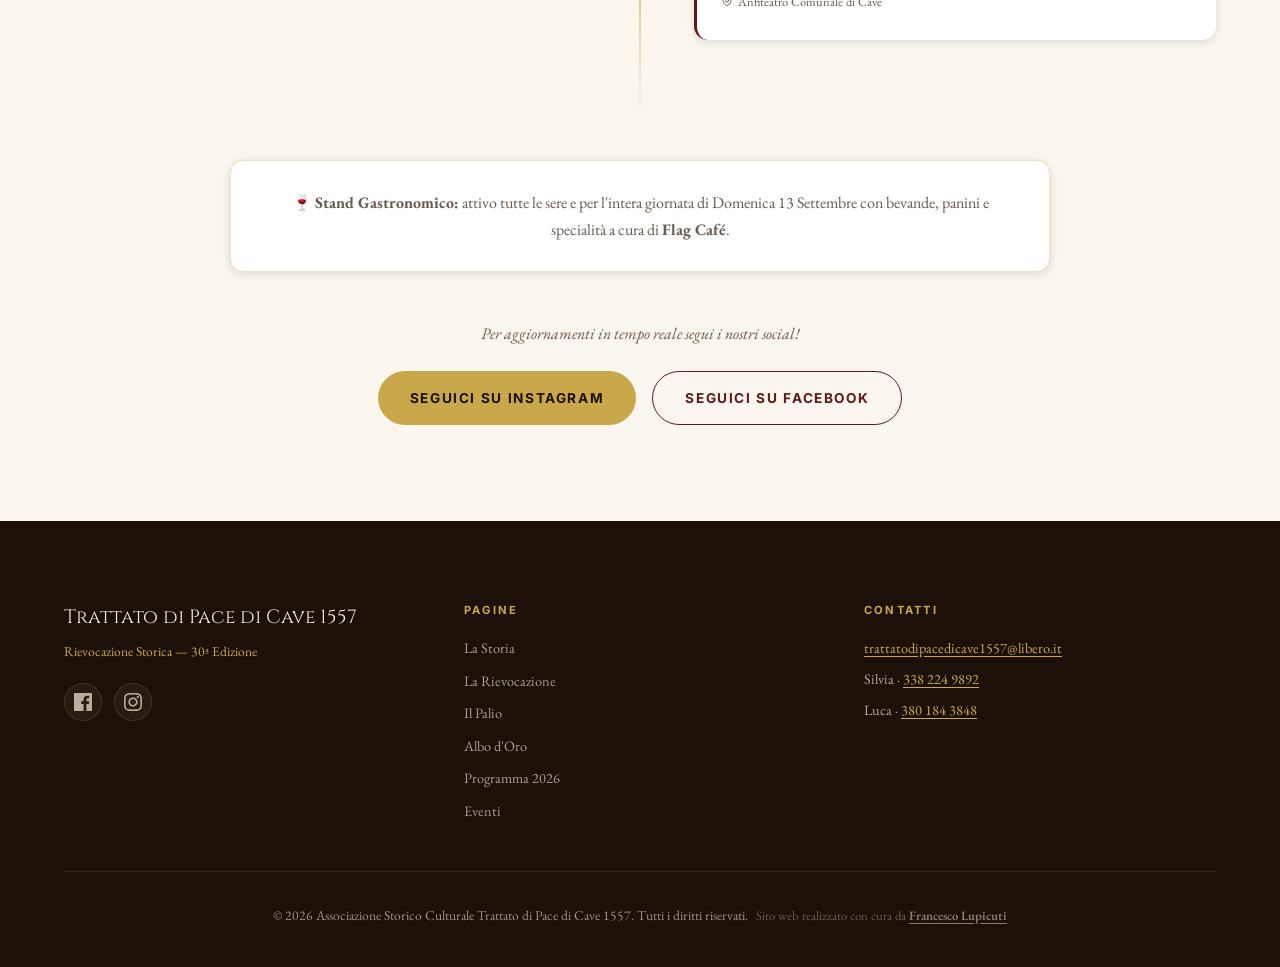
<file: programma.html>
<!DOCTYPE html>
<html lang="it" class="scroll-smooth">
<head>
    <!-- Google tag (gtag.js) -->
    <script async src="https://www.googletagmanager.com/gtag/js?id=G-98CZV315NG"></script>
    <script>
      window.dataLayer = window.dataLayer || [];
      function gtag(){dataLayer.push(arguments);}
      gtag('js', new Date());

      gtag('config', 'G-98CZV315NG');
    </script>
    <meta charset="UTF-8">
    <meta name="viewport" content="width=device-width, initial-scale=1.0">
    <meta name="description" content="Programma completo della Rievocazione Storica Trattato di Pace di Cave 1557 — edizione 2026, 6-13 Settembre.">
    <meta property="og:title" content="Programma 2026 | Trattato di Pace di Cave 1557">
    <meta property="og:type" content="website">
    <meta property="og:locale" content="it_IT">
    <title>Programma 2026 | Trattato di Pace di Cave 1557</title>
    <link rel="preconnect" href="https://fonts.googleapis.com">
    <link rel="preconnect" href="https://fonts.gstatic.com" crossorigin>
    <link href="https://fonts.googleapis.com/css2?family=Cinzel:wght@400;600;700&family=EB+Garamond:ital,wght@0,400;0,500;1,400;1,500&family=Inter:wght@400;500;600;700&display=swap" rel="stylesheet">
    <link rel="stylesheet" href="css/style.css">
</head>
<body>

<header class="site-header" role="banner">
    <div class="container">
        <div class="header-inner">
            <a href="index.html" class="header-logo" aria-label="Trattato di Pace di Cave 1557 — Home">
                <img src="assets/images/logo.webp" alt="Logo Trattato di Pace di Cave 1557" class="logo-img">
                <div class="logo-text">Trattato di Pace<span>di Cave 1557</span></div>
            </a>
            <nav class="site-nav" aria-label="Navigazione principale">
                <a href="storia.html">La Storia</a>
                <a href="rievocazione.html">La Rievocazione</a>
                <a href="palio.html">Il Palio</a>
                <a href="live.html" style="color:var(--gold); font-weight:bold;">LIVE 🔴</a>
                <a href="albo.html">Albo d'Oro</a>
                <a href="programma.html" class="active">Programma</a>
                <a href="eventicollaborazioni.html">Eventi</a>
            </nav>
            <div class="header-social">
                <a href="https://www.facebook.com/PaceDiCave1557/" target="_blank" rel="noopener" aria-label="Facebook"><svg viewBox="0 0 24 24"><path d="M22.675 0h-21.35C.593 0 0 .593 0 1.325v21.351C0 23.407.593 24 1.325 24H12.82v-9.294H9.692v-3.622h3.128V8.413c0-3.1 1.893-4.788 4.659-4.788 1.325 0 2.463.099 2.795.143v3.24l-1.918.001c-1.504 0-1.795.715-1.795 1.763v2.312h3.587l-.467 3.622h-3.12V24h6.116C23.407 24 24 23.407 24 22.676V1.325C24 .593 23.407 0 22.675 0z"/></svg></a>
                <a href="https://www.instagram.com/trattatodipacedicave1557" target="_blank" rel="noopener" aria-label="Instagram"><svg viewBox="0 0 24 24"><path d="M12 2.163c3.204 0 3.584.012 4.85.07 3.252.148 4.771 1.691 4.919 4.919.058 1.265.069 1.645.069 4.849 0 3.205-.012 3.584-.069 4.849-.149 3.225-1.664 4.771-4.919 4.919-1.266.058-1.644.07-4.85.07-3.204 0-3.584-.012-4.849-.07-3.26-.149-4.771-1.699-4.919-4.92-.058-1.265-.07-1.644-.07-4.849 0-3.204.013-3.583.07-4.849.149-3.227 1.664-4.771 4.919-4.919 1.266-.057 1.645-.069 4.849-.069zm0-2.163c-3.259 0-3.667.014-4.947.072-4.358.2-6.78 2.618-6.98 6.98-.059 1.281-.073 1.689-.073 4.948 0 3.259.014 3.668.072 4.948.2 4.358 2.618 6.78 6.98 6.98 1.281.058 1.689.072 4.948.072 3.259 0 3.668-.014 4.948-.072 4.354-.2 6.782-2.618 6.979-6.98.059-1.28.073-1.689.073-4.948 0-3.259-.014-3.667-.072-4.947-.196-4.354-2.617-6.78-6.979-6.98-1.281-.059-1.69-.073-4.949-.073zm0 5.838c-3.403 0-6.162 2.759-6.162 6.162s2.759 6.163 6.162 6.163 6.162-2.759 6.162-6.163c0-3.403-2.759-6.162-6.162-6.162zm0 10.162c-2.209 0-4-1.79-4-4 0-2.209 1.791-4 4-4s4 1.791 4 4c0 2.21-1.791 4-4 4zm6.406-11.845c-.796 0-1.441.645-1.441 1.44s.645 1.44 1.441 1.44c.795 0 1.439-.645 1.439-1.44s-.644-1.44-1.439-1.44z"/></svg></a>
            </div>
            <button class="nav-toggle" id="nav-toggle" aria-label="Apri menu" aria-expanded="false" aria-controls="mobile-drawer">
                <svg fill="none" viewBox="0 0 24 24" stroke-width="2"><path stroke-linecap="round" stroke-linejoin="round" d="M4 6h16M4 12h16M4 18h16"/></svg>
            </button>
        </div>
    </div>
</header>

<div class="mobile-drawer" id="mobile-drawer" role="dialog" aria-modal="true" aria-label="Menu di navigazione">
    <div class="drawer-header">
        <div style="display:flex;align-items:center;gap:.75rem;">
            <img src="assets/images/logo.webp" alt="Logo Trattato di Pace di Cave 1557" class="logo-img" style="width:36px;height:36px;">
            <div class="drawer-header-logo">Trattato di Pace<span>di Cave 1557</span></div>
        </div>
        <button class="drawer-close" id="drawer-close" aria-label="Chiudi menu"><svg fill="none" viewBox="0 0 24 24" stroke-width="2"><path stroke-linecap="round" stroke-linejoin="round" d="M6 18L18 6M6 6l12 12"/></svg></button>
    </div>
    <nav>
        <a href="index.html">Home</a>
        <a href="storia.html">La Storia</a>
        <a href="rievocazione.html">La Rievocazione</a>
        <a href="palio.html">Il Palio</a>
        <a href="live.html" style="color:var(--gold); font-weight:bold;">LIVE 🔴</a>
        <a href="albo.html">Albo d'Oro</a>
        <a href="programma.html">Programma</a>
        <a href="eventicollaborazioni.html">Eventi</a>
    </nav>
    <div class="drawer-social">
        <a href="https://www.facebook.com/PaceDiCave1557/" target="_blank" rel="noopener" aria-label="Facebook"><svg viewBox="0 0 24 24"><path d="M22.675 0h-21.35C.593 0 0 .593 0 1.325v21.351C0 23.407.593 24 1.325 24H12.82v-9.294H9.692v-3.622h3.128V8.413c0-3.1 1.893-4.788 4.659-4.788 1.325 0 2.463.099 2.795.143v3.24l-1.918.001c-1.504 0-1.795.715-1.795 1.763v2.312h3.587l-.467 3.622h-3.12V24h6.116C23.407 24 24 23.407 24 22.676V1.325C24 .593 23.407 0 22.675 0z"/></svg></a>
        <a href="https://www.instagram.com/trattatodipacedicave1557" target="_blank" rel="noopener" aria-label="Instagram"><svg viewBox="0 0 24 24"><path d="M12 2.163c3.204 0 3.584.012 4.85.07 3.252.148 4.771 1.691 4.919 4.919.058 1.265.069 1.645.069 4.849 0 3.205-.012 3.584-.069 4.849-.149 3.225-1.664 4.771-4.919 4.919-1.266.058-1.644.07-4.85.07-3.204 0-3.584-.012-4.849-.07-3.26-.149-4.771-1.699-4.919-4.92-.058-1.265-.07-1.644-.07-4.849 0-3.204.013-3.583.07-4.849.149-3.227 1.664-4.771 4.919-4.919 1.266-.057 1.645-.069 4.849-.069zm0-2.163c-3.259 0-3.667.014-4.947.072-4.358.2-6.78 2.618-6.98 6.98-.059 1.281-.073 1.689-.073 4.948 0 3.259.014 3.668.072 4.948.2 4.358 2.618 6.78 6.98 6.98 1.281.058 1.689.072 4.948.072 3.259 0 3.668-.014 4.948-.072 4.354-.2 6.782-2.618 6.979-6.98.059-1.28.073-1.689.073-4.948 0-3.259-.014-3.667-.072-4.947-.196-4.354-2.617-6.78-6.979-6.98-1.281-.059-1.69-.073-4.949-.073zm0 5.838c-3.403 0-6.162 2.759-6.162 6.162s2.759 6.163 6.162 6.163 6.162-2.759 6.162-6.163c0-3.403-2.759-6.162-6.162-6.162zm0 10.162c-2.209 0-4-1.79-4-4 0-2.209 1.791-4 4-4s4 1.791 4 4c0 2.21-1.791 4-4 4zm6.406-11.845c-.796 0-1.441.645-1.441 1.44s.645 1.44 1.441 1.44c.795 0 1.439-.645 1.439-1.44s-.644-1.44-1.439-1.44z"/></svg></a>
    </div>
</div>

<main id="main-content">

<section class="page-hero hero-programma" aria-label="Intestazione pagina">
    <div class="container page-hero-content">
        <p class="section-eyebrow">6 – 13 Settembre 2026</p>
        <h1 class="display-title" style="font-size:clamp(2rem,6vw,4.5rem);">Programma 2026</h1>
        <p class="page-hero-subtitle">Tutti gli appuntamenti della 30ª edizione</p>
    </div>
</section>

<section class="section-pad section-parchment" aria-labelledby="prog-heading">
    <div class="container">
        <div class="text-center reveal" style="margin-bottom:2rem;">
            <p class="section-eyebrow">Programma Ufficiale 2026</p>
            <h2 class="section-title" id="prog-heading">Rievocazione Storica & Palio della Pace</h2>
            <span class="gold-rule" aria-hidden="true"></span>
            <p class="section-lead" style="margin:0 auto;text-align:center;">Dall'apertura del 6 Settembre alla grande disfida del 13 Settembre 2026.</p>
        </div>

        <!-- PDF Download Card -->
        <div class="pdf-download-card reveal">
            <div class="pdf-icon-badge" aria-hidden="true">
                <svg fill="none" viewBox="0 0 24 24" stroke="currentColor" stroke-width="2"><path stroke-linecap="round" stroke-linejoin="round" d="M7 21h10a2 2 0 002-2V9.414a1 1 0 00-.293-.707l-5.414-5.414A1 1 0 0012.586 3H7a2 2 0 00-2 2v14a2 2 0 002 2z"/><path stroke-linecap="round" stroke-linejoin="round" d="M9 13h6m-6 4h6m-6-8h2"/></svg>
            </div>
            <div class="pdf-info">
                <h3>Locandina Ufficiale 2026</h3>
                <p>Scarica o consulta il programma completo in alta definizione in formato PDF con tutti gli orari, luoghi e gruppi ospiti.</p>
            </div>
            <div class="pdf-actions">
                <a href="Programma/locandina.pdf" target="_blank" class="btn btn-gold">
                    <svg fill="none" viewBox="0 0 24 24" stroke="currentColor" stroke-width="2" style="width:18px;height:18px;margin-right:6px;"><path stroke-linecap="round" stroke-linejoin="round" d="M15 12a3 3 0 11-6 0 3 3 0 016 0z"/><path stroke-linecap="round" stroke-linejoin="round" d="M2.458 12C3.732 7.943 7.523 5 12 5c4.478 0 8.268 2.943 9.542 7-1.274 4.057-5.064 7-9.542 7-4.477 0-8.268-2.943-9.542-7z"/></svg>
                    Visualizza PDF
                </a>
                <a href="Programma/locandina.pdf" download="Locandina_Palio_della_Pace_Cave_2026.pdf" class="btn btn-outline" style="border-color:var(--gold);color:var(--gold);">
                    <svg fill="none" viewBox="0 0 24 24" stroke="currentColor" stroke-width="2" style="width:18px;height:18px;margin-right:6px;"><path stroke-linecap="round" stroke-linejoin="round" d="M4 16v1a3 3 0 003 3h10a3 3 0 003-3v-1m-4-4l-4 4m0 0l-4-4m4 4V4"/></svg>
                    Scarica
                </a>
            </div>
        </div>

        <div class="timeline">

            <!-- Domenica 6 Settembre -->
            <div class="timeline-item reveal">
                <div class="timeline-content">
                    <div class="timeline-date">Domenica 6 Settembre 2026 · Cerimonia di Apertura</div>
                    <div class="timeline-title">Apertura, Giuramento & Cena Rinascimentale</div>
                    <p class="timeline-desc">
                        • <strong>11:00</strong> — Apertura <strong>Mostra 30 Drappi</strong> presso Sala Velluti<br>
                        • <strong>17:00</strong> — <strong>Giuramento</strong> di arcieri, balestrieri e giocatori in Piazza G. Garibaldi<br>
                        • <strong>18:00</strong> — <strong>Santa Messa e Presentazione del Drappo 2026</strong> presso la Chiesa di Santa Maria Assunta<br>
                        • <strong>19:00</strong> — <strong>Corteo Storico</strong> con partenza da Piazza G. Garibaldi, accompagnato dai <em>Musici Venditori di sogni nel Rinascimento</em> e dalla <em>CdC Percussion Band</em><br>
                        • <strong>20:30</strong> — <strong>Cena Rinascimentale (20€ All Inclusive)</strong> in Piazza G. Garibaldi con rappresentazione teatrale e intrattenimento dei <em>Musici Venditori di sogni</em>
                    </p>
                    <div style="margin: 1.25rem 0 .75rem; display: flex; flex-wrap: wrap; gap: .75rem;">
                        <a href="rievocazione.html#faq-cena" class="btn btn-outline" style="font-size:.85rem;padding:.5rem 1.15rem;color:var(--burgundy);border-color:var(--burgundy);">
                            Domande Frequenti
                        </a>
                        <a href="https://docs.google.com/forms/d/e/1FAIpQLSfLTMzRzJRsX3gT6fgWukQ1lnAZESWekx5kGXbBCp7KTNcH7A/viewform?usp=header" target="_blank" rel="noopener" class="btn btn-gold" style="font-size:.85rem;padding:.5rem 1.15rem;">
                            Prenotati
                        </a>
                    </div>
                    <div class="timeline-location">
                        <svg fill="none" viewBox="0 0 24 24" stroke-width="2"><path stroke-linecap="round" stroke-linejoin="round" d="M17.657 16.657L13.414 20.9a1.998 1.998 0 01-2.827 0l-4.244-4.243a8 8 0 1111.314 0z"/><path stroke-linecap="round" stroke-linejoin="round" d="M15 11a3 3 0 11-6 0 3 3 0 016 0z"/></svg>
                        Sala Velluti · Chiesa S. Maria Assunta · Piazza G. Garibaldi
                    </div>
                </div>
                <div class="timeline-dot">
                    <svg fill="none" viewBox="0 0 24 24" stroke-width="2"><path stroke-linecap="round" stroke-linejoin="round" d="M5 3l14 9-14 9V3z"/></svg>
                </div>
                <div class="timeline-empty"></div>
            </div>

            <!-- Lunedì 7 - Venerdì 11 Settembre -->
            <div class="timeline-item reveal">
                <div class="timeline-empty"></div>
                <div class="timeline-dot">
                    <svg fill="none" viewBox="0 0 24 24" stroke-width="2"><path stroke-linecap="round" stroke-linejoin="round" d="M13 10V3L4 14h7v7l9-11h-7z"/></svg>
                </div>
                <div class="timeline-content">
                    <div class="timeline-date">Lunedì 7 – Venerdì 11 Settembre 2026</div>
                    <div class="timeline-title">Tornei dei Giochi Popolari & Stand Gastronomico</div>
                    <p class="timeline-desc">
                        • <strong>19:30</strong> — Torneo della <strong>Palla Grossa</strong> e di <strong>Tiro alla Fune</strong> tra le 7 contrade di Cave<br>
                        • <strong>Dalle ore 19:00</strong> — <strong>Stand gastronomico</strong> aperto tutte le sere con bevande, panini e specialità locali a cura di <strong>Flag Café</strong>
                    </p>
                    <div class="timeline-location">
                        <svg fill="none" viewBox="0 0 24 24" stroke-width="2"><path stroke-linecap="round" stroke-linejoin="round" d="M17.657 16.657L13.414 20.9a1.998 1.998 0 01-2.827 0l-4.244-4.243a8 8 0 1111.314 0z"/><path stroke-linecap="round" stroke-linejoin="round" d="M15 11a3 3 0 11-6 0 3 3 0 016 0z"/></svg>
                        Piazza dei Santi Patroni
                    </div>
                </div>
            </div>

            <!-- Sabato 12 Settembre -->
            <div class="timeline-item reveal">
                <div class="timeline-content">
                    <div class="timeline-date">Sabato 12 Settembre 2026 · dalle ore 17:30</div>
                    <div class="timeline-title">Giochi Popolari Bambini & Finali dei Giochi</div>
                    <p class="timeline-desc">
                        • <strong>17:30</strong> — <strong>Giochi Popolari per Bambini</strong> (Ruzzica, Conca, Sacchi e Anelli) e Giochi Popolari per adulti<br>
                        • <strong>A seguire</strong> — <strong>Finali della Palla Grossa</strong> (Finale 1°/2° posto e 3°/4° posto)<br>
                        • <strong>A seguire</strong> — <strong>Finali di Tiro alla Fune</strong> (Finale 1°/2° posto e 3°/4° posto)<br>
                        • <strong>Dalle ore 19:00</strong> — Stand gastronomico attivo a cura di <strong>Flag Café</strong>
                    </p>
                    <div class="timeline-location">
                        <svg fill="none" viewBox="0 0 24 24" stroke-width="2"><path stroke-linecap="round" stroke-linejoin="round" d="M17.657 16.657L13.414 20.9a1.998 1.998 0 01-2.827 0l-4.244-4.243a8 8 0 1111.314 0z"/><path stroke-linecap="round" stroke-linejoin="round" d="M15 11a3 3 0 11-6 0 3 3 0 016 0z"/></svg>
                        Piazza dei Santi Patroni
                    </div>
                </div>
                <div class="timeline-dot">
                    <svg fill="none" viewBox="0 0 24 24" stroke-width="2"><path stroke-linecap="round" stroke-linejoin="round" d="M14.828 14.828a4 4 0 01-5.656 0M9 10h.01M15 10h.01M21 12a9 9 0 11-18 0 9 9 0 0118 0z"/></svg>
                </div>
                <div class="timeline-empty"></div>
            </div>

            <!-- Domenica 13 - Mattina -->
            <div class="timeline-item reveal">
                <div class="timeline-empty"></div>
                <div class="timeline-dot">
                    <svg fill="none" viewBox="0 0 24 24" stroke-width="2"><path stroke-linecap="round" stroke-linejoin="round" d="M12 6.253v13m0-13C10.832 5.477 9.246 5 7.5 5S4.168 5.477 3 6.253v13C4.168 18.477 5.754 18 7.5 18s3.332.477 4.5 1.253m0-13C13.168 5.477 14.754 5 16.5 5c1.747 0 3.332.477 4.5 1.253v13C19.832 18.477 18.247 18 16.5 18c-1.746 0-3.332.477-4.5 1.253"/></svg>
                </div>
                <div class="timeline-content">
                    <div class="timeline-date">Domenica 13 Settembre 2026 · Mattina</div>
                    <div class="timeline-title">Arrivo dei Plenipotenziari & Firma della Pace</div>
                    <p class="timeline-desc">
                        • <strong>11:00</strong> — Arrivo in Piazza Santa Croce dei <strong>Cardinali Plenipotenziari Pontifici</strong> e del <strong>Duca d'Alba</strong> accolti dal <strong>Marchese Carafa</strong>, signore di Cave (rappresentazione teatrale a cura di Francesco Bianchi). Inizio Corteo da Piazza G. Marconi a Piazza G. Garibaldi con l'<strong>Associazione Balestrieri di Assisi</strong>.<br>
                        • <strong>12:00</strong> — Solenne <strong>Lettura della Pace di Cave</strong> presso Piazza G. Garibaldi e cerimonia del <strong>Controllo delle Armi</strong>, accompagnata da rappresentazione teatrale (a cura di Francesco Bianchi).
                    </p>
                    <div class="timeline-location">
                        <svg fill="none" viewBox="0 0 24 24" stroke-width="2"><path stroke-linecap="round" stroke-linejoin="round" d="M17.657 16.657L13.414 20.9a1.998 1.998 0 01-2.827 0l-4.244-4.243a8 8 0 1111.314 0z"/><path stroke-linecap="round" stroke-linejoin="round" d="M15 11a3 3 0 11-6 0 3 3 0 016 0z"/></svg>
                        Piazza Santa Croce · Piazza G. Marconi · Piazza G. Garibaldi
                    </div>
                </div>
            </div>

            <!-- Domenica 13 - Pomeriggio -->
            <div class="timeline-item reveal">
                <div class="timeline-content">
                    <div class="timeline-date">Domenica 13 Settembre 2026 · ore 15:30</div>
                    <div class="timeline-title">Il Grande Corteo Storico</div>
                    <p class="timeline-desc">
                        Partenza del maestoso <strong>Grande Corteo Storico</strong> da Piazza G. Garibaldi verso l'Anfiteatro Comunale attraversando le vie del paese, con oltre 200 figuranti in costume storico accompagnato da:<br>
                        • <strong>Associazione Balestrieri di Assisi</strong><br>
                        • <strong>Gruppo Storico Spadaccini di Soriano nel Cimino</strong>
                    </p>
                    <div class="timeline-location">
                        <svg fill="none" viewBox="0 0 24 24" stroke-width="2"><path stroke-linecap="round" stroke-linejoin="round" d="M17.657 16.657L13.414 20.9a1.998 1.998 0 01-2.827 0l-4.244-4.243a8 8 0 1111.314 0z"/><path stroke-linecap="round" stroke-linejoin="round" d="M15 11a3 3 0 11-6 0 3 3 0 016 0z"/></svg>
                        Da Piazza G. Garibaldi verso l'Anfiteatro Comunale
                    </div>
                </div>
                <div class="timeline-dot">
                    <svg fill="none" viewBox="0 0 24 24" stroke-width="2"><path stroke-linecap="round" stroke-linejoin="round" d="M3 21l18-18M16 3l2 2-8.5 8.5L8 12l-5 9 9-5 1.5-1.5L8 9l3-3z"/></svg>
                </div>
                <div class="timeline-empty"></div>
            </div>

            <!-- Domenica 13 - Pomeriggio / Sera Palio -->
            <div class="timeline-item reveal">
                <div class="timeline-empty"></div>
                <div class="timeline-dot" style="background:var(--gold);border-color:var(--burgundy);">
                    <svg fill="none" viewBox="0 0 24 24" stroke-width="2" stroke="var(--burgundy)"><path stroke-linecap="round" stroke-linejoin="round" d="M5 3l14 9-14 9V3z"/></svg>
                </div>
                <div class="timeline-content" style="border-left-color:var(--burgundy);">
                    <div class="timeline-date">Domenica 13 Settembre 2026 · Pomeriggio / Sera</div>
                    <div class="timeline-title">🏆 Disputa del Palio della Pace & Assegnazione del Drappo</div>
                    <p class="timeline-desc">
                        Presso l'Anfiteatro Comunale:<br>
                        • <strong>Disputa del Palio della Pace</strong>: gare di tiro con l'<strong>Arco e la Balestra antica da banco</strong> per l'assegnazione del Drappo 2026<br>
                        • <strong>Esibizioni storiche</strong> dell'<em>Associazione Balestrieri di Assisi</em> e del <em>Gruppo Storico Spadaccini di Soriano nel Cimino</em><br>
                        • Assegnazione del <strong>Premio della Pace 2026</strong><br>
                        • Premiazione e solenne <strong>Consegna del Drappo 2026</strong> alla Contrada vincitrice!
                    </p>
                    <div class="timeline-location">
                        <svg fill="none" viewBox="0 0 24 24" stroke-width="2"><path stroke-linecap="round" stroke-linejoin="round" d="M17.657 16.657L13.414 20.9a1.998 1.998 0 01-2.827 0l-4.244-4.243a8 8 0 1111.314 0z"/><path stroke-linecap="round" stroke-linejoin="round" d="M15 11a3 3 0 11-6 0 3 3 0 016 0z"/></svg>
                        Anfiteatro Comunale di Cave
                    </div>
                </div>
            </div>

        </div>

        <!-- Stand gastronomico note -->
        <div class="reveal" style="background:white;border-radius:var(--radius-md);padding:1.75rem 2rem;border:1px solid rgba(201,168,76,.3);max-width:820px;margin:2.5rem auto 0;text-align:center;box-shadow:var(--shadow-sm);">
            <p style="margin:0;font-size:1rem;color:var(--slate);">
                🍷 <strong>Stand Gastronomico:</strong> attivo tutte le sere e per l'intera giornata di Domenica 13 Settembre con bevande, panini e specialità a cura di <strong>Flag Café</strong>.
            </p>
        </div>

        <div class="text-center reveal" style="margin-top:3rem;">
            <p style="color:var(--slate);font-style:italic;margin-bottom:1.5rem;">Per aggiornamenti in tempo reale segui i nostri social!</p>
            <div style="display:flex;gap:1rem;justify-content:center;flex-wrap:wrap;">
                <a href="https://www.instagram.com/trattatodipacedicave1557" target="_blank" rel="noopener" class="btn btn-gold">Seguici su Instagram</a>
                <a href="https://www.facebook.com/PaceDiCave1557/" target="_blank" rel="noopener" class="btn btn-outline" style="color:var(--burgundy);border-color:var(--burgundy);">Seguici su Facebook</a>
            </div>
        </div>
    </div>
</section>

</main>

<footer class="site-footer" role="contentinfo">
    <div class="container">
        <div class="footer-grid">
            <div class="footer-brand">
                <div class="footer-brand-name">Trattato di Pace di Cave 1557</div>
                <div class="footer-brand-sub">Rievocazione Storica — 30ª Edizione</div>
                <div class="footer-social"><a href="https://www.facebook.com/PaceDiCave1557/" target="_blank" rel="noopener" aria-label="Facebook"><svg viewBox="0 0 24 24"><path d="M22.675 0h-21.35C.593 0 0 .593 0 1.325v21.351C0 23.407.593 24 1.325 24H12.82v-9.294H9.692v-3.622h3.128V8.413c0-3.1 1.893-4.788 4.659-4.788 1.325 0 2.463.099 2.795.143v3.24l-1.918.001c-1.504 0-1.795.715-1.795 1.763v2.312h3.587l-.467 3.622h-3.12V24h6.116C23.407 24 24 23.407 24 22.676V1.325C24 .593 23.407 0 22.675 0z"/></svg></a><a href="https://www.instagram.com/trattatodipacedicave1557" target="_blank" rel="noopener" aria-label="Instagram"><svg viewBox="0 0 24 24"><path d="M12 2.163c3.204 0 3.584.012 4.85.07 3.252.148 4.771 1.691 4.919 4.919.058 1.265.069 1.645.069 4.849 0 3.205-.012 3.584-.069 4.849-.149 3.225-1.664 4.771-4.919 4.919-1.266.058-1.644.07-4.85.07-3.204 0-3.584-.012-4.849-.07-3.26-.149-4.771-1.699-4.919-4.92-.058-1.265-.07-1.644-.07-4.849 0-3.204.013-3.583.07-4.849.149-3.227 1.664-4.771 4.919-4.919 1.266-.057 1.645-.069 4.849-.069zm0-2.163c-3.259 0-3.667.014-4.947.072-4.358.2-6.78 2.618-6.98 6.98-.059 1.281-.073 1.689-.073 4.948 0 3.259.014 3.668.072 4.948.2 4.358 2.618 6.78 6.98 6.98 1.281.058 1.689.072 4.948.072 3.259 0 3.668-.014 4.948-.072 4.354-.2 6.782-2.618 6.979-6.98.059-1.28.073-1.689.073-4.948 0-3.259-.014-3.667-.072-4.947-.196-4.354-2.617-6.78-6.979-6.98-1.281-.059-1.69-.073-4.949-.073zm0 5.838c-3.403 0-6.162 2.759-6.162 6.162s2.759 6.163 6.162 6.163 6.162-2.759 6.162-6.163c0-3.403-2.759-6.162-6.162-6.162zm0 10.162c-2.209 0-4-1.79-4-4 0-2.209 1.791-4 4-4s4 1.791 4 4c0 2.21-1.791 4-4 4zm6.406-11.845c-.796 0-1.441.645-1.441 1.44s.645 1.44 1.441 1.44c.795 0 1.439-.645 1.439-1.44s-.644-1.44-1.439-1.44z"/></svg></a></div>
            </div>
            <div><div class="footer-title">Pagine</div><nav class="footer-links"><a href="storia.html">La Storia</a><a href="rievocazione.html">La Rievocazione</a><a href="palio.html">Il Palio</a><a href="albo.html">Albo d'Oro</a><a href="programma.html">Programma 2026</a><a href="eventicollaborazioni.html">Eventi</a></nav></div>
            <div class="footer-contact"><div class="footer-title">Contatti</div><p><a href="mailto:trattatodipacedicave1557@libero.it">trattatodipacedicave1557@libero.it</a></p><p>Silvia · <a href="tel:3382249892">338 224 9892</a></p><p>Luca · <a href="tel:3801843848">380 184 3848</a></p></div>
        </div>
        <div class="footer-bottom">
            <span>&copy; 2026 Associazione Storico Culturale Trattato di Pace di Cave 1557. Tutti i diritti riservati.</span>
            <div class="footer-credit">Sito web realizzato con cura da <a href="mailto:francesco.lupicuti@gmail.com">Francesco Lupicuti</a></div>
        </div>
    </div>
</footer>

<!-- ============================================================ FAQ MODAL OVERLAY -->
<div id="faq-modal" class="modal-overlay" role="dialog" aria-modal="true" aria-labelledby="modal-faq-title" aria-hidden="true">
    <div class="modal-dialog">
        <div class="modal-header">
            <h3 class="modal-header-title" id="modal-faq-title">
                <span>🍽️ FAQ · Cena Rinascimentale</span>
            </h3>
            <button type="button" class="modal-close-btn" data-close-faq aria-label="Chiudi finestra">
                <svg width="22" height="22" fill="none" viewBox="0 0 24 24" stroke="currentColor" stroke-width="2.5"><path stroke-linecap="round" stroke-linejoin="round" d="M6 18L18 6M6 6l12 12"/></svg>
            </button>
        </div>
        <div class="modal-body">
            <div style="background:white;padding:1.25rem;border-radius:var(--radius-md);margin-bottom:1.5rem;border:1px solid rgba(201,168,76,.3);display:flex;align-items:center;justify-content:space-between;gap:1rem;flex-wrap:wrap;">
                <div>
                    <div style="font-family:var(--font-serif);font-size:1.15rem;font-weight:700;color:var(--burgundy);">Quota di Partecipazione</div>
                    <div style="font-size:.9rem;color:var(--slate);">Menù completo, bevande e spettacolo inclusi</div>
                </div>
                <div style="background:var(--parchment);padding:.5rem 1.25rem;border-radius:var(--radius-sm);border:1px solid rgba(201,168,76,.4);text-align:center;">
                    <span style="font-family:var(--font-display);font-size:1.6rem;font-weight:700;color:var(--burgundy);">20€</span>
                    <span style="font-size:.75rem;display:block;color:var(--slate);font-weight:600;text-transform:uppercase;">All Inclusive</span>
                </div>
            </div>

            <div class="faq-list" style="margin-top:0;">
                <!-- FAQ 1 -->
                <details class="faq-item" open>
                    <summary class="faq-summary">
                        <span style="display:flex;align-items:center;">
                            <span class="faq-icon-left">
                                <svg width="18" height="18" fill="none" viewBox="0 0 24 24" stroke="currentColor" stroke-width="2"><path stroke-linecap="round" stroke-linejoin="round" d="M21 21l-6-6m2-5a7 7 0 11-14 0 7 7 0 0114 0z"/></svg>
                            </span>
                            qual è il prezzo della cena rinascimentale?
                        </span>
                        <svg class="faq-chevron" fill="none" viewBox="0 0 24 24" stroke="currentColor" stroke-width="2"><path stroke-linecap="round" stroke-linejoin="round" d="M19 9l-7 7-7-7"/></svg>
                    </summary>
                    <div class="faq-answer">
                        <p>Il prezzo della cena è di <strong>20€</strong>.</p>
                        <p>La quota è <strong><u>all inclusive</u></strong>: comprende il menù completo dall'antipasto al dolce, l'acqua, il vino delle nostre cantine e tutto lo spettacolo di intrattenimento della serata!</p>
                    </div>
                </details>

                <!-- FAQ 2 -->
                <details class="faq-item">
                    <summary class="faq-summary">
                        <span style="display:flex;align-items:center;">
                            <span class="faq-icon-left">
                                <svg width="18" height="18" fill="none" viewBox="0 0 24 24" stroke="currentColor" stroke-width="2"><path stroke-linecap="round" stroke-linejoin="round" d="M21 21l-6-6m2-5a7 7 0 11-14 0 7 7 0 0114 0z"/></svg>
                            </span>
                            qual è il menù della cena rinascimentale?
                        </span>
                        <svg class="faq-chevron" fill="none" viewBox="0 0 24 24" stroke="currentColor" stroke-width="2"><path stroke-linecap="round" stroke-linejoin="round" d="M19 9l-7 7-7-7"/></svg>
                    </summary>
                    <div class="faq-answer">
                        <p>Vi aspetta un vero e proprio viaggio nei sapori del passato! Questo è il menù:</p>
                        <ul>
                            <li><strong>Antipasto:</strong> <strong>Tagliere bicaudo</strong> con selezione di salumi e formaggi freschi e stagionati delle nostre terre</li>
                            <li><strong>Primo:</strong> <strong>Zuppa Cavense</strong> di ceci speziata con erbe locali</li>
                            <li><strong>Secondo:</strong> <strong>Spezzatino Carafa</strong> (spezzato del cacciatore e costine di suino lardo-speziate) con erbaggi di stagione</li>
                            <li><strong>Delizie di fine convivio:</strong> <strong>dolci secchi</strong></li>
                            <li><strong>Bevande:</strong> Acqua e vino delle <strong>nostre cantine</strong></li>
                        </ul>
                    </div>
                </details>

                <!-- FAQ 3 -->
                <details class="faq-item">
                    <summary class="faq-summary">
                        <span style="display:flex;align-items:center;">
                            <span class="faq-icon-left">
                                <svg width="18" height="18" fill="none" viewBox="0 0 24 24" stroke="currentColor" stroke-width="2"><path stroke-linecap="round" stroke-linejoin="round" d="M21 21l-6-6m2-5a7 7 0 11-14 0 7 7 0 0114 0z"/></svg>
                            </span>
                            qual è l'intrattenimento della cena rinascimentale?
                        </span>
                        <svg class="faq-chevron" fill="none" viewBox="0 0 24 24" stroke="currentColor" stroke-width="2"><path stroke-linecap="round" stroke-linejoin="round" d="M19 9l-7 7-7-7"/></svg>
                    </summary>
                    <div class="faq-answer">
                        <p>Durante la cena sarai immerso in un'atmosfera d'altri tempi!</p>
                        <p>Ad accompagnare la serata ci saranno le musiche dei <strong>Venditori di Sogni nel Rinascimento</strong> e una <strong>rappresentazione teatrale</strong> rievocativa che metterà in scena lo storico arrivo dei messi pontifici e reali al <strong>Marchese Carafa</strong>, Signore di Cave.</p>
                    </div>
                </details>

                <!-- FAQ 4 -->
                <details class="faq-item">
                    <summary class="faq-summary">
                        <span style="display:flex;align-items:center;">
                            <span class="faq-icon-left">
                                <svg width="18" height="18" fill="none" viewBox="0 0 24 24" stroke="currentColor" stroke-width="2"><path stroke-linecap="round" stroke-linejoin="round" d="M21 21l-6-6m2-5a7 7 0 11-14 0 7 7 0 0114 0z"/></svg>
                            </span>
                            è obbligatorio avere un vestito d'epoca per la cena rinascimentale?
                        </span>
                        <svg class="faq-chevron" fill="none" viewBox="0 0 24 24" stroke="currentColor" stroke-width="2"><path stroke-linecap="round" stroke-linejoin="round" d="M19 9l-7 7-7-7"/></svg>
                    </summary>
                    <div class="faq-answer">
                        <p><strong><u>Non è obbligatorio</u></strong>, ma è super consigliato!</p>
                        <p>L'evento è aperto a tutti, ma se possiedi già un <strong>vestito d'epoca</strong> ti invitiamo a indossarlo per immergerti a pieno nello <strong>spirito rinascimentale</strong>.</p>
                        <p>Se invece non ce l'hai ma ti piacerebbe vestirti a tema, puoi contattare noi direttamente <strong>in privato</strong> o rivolgerti al priore della tua contrada!</p>
                    </div>
                </details>
            </div>
        </div>
        <div class="modal-footer">
            <button type="button" class="btn btn-outline" data-close-faq style="font-size:.9rem;padding:.5rem 1.25rem;cursor:pointer;">Chiudi</button>
            <a href="https://docs.google.com/forms/d/e/1FAIpQLSfLTMzRzJRsX3gT6fgWukQ1lnAZESWekx5kGXbBCp7KTNcH7A/viewform?usp=header" target="_blank" rel="noopener" class="btn btn-gold" style="font-size:.9rem;padding:.5rem 1.4rem;">Prenotati (Google Form)</a>
        </div>
    </div>
</div>

<div class="sticky-bar" role="navigation" aria-label="Azioni rapide">
    <a href="programma.html" class="btn btn-gold">📅 Programma</a>
    <a href="mailto:trattatodipacedicave1557@libero.it" class="btn btn-outline">✉ Contatti</a>
</div>

<script src="js/main.js"></script>
</body>
</html>
</file>
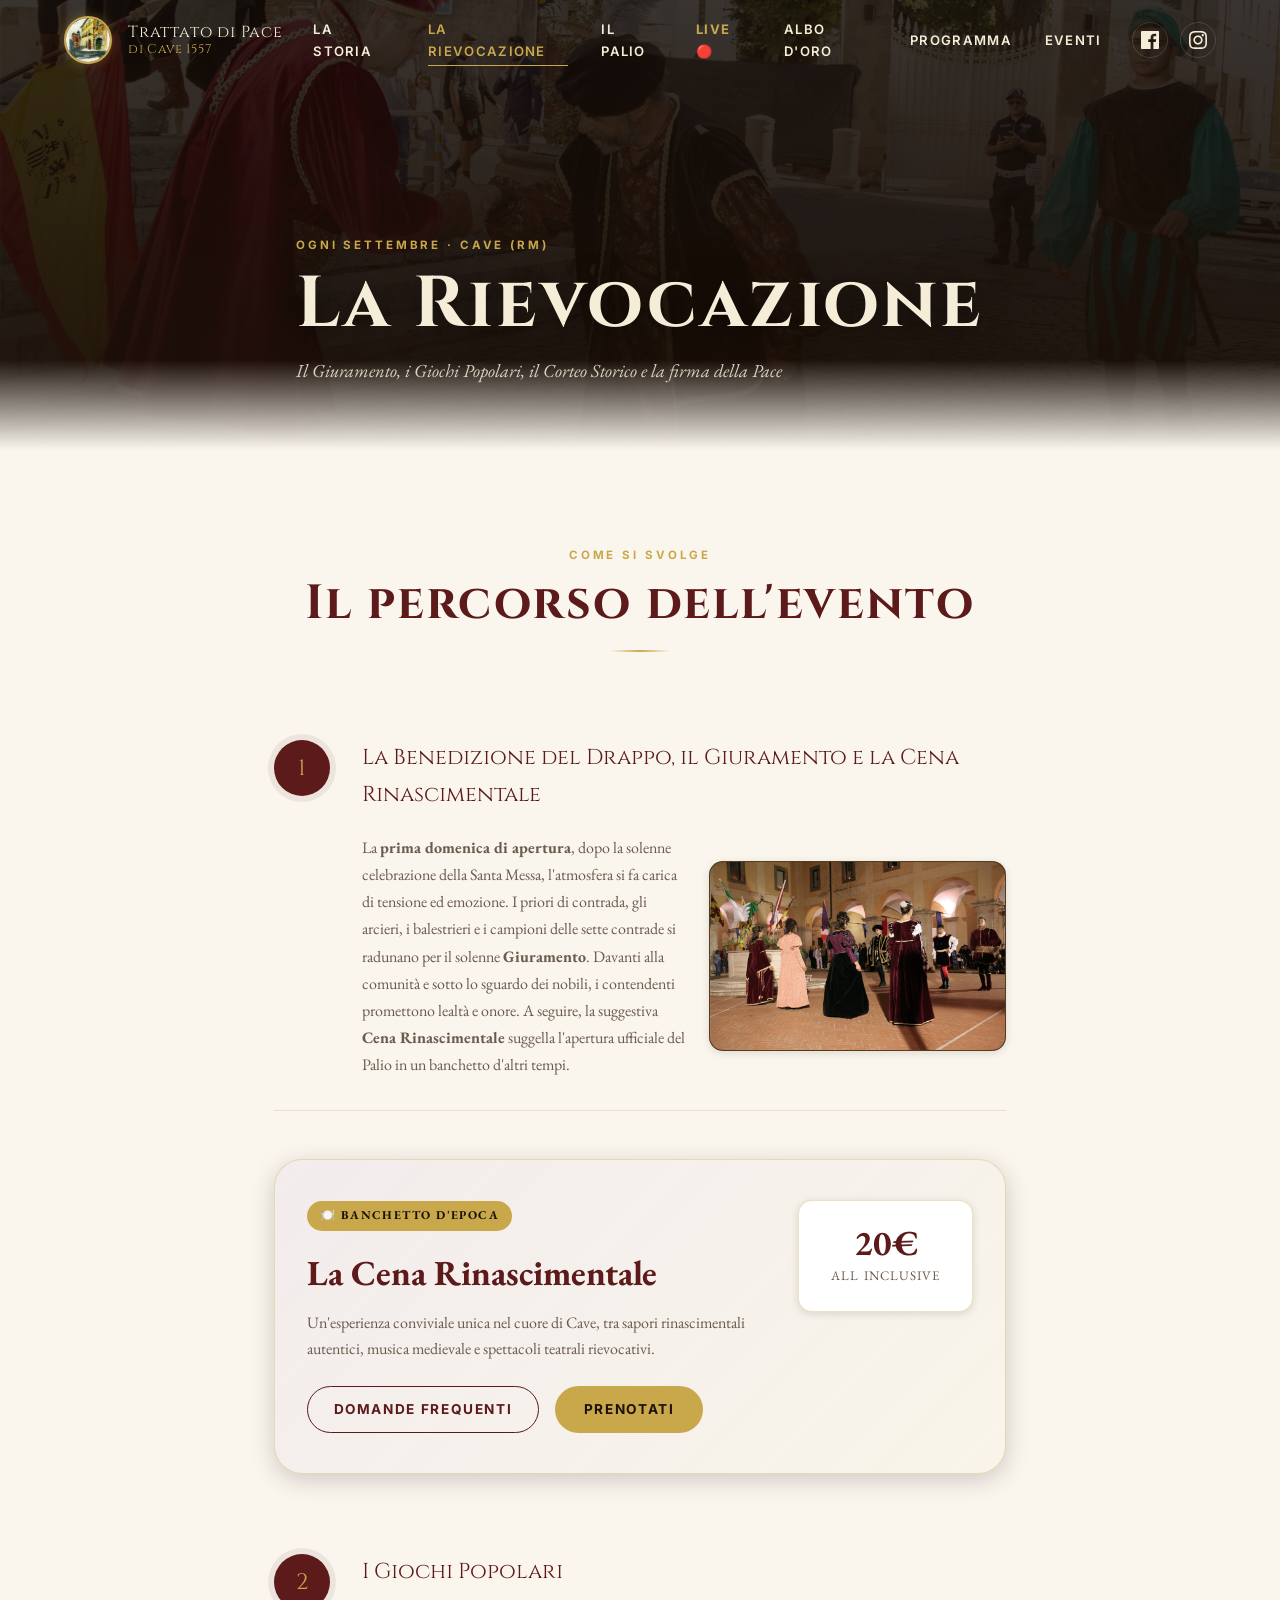
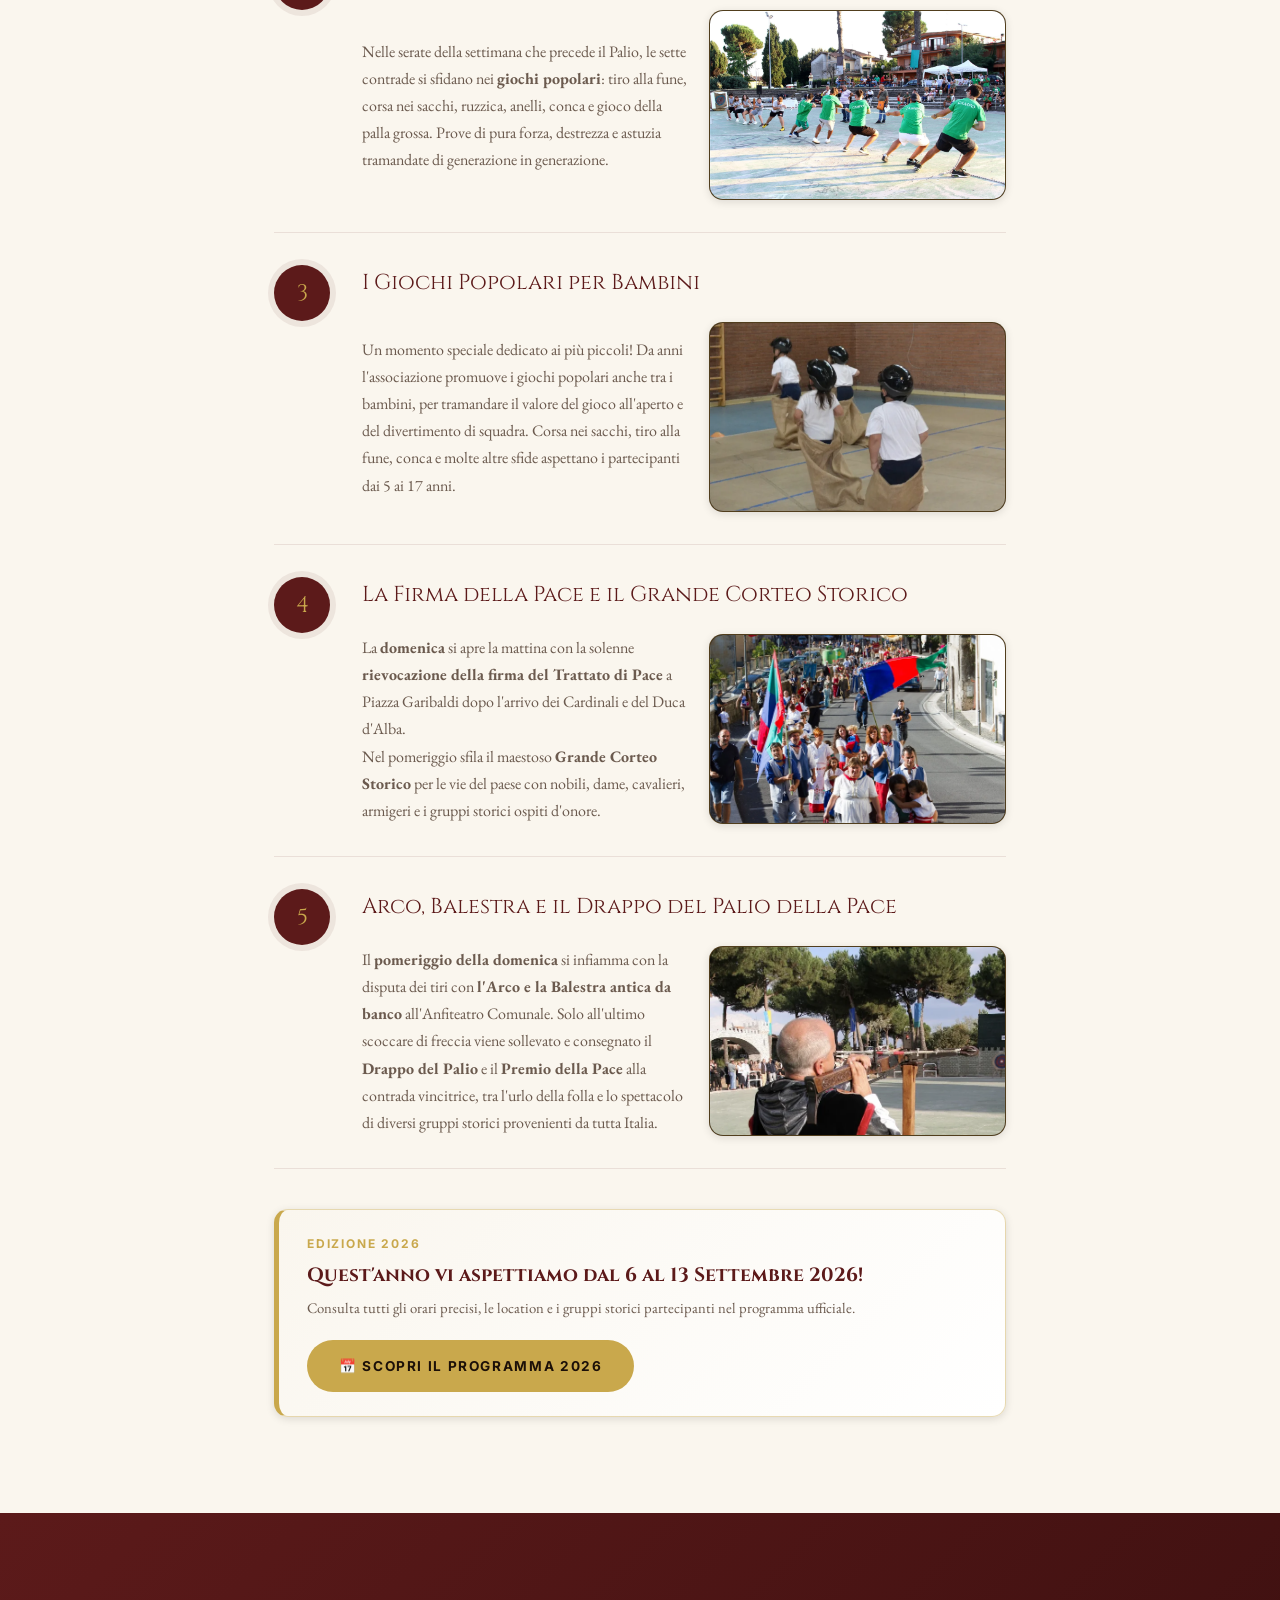
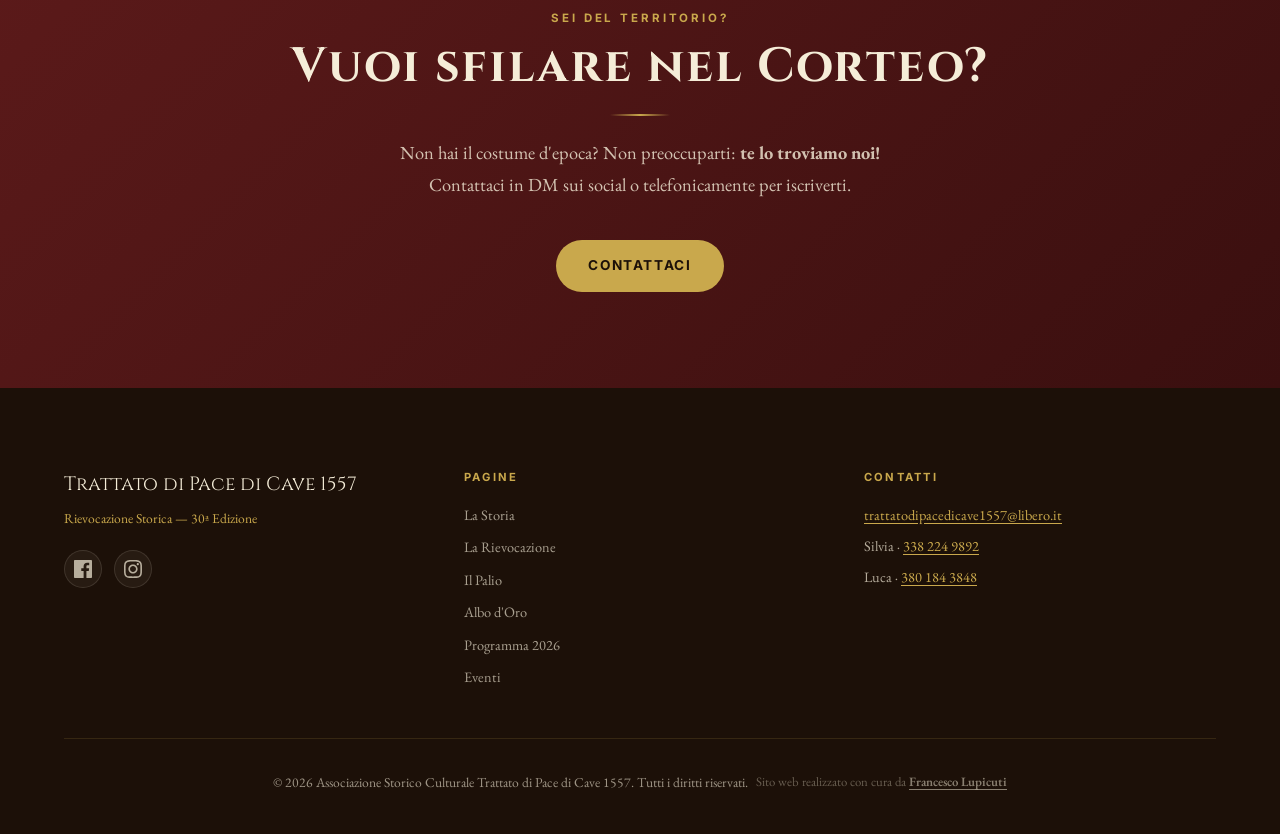
<file: rievocazione.html>
<!DOCTYPE html>
<html lang="it" class="scroll-smooth">
<head>
    <!-- Google tag (gtag.js) -->
    <script async src="https://www.googletagmanager.com/gtag/js?id=G-98CZV315NG"></script>
    <script>
      window.dataLayer = window.dataLayer || [];
      function gtag(){dataLayer.push(arguments);}
      gtag('js', new Date());

      gtag('config', 'G-98CZV315NG');
    </script>
    <meta charset="UTF-8">
    <meta name="viewport" content="width=device-width, initial-scale=1.0">
    <meta name="description" content="La Rievocazione Storica del Trattato di Pace di Cave 1557 — il Giuramento, i Giochi Popolari, il Corteo e la firma della Pace.">
    <meta property="og:title" content="La Rievocazione | Trattato di Pace di Cave 1557">
    <meta property="og:type" content="website">
    <meta property="og:locale" content="it_IT">
    <title>La Rievocazione | Trattato di Pace di Cave 1557</title>
    <link rel="preconnect" href="https://fonts.googleapis.com">
    <link rel="preconnect" href="https://fonts.gstatic.com" crossorigin>
    <link href="https://fonts.googleapis.com/css2?family=Cinzel:wght@400;600;700&family=EB+Garamond:ital,wght@0,400;0,500;1,400;1,500&family=Inter:wght@400;500;600;700&display=swap" rel="stylesheet">
    <link rel="stylesheet" href="css/style.css">
</head>
<body>

<header class="site-header" role="banner">
    <div class="container">
        <div class="header-inner">
            <a href="index.html" class="header-logo" aria-label="Trattato di Pace di Cave 1557 — Home">
                <img src="assets/images/logo.webp" alt="Logo Trattato di Pace di Cave 1557" class="logo-img">
                <div class="logo-text">Trattato di Pace<span>di Cave 1557</span></div>
            </a>
            <nav class="site-nav" aria-label="Navigazione principale">
                <a href="storia.html">La Storia</a>
                <a href="rievocazione.html" class="active">La Rievocazione</a>
                <a href="palio.html">Il Palio</a>
                <a href="live.html" style="color:var(--gold); font-weight:bold;">LIVE 🔴</a>
                <a href="albo.html">Albo d'Oro</a>
                <a href="programma.html">Programma</a>
                <a href="eventicollaborazioni.html">Eventi</a>
            </nav>
            <div class="header-social">
                <a href="https://www.facebook.com/PaceDiCave1557/" target="_blank" rel="noopener" aria-label="Facebook"><svg viewBox="0 0 24 24"><path d="M22.675 0h-21.35C.593 0 0 .593 0 1.325v21.351C0 23.407.593 24 1.325 24H12.82v-9.294H9.692v-3.622h3.128V8.413c0-3.1 1.893-4.788 4.659-4.788 1.325 0 2.463.099 2.795.143v3.24l-1.918.001c-1.504 0-1.795.715-1.795 1.763v2.312h3.587l-.467 3.622h-3.12V24h6.116C23.407 24 24 23.407 24 22.676V1.325C24 .593 23.407 0 22.675 0z"/></svg></a>
                <a href="https://www.instagram.com/trattatodipacedicave1557" target="_blank" rel="noopener" aria-label="Instagram"><svg viewBox="0 0 24 24"><path d="M12 2.163c3.204 0 3.584.012 4.85.07 3.252.148 4.771 1.691 4.919 4.919.058 1.265.069 1.645.069 4.849 0 3.205-.012 3.584-.069 4.849-.149 3.225-1.664 4.771-4.919 4.919-1.266.058-1.644.07-4.85.07-3.204 0-3.584-.012-4.849-.07-3.26-.149-4.771-1.699-4.919-4.92-.058-1.265-.07-1.644-.07-4.849 0-3.204.013-3.583.07-4.849.149-3.227 1.664-4.771 4.919-4.919 1.266-.057 1.645-.069 4.849-.069zm0-2.163c-3.259 0-3.667.014-4.947.072-4.358.2-6.78 2.618-6.98 6.98-.059 1.281-.073 1.689-.073 4.948 0 3.259.014 3.668.072 4.948.2 4.358 2.618 6.78 6.98 6.98 1.281.058 1.689.072 4.948.072 3.259 0 3.668-.014 4.948-.072 4.354-.2 6.782-2.618 6.979-6.98.059-1.28.073-1.689.073-4.948 0-3.259-.014-3.667-.072-4.947-.196-4.354-2.617-6.78-6.979-6.98-1.281-.059-1.69-.073-4.949-.073zm0 5.838c-3.403 0-6.162 2.759-6.162 6.162s2.759 6.163 6.162 6.163 6.162-2.759 6.162-6.163c0-3.403-2.759-6.162-6.162-6.162zm0 10.162c-2.209 0-4-1.79-4-4 0-2.209 1.791-4 4-4s4 1.791 4 4c0 2.21-1.791 4-4 4zm6.406-11.845c-.796 0-1.441.645-1.441 1.44s.645 1.44 1.441 1.44c.795 0 1.439-.645 1.439-1.44s-.644-1.44-1.439-1.44z"/></svg></a>
            </div>
            <button class="nav-toggle" id="nav-toggle" aria-label="Apri menu" aria-expanded="false" aria-controls="mobile-drawer">
                <svg fill="none" viewBox="0 0 24 24" stroke-width="2"><path stroke-linecap="round" stroke-linejoin="round" d="M4 6h16M4 12h16M4 18h16"/></svg>
            </button>
        </div>
    </div>
</header>

<div class="mobile-drawer" id="mobile-drawer" role="dialog" aria-modal="true" aria-label="Menu di navigazione">
    <div class="drawer-header">
        <div style="display:flex;align-items:center;gap:.75rem;">
            <img src="assets/images/logo.webp" alt="Logo Trattato di Pace di Cave 1557" class="logo-img" style="width:36px;height:36px;">
            <div class="drawer-header-logo">Trattato di Pace<span>di Cave 1557</span></div>
        </div>
        <button class="drawer-close" id="drawer-close" aria-label="Chiudi menu"><svg fill="none" viewBox="0 0 24 24" stroke-width="2"><path stroke-linecap="round" stroke-linejoin="round" d="M6 18L18 6M6 6l12 12"/></svg></button>
    </div>
    <nav>
        <a href="index.html">Home</a>
        <a href="storia.html">La Storia</a>
        <a href="rievocazione.html">La Rievocazione</a>
        <a href="palio.html">Il Palio</a>
        <a href="live.html" style="color:var(--gold); font-weight:bold;">LIVE 🔴</a>
        <a href="albo.html">Albo d'Oro</a>
        <a href="programma.html">Programma</a>
        <a href="eventicollaborazioni.html">Eventi</a>
    </nav>
    <div class="drawer-social">
        <a href="https://www.facebook.com/PaceDiCave1557/" target="_blank" rel="noopener" aria-label="Facebook"><svg viewBox="0 0 24 24"><path d="M22.675 0h-21.35C.593 0 0 .593 0 1.325v21.351C0 23.407.593 24 1.325 24H12.82v-9.294H9.692v-3.622h3.128V8.413c0-3.1 1.893-4.788 4.659-4.788 1.325 0 2.463.099 2.795.143v3.24l-1.918.001c-1.504 0-1.795.715-1.795 1.763v2.312h3.587l-.467 3.622h-3.12V24h6.116C23.407 24 24 23.407 24 22.676V1.325C24 .593 23.407 0 22.675 0z"/></svg></a>
        <a href="https://www.instagram.com/trattatodipacedicave1557" target="_blank" rel="noopener" aria-label="Instagram"><svg viewBox="0 0 24 24"><path d="M12 2.163c3.204 0 3.584.012 4.85.07 3.252.148 4.771 1.691 4.919 4.919.058 1.265.069 1.645.069 4.849 0 3.205-.012 3.584-.069 4.849-.149 3.225-1.664 4.771-4.919 4.919-1.266.058-1.644.07-4.85.07-3.204 0-3.584-.012-4.849-.07-3.26-.149-4.771-1.699-4.919-4.92-.058-1.265-.07-1.644-.07-4.849 0-3.204.013-3.583.07-4.849.149-3.227 1.664-4.771 4.919-4.919 1.266-.057 1.645-.069 4.849-.069zm0-2.163c-3.259 0-3.667.014-4.947.072-4.358.2-6.78 2.618-6.98 6.98-.059 1.281-.073 1.689-.073 4.948 0 3.259.014 3.668.072 4.948.2 4.358 2.618 6.78 6.98 6.98 1.281.058 1.689.072 4.948.072 3.259 0 3.668-.014 4.948-.072 4.354-.2 6.782-2.618 6.979-6.98.059-1.28.073-1.689.073-4.948 0-3.259-.014-3.667-.072-4.947-.196-4.354-2.617-6.78-6.979-6.98-1.281-.059-1.69-.073-4.949-.073zm0 5.838c-3.403 0-6.162 2.759-6.162 6.162s2.759 6.163 6.162 6.163 6.162-2.759 6.162-6.163c0-3.403-2.759-6.162-6.162-6.162zm0 10.162c-2.209 0-4-1.79-4-4 0-2.209 1.791-4 4-4s4 1.791 4 4c0 2.21-1.791 4-4 4zm6.406-11.845c-.796 0-1.441.645-1.441 1.44s.645 1.44 1.441 1.44c.795 0 1.439-.645 1.439-1.44s-.644-1.44-1.439-1.44z"/></svg></a>
    </div>
</div>

<main id="main-content">

<section class="page-hero hero-rievocazione" aria-label="Intestazione pagina">
    <div class="container page-hero-content">
        <p class="section-eyebrow">Ogni Settembre · Cave (RM)</p>
        <h1 class="display-title" style="font-size:clamp(2rem,6vw,4.5rem);">La Rievocazione</h1>
        <p class="page-hero-subtitle">Il Giuramento, i Giochi Popolari, il Corteo Storico e la firma della Pace</p>
    </div>
</section>

<!-- Steps -->
<section class="section-pad section-parchment" aria-labelledby="rievocazione-heading">
    <div class="container-sm">
        <div class="text-center reveal" style="margin-bottom:3.5rem;">
            <p class="section-eyebrow">Come si svolge</p>
            <h2 class="section-title" id="rievocazione-heading">Il percorso dell'evento</h2>
            <span class="gold-rule" aria-hidden="true"></span>
        </div>

        <div class="event-step reveal">
            <div class="step-num">1</div>
            <div class="step-content">
                <div class="step-title">La Benedizione del Drappo, il Giuramento e la Cena Rinascimentale</div>
                <div class="step-media-grid">
                    <p class="step-desc">
                        La <strong>prima domenica di apertura</strong>, dopo la solenne celebrazione della Santa Messa, l'atmosfera si fa carica di tensione ed emozione. 
                        I priori di contrada, gli arcieri, i balestrieri e i campioni delle sette contrade si radunano 
                        per il solenne <strong>Giuramento</strong>. Davanti alla comunità e sotto lo sguardo dei nobili, 
                        i contendenti promettono lealtà e onore. A seguire, la suggestiva <strong>Cena Rinascimentale</strong> suggella l'apertura ufficiale del Palio in un banchetto d'altri tempi.
                    </p>
                    <div class="step-photo-frame">
                        <img src="assets/images/cena-rinascimentale.webp" alt="Cena Rinascimentale e apertura del Palio">
                    </div>
                </div>
            </div>
        </div>

        <!-- CENA RINASCIMENTALE FEATURE BOX -->
        <div class="cena-card-banner reveal" id="cena-rinascimentale">
            <div class="cena-header" style="border-bottom:none;margin-bottom:0;padding-bottom:0;">
                <div class="cena-title-group">
                    <span class="cena-badge">🍽️ Banchetto d'Epoca</span>
                    <h3 style="font-family:var(--font-display);font-size:clamp(1.6rem,3.5vw,2.2rem);color:var(--burgundy);margin-bottom:.5rem;">La Cena Rinascimentale</h3>
                    <p style="color:var(--slate);font-size:1rem;line-height:1.6;margin:0 0 1.5rem;">
                        Un'esperienza conviviale unica nel cuore di Cave, tra sapori rinascimentali autentici, musica medievale e spettacoli teatrali rievocativi.
                    </p>
                    <div style="display:flex;gap:1rem;flex-wrap:wrap;">
                        <button type="button" class="btn btn-outline" data-open-faq style="color:var(--burgundy);border-color:var(--burgundy);padding:.75rem 1.6rem;cursor:pointer;">
                            Domande Frequenti
                        </button>
                        <a href="https://docs.google.com/forms/d/e/1FAIpQLSfLTMzRzJRsX3gT6fgWukQ1lnAZESWekx5kGXbBCp7KTNcH7A/viewform?usp=header" target="_blank" rel="noopener" class="btn btn-gold" style="padding:.75rem 1.8rem;">
                            Prenotati
                        </a>
                    </div>
                </div>
                <div style="text-align:center;background:white;padding:1.5rem 2rem;border-radius:var(--radius-md);border:1px solid rgba(201,168,76,.35);box-shadow:var(--shadow-sm);align-self:flex-start;">
                    <div class="cena-price-tag">20€</div>
                    <div class="cena-price-sub">All Inclusive</div>
                </div>
            </div>
        </div>

        <div class="event-step reveal" style="margin-top:3rem;">
            <div class="step-num">2</div>
            <div class="step-content">
                <div class="step-title">I Giochi Popolari</div>
                <div class="step-media-grid">
                    <p class="step-desc">
                        Nelle serate della settimana che precede il Palio, le sette contrade si sfidano nei 
                        <strong>giochi popolari</strong>: tiro alla fune, corsa nei sacchi, ruzzica, anelli, 
                        conca e gioco della palla grossa. Prove di pura forza, destrezza e astuzia tramandate di generazione in generazione.
                    </p>
                    <div class="step-photo-frame">
                        <img src="assets/images/tiro-fune.webp" alt="Tiro alla fune tra le Contrade di Cave">
                    </div>
                </div>
            </div>
        </div>

        <div class="event-step reveal">
            <div class="step-num">3</div>
            <div class="step-content">
                <div class="step-title">I Giochi Popolari per Bambini</div>
                <div class="step-media-grid">
                    <p class="step-desc">
                        Un momento speciale dedicato ai più piccoli! Da anni l'associazione promuove i giochi 
                        popolari anche tra i bambini, per tramandare il valore del gioco all'aperto e del divertimento di squadra. 
                        Corsa nei sacchi, tiro alla fune, conca e molte altre sfide aspettano i partecipanti dai 5 ai 17 anni.
                    </p>
                    <div class="step-photo-frame">
                        <img src="assets/images/bambini.webp" alt="Giochi popolari per bambini al Palio di Cave">
                    </div>
                </div>
            </div>
        </div>

        <div class="event-step reveal">
            <div class="step-num">4</div>
            <div class="step-content">
                <div class="step-title">La Firma della Pace e il Grande Corteo Storico</div>
                <div class="step-media-grid">
                    <p class="step-desc">
                        La <strong>domenica</strong> si apre la mattina con la solenne <strong>rievocazione della firma del Trattato di Pace</strong> 
                        a Piazza Garibaldi dopo l'arrivo dei Cardinali e del Duca d'Alba.<br>
                        Nel pomeriggio sfila il maestoso <strong>Grande Corteo Storico</strong> per le vie del paese 
                        con nobili, dame, cavalieri, armigeri e i gruppi storici ospiti d'onore.
                    </p>
                    <div class="step-photo-frame">
                        <img src="assets/images/corteo-bg.webp" alt="Corteo Storico del Trattato di Pace di Cave">
                    </div>
                </div>
            </div>
        </div>

        <div class="event-step reveal">
            <div class="step-num">5</div>
            <div class="step-content">
                <div class="step-title">Arco, Balestra e il Drappo del Palio della Pace</div>
                <div class="step-media-grid">
                    <p class="step-desc">
                        Il <strong>pomeriggio della domenica</strong> si infiamma con la disputa dei tiri con 
                        <strong>l'Arco e la Balestra antica da banco</strong> all'Anfiteatro Comunale. 
                        Solo all'ultimo scoccare di freccia viene sollevato e consegnato il 
                        <strong>Drappo del Palio</strong> e il <strong>Premio della Pace</strong> alla contrada vincitrice, 
                        tra l'urlo della folla e lo spettacolo di diversi gruppi storici provenienti da tutta Italia.
                    </p>
                    <div class="step-photo-frame">
                        <img src="assets/images/balestra.webp" alt="Gara con la Balestra antica da banco" class="img-balestra">
                    </div>
                </div>
            </div>
        </div>

        <!-- PROGRAM CALLOUT BOX -->
        <div class="program-callout-box reveal">
            <div>
                <div style="font-family:var(--font-sans);font-size:.75rem;font-weight:700;letter-spacing:.15em;text-transform:uppercase;color:var(--gold);margin-bottom:.25rem;">Edizione 2026</div>
                <div style="font-family:var(--font-serif);font-size:1.2rem;font-weight:700;color:var(--burgundy);">Quest'anno vi aspettiamo dal 6 al 13 Settembre 2026!</div>
                <p style="color:var(--slate);font-size:.92rem;margin:.25rem 0 0;">Consulta tutti gli orari precisi, le location e i gruppi storici partecipanti nel programma ufficiale.</p>
            </div>
            <a href="programma.html" class="btn btn-gold" style="white-space:nowrap;">📅 Scopri il Programma 2026</a>
        </div>
    </div>
</section>

<!-- Participants CTA -->
<section class="section-pad" style="background:linear-gradient(135deg,var(--burgundy),#3a0f0f);" aria-labelledby="partecipa-heading">
    <div class="container-sm text-center reveal">
        <p class="section-eyebrow">Sei del territorio?</p>
        <h2 class="section-title light" id="partecipa-heading">Vuoi sfilare nel Corteo?</h2>
        <span class="gold-rule" aria-hidden="true"></span>
        <p class="section-lead light" style="margin:0 auto 2.5rem;text-align:center;">
            Non hai il costume d'epoca? Non preoccuparti: <strong>te lo troviamo noi!</strong><br>
            Contattaci in DM sui social o telefonicamente per iscriverti.
        </p>
        <a href="mailto:trattatodipacedicave1557@libero.it" class="btn btn-gold">Contattaci</a>
    </div>
</section>

</main>

<footer class="site-footer" role="contentinfo">
    <div class="container">
        <div class="footer-grid">
            <div class="footer-brand">
                <div class="footer-brand-name">Trattato di Pace di Cave 1557</div>
                <div class="footer-brand-sub">Rievocazione Storica — 30ª Edizione</div>
                <div class="footer-social"><a href="https://www.facebook.com/PaceDiCave1557/" target="_blank" rel="noopener" aria-label="Facebook"><svg viewBox="0 0 24 24"><path d="M22.675 0h-21.35C.593 0 0 .593 0 1.325v21.351C0 23.407.593 24 1.325 24H12.82v-9.294H9.692v-3.622h3.128V8.413c0-3.1 1.893-4.788 4.659-4.788 1.325 0 2.463.099 2.795.143v3.24l-1.918.001c-1.504 0-1.795.715-1.795 1.763v2.312h3.587l-.467 3.622h-3.12V24h6.116C23.407 24 24 23.407 24 22.676V1.325C24 .593 23.407 0 22.675 0z"/></svg></a><a href="https://www.instagram.com/trattatodipacedicave1557" target="_blank" rel="noopener" aria-label="Instagram"><svg viewBox="0 0 24 24"><path d="M12 2.163c3.204 0 3.584.012 4.85.07 3.252.148 4.771 1.691 4.919 4.919.058 1.265.069 1.645.069 4.849 0 3.205-.012 3.584-.069 4.849-.149 3.225-1.664 4.771-4.919 4.919-1.266.058-1.644.07-4.85.07-3.204 0-3.584-.012-4.849-.07-3.26-.149-4.771-1.699-4.919-4.92-.058-1.265-.07-1.644-.07-4.849 0-3.204.013-3.583.07-4.849.149-3.227 1.664-4.771 4.919-4.919 1.266-.057 1.645-.069 4.849-.069zm0-2.163c-3.259 0-3.667.014-4.947.072-4.358.2-6.78 2.618-6.98 6.98-.059 1.281-.073 1.689-.073 4.948 0 3.259.014 3.668.072 4.948.2 4.358 2.618 6.78 6.98 6.98 1.281.058 1.689.072 4.948.072 3.259 0 3.668-.014 4.948-.072 4.354-.2 6.782-2.618 6.979-6.98.059-1.28.073-1.689.073-4.948 0-3.259-.014-3.667-.072-4.947-.196-4.354-2.617-6.78-6.979-6.98-1.281-.059-1.69-.073-4.949-.073zm0 5.838c-3.403 0-6.162 2.759-6.162 6.162s2.759 6.163 6.162 6.163 6.162-2.759 6.162-6.163c0-3.403-2.759-6.162-6.162-6.162zm0 10.162c-2.209 0-4-1.79-4-4 0-2.209 1.791-4 4-4s4 1.791 4 4c0 2.21-1.791 4-4 4zm6.406-11.845c-.796 0-1.441.645-1.441 1.44s.645 1.44 1.441 1.44c.795 0 1.439-.645 1.439-1.44s-.644-1.44-1.439-1.44z"/></svg></a></div>
            </div>
            <div><div class="footer-title">Pagine</div><nav class="footer-links"><a href="storia.html">La Storia</a><a href="rievocazione.html">La Rievocazione</a><a href="palio.html">Il Palio</a><a href="albo.html">Albo d'Oro</a><a href="programma.html">Programma 2026</a><a href="eventicollaborazioni.html">Eventi</a></nav></div>
            <div class="footer-contact"><div class="footer-title">Contatti</div><p><a href="mailto:trattatodipacedicave1557@libero.it">trattatodipacedicave1557@libero.it</a></p><p>Silvia · <a href="tel:3382249892">338 224 9892</a></p><p>Luca · <a href="tel:3801843848">380 184 3848</a></p></div>
        </div>
        <div class="footer-bottom">
            <span>&copy; 2026 Associazione Storico Culturale Trattato di Pace di Cave 1557. Tutti i diritti riservati.</span>
            <div class="footer-credit">Sito web realizzato con cura da <a href="mailto:francesco.lupicuti@gmail.com">Francesco Lupicuti</a></div>
        </div>
    </div>
</footer>

<!-- ============================================================ FAQ MODAL OVERLAY -->
<div id="faq-modal" class="modal-overlay" role="dialog" aria-modal="true" aria-labelledby="modal-faq-title" aria-hidden="true">
    <div class="modal-dialog">
        <div class="modal-header">
            <h3 class="modal-header-title" id="modal-faq-title">
                <span>🍽️ FAQ · Cena Rinascimentale</span>
            </h3>
            <button type="button" class="modal-close-btn" data-close-faq aria-label="Chiudi finestra">
                <svg width="22" height="22" fill="none" viewBox="0 0 24 24" stroke="currentColor" stroke-width="2.5"><path stroke-linecap="round" stroke-linejoin="round" d="M6 18L18 6M6 6l12 12"/></svg>
            </button>
        </div>
        <div class="modal-body">
            <div style="background:white;padding:1.25rem;border-radius:var(--radius-md);margin-bottom:1.5rem;border:1px solid rgba(201,168,76,.3);display:flex;align-items:center;justify-content:space-between;gap:1rem;flex-wrap:wrap;">
                <div>
                    <div style="font-family:var(--font-serif);font-size:1.15rem;font-weight:700;color:var(--burgundy);">Quota di Partecipazione</div>
                    <div style="font-size:.9rem;color:var(--slate);">Menù completo, bevande e spettacolo inclusi</div>
                </div>
                <div style="background:var(--parchment);padding:.5rem 1.25rem;border-radius:var(--radius-sm);border:1px solid rgba(201,168,76,.4);text-align:center;">
                    <span style="font-family:var(--font-display);font-size:1.6rem;font-weight:700;color:var(--burgundy);">20€</span>
                    <span style="font-size:.75rem;display:block;color:var(--slate);font-weight:600;text-transform:uppercase;">All Inclusive</span>
                </div>
            </div>

            <div class="faq-list" style="margin-top:0;">
                <!-- FAQ 1 -->
                <details class="faq-item" open>
                    <summary class="faq-summary">
                        <span style="display:flex;align-items:center;">
                            <span class="faq-icon-left">
                                <svg width="18" height="18" fill="none" viewBox="0 0 24 24" stroke="currentColor" stroke-width="2"><path stroke-linecap="round" stroke-linejoin="round" d="M21 21l-6-6m2-5a7 7 0 11-14 0 7 7 0 0114 0z"/></svg>
                            </span>
                            qual è il prezzo della cena rinascimentale?
                        </span>
                        <svg class="faq-chevron" fill="none" viewBox="0 0 24 24" stroke="currentColor" stroke-width="2"><path stroke-linecap="round" stroke-linejoin="round" d="M19 9l-7 7-7-7"/></svg>
                    </summary>
                    <div class="faq-answer">
                        <p>Il prezzo della cena è di <strong>20€</strong>.</p>
                        <p>La quota è <strong><u>all inclusive</u></strong>: comprende il menù completo dall'antipasto al dolce, l'acqua, il vino delle nostre cantine e tutto lo spettacolo di intrattenimento della serata!</p>
                    </div>
                </details>

                <!-- FAQ 2 -->
                <details class="faq-item">
                    <summary class="faq-summary">
                        <span style="display:flex;align-items:center;">
                            <span class="faq-icon-left">
                                <svg width="18" height="18" fill="none" viewBox="0 0 24 24" stroke="currentColor" stroke-width="2"><path stroke-linecap="round" stroke-linejoin="round" d="M21 21l-6-6m2-5a7 7 0 11-14 0 7 7 0 0114 0z"/></svg>
                            </span>
                            qual è il menù della cena rinascimentale?
                        </span>
                        <svg class="faq-chevron" fill="none" viewBox="0 0 24 24" stroke="currentColor" stroke-width="2"><path stroke-linecap="round" stroke-linejoin="round" d="M19 9l-7 7-7-7"/></svg>
                    </summary>
                    <div class="faq-answer">
                        <p>Vi aspetta un vero e proprio viaggio nei sapori del passato! Questo è il menù:</p>
                        <ul>
                            <li><strong>Antipasto:</strong> <strong>Tagliere bicaudo</strong> con selezione di salumi e formaggi freschi e stagionati delle nostre terre</li>
                            <li><strong>Primo:</strong> <strong>Zuppa Cavense</strong> di ceci speziata con erbe locali</li>
                            <li><strong>Secondo:</strong> <strong>Spezzatino Carafa</strong> (spezzato del cacciatore e costine di suino lardo-speziate) con erbaggi di stagione</li>
                            <li><strong>Delizie di fine convivio:</strong> <strong>dolci secchi</strong></li>
                            <li><strong>Bevande:</strong> Acqua e vino delle <strong>nostre cantine</strong></li>
                        </ul>
                    </div>
                </details>

                <!-- FAQ 3 -->
                <details class="faq-item">
                    <summary class="faq-summary">
                        <span style="display:flex;align-items:center;">
                            <span class="faq-icon-left">
                                <svg width="18" height="18" fill="none" viewBox="0 0 24 24" stroke="currentColor" stroke-width="2"><path stroke-linecap="round" stroke-linejoin="round" d="M21 21l-6-6m2-5a7 7 0 11-14 0 7 7 0 0114 0z"/></svg>
                            </span>
                            qual è l'intrattenimento della cena rinascimentale?
                        </span>
                        <svg class="faq-chevron" fill="none" viewBox="0 0 24 24" stroke="currentColor" stroke-width="2"><path stroke-linecap="round" stroke-linejoin="round" d="M19 9l-7 7-7-7"/></svg>
                    </summary>
                    <div class="faq-answer">
                        <p>Durante la cena sarai immerso in un'atmosfera d'altri tempi!</p>
                        <p>Ad accompagnare la serata ci saranno le musiche dei <strong>Venditori di Sogni nel Rinascimento</strong> e una <strong>rappresentazione teatrale</strong> rievocativa che metterà in scena lo storico arrivo dei messi pontifici e reali al <strong>Marchese Carafa</strong>, Signore di Cave.</p>
                    </div>
                </details>

                <!-- FAQ 4 -->
                <details class="faq-item">
                    <summary class="faq-summary">
                        <span style="display:flex;align-items:center;">
                            <span class="faq-icon-left">
                                <svg width="18" height="18" fill="none" viewBox="0 0 24 24" stroke="currentColor" stroke-width="2"><path stroke-linecap="round" stroke-linejoin="round" d="M21 21l-6-6m2-5a7 7 0 11-14 0 7 7 0 0114 0z"/></svg>
                            </span>
                            è obbligatorio avere un vestito d'epoca per la cena rinascimentale?
                        </span>
                        <svg class="faq-chevron" fill="none" viewBox="0 0 24 24" stroke="currentColor" stroke-width="2"><path stroke-linecap="round" stroke-linejoin="round" d="M19 9l-7 7-7-7"/></svg>
                    </summary>
                    <div class="faq-answer">
                        <p><strong><u>Non è obbligatorio</u></strong>, ma è super consigliato!</p>
                        <p>L'evento è aperto a tutti, ma se possiedi già un <strong>vestito d'epoca</strong> ti invitiamo a indossarlo per immergerti a pieno nello <strong>spirito rinascimentale</strong>.</p>
                        <p>Se invece non ce l'hai ma ti piacerebbe vestirti a tema, puoi contattare noi direttamente <strong>in privato</strong> o rivolgerti al priore della tua contrada!</p>
                    </div>
                </details>
            </div>
        </div>
        <div class="modal-footer">
            <button type="button" class="btn btn-outline" data-close-faq style="font-size:.9rem;padding:.5rem 1.25rem;cursor:pointer;">Chiudi</button>
            <a href="https://docs.google.com/forms/d/e/1FAIpQLSfLTMzRzJRsX3gT6fgWukQ1lnAZESWekx5kGXbBCp7KTNcH7A/viewform?usp=header" target="_blank" rel="noopener" class="btn btn-gold" style="font-size:.9rem;padding:.5rem 1.4rem;">Prenotati (Google Form)</a>
        </div>
    </div>
</div>

<div class="sticky-bar" role="navigation" aria-label="Azioni rapide">
    <a href="programma.html" class="btn btn-gold">📅 Programma</a>
    <a href="mailto:trattatodipacedicave1557@libero.it" class="btn btn-outline">✉ Contatti</a>
</div>

<script src="js/main.js"></script>
</body>
</html>
</file>
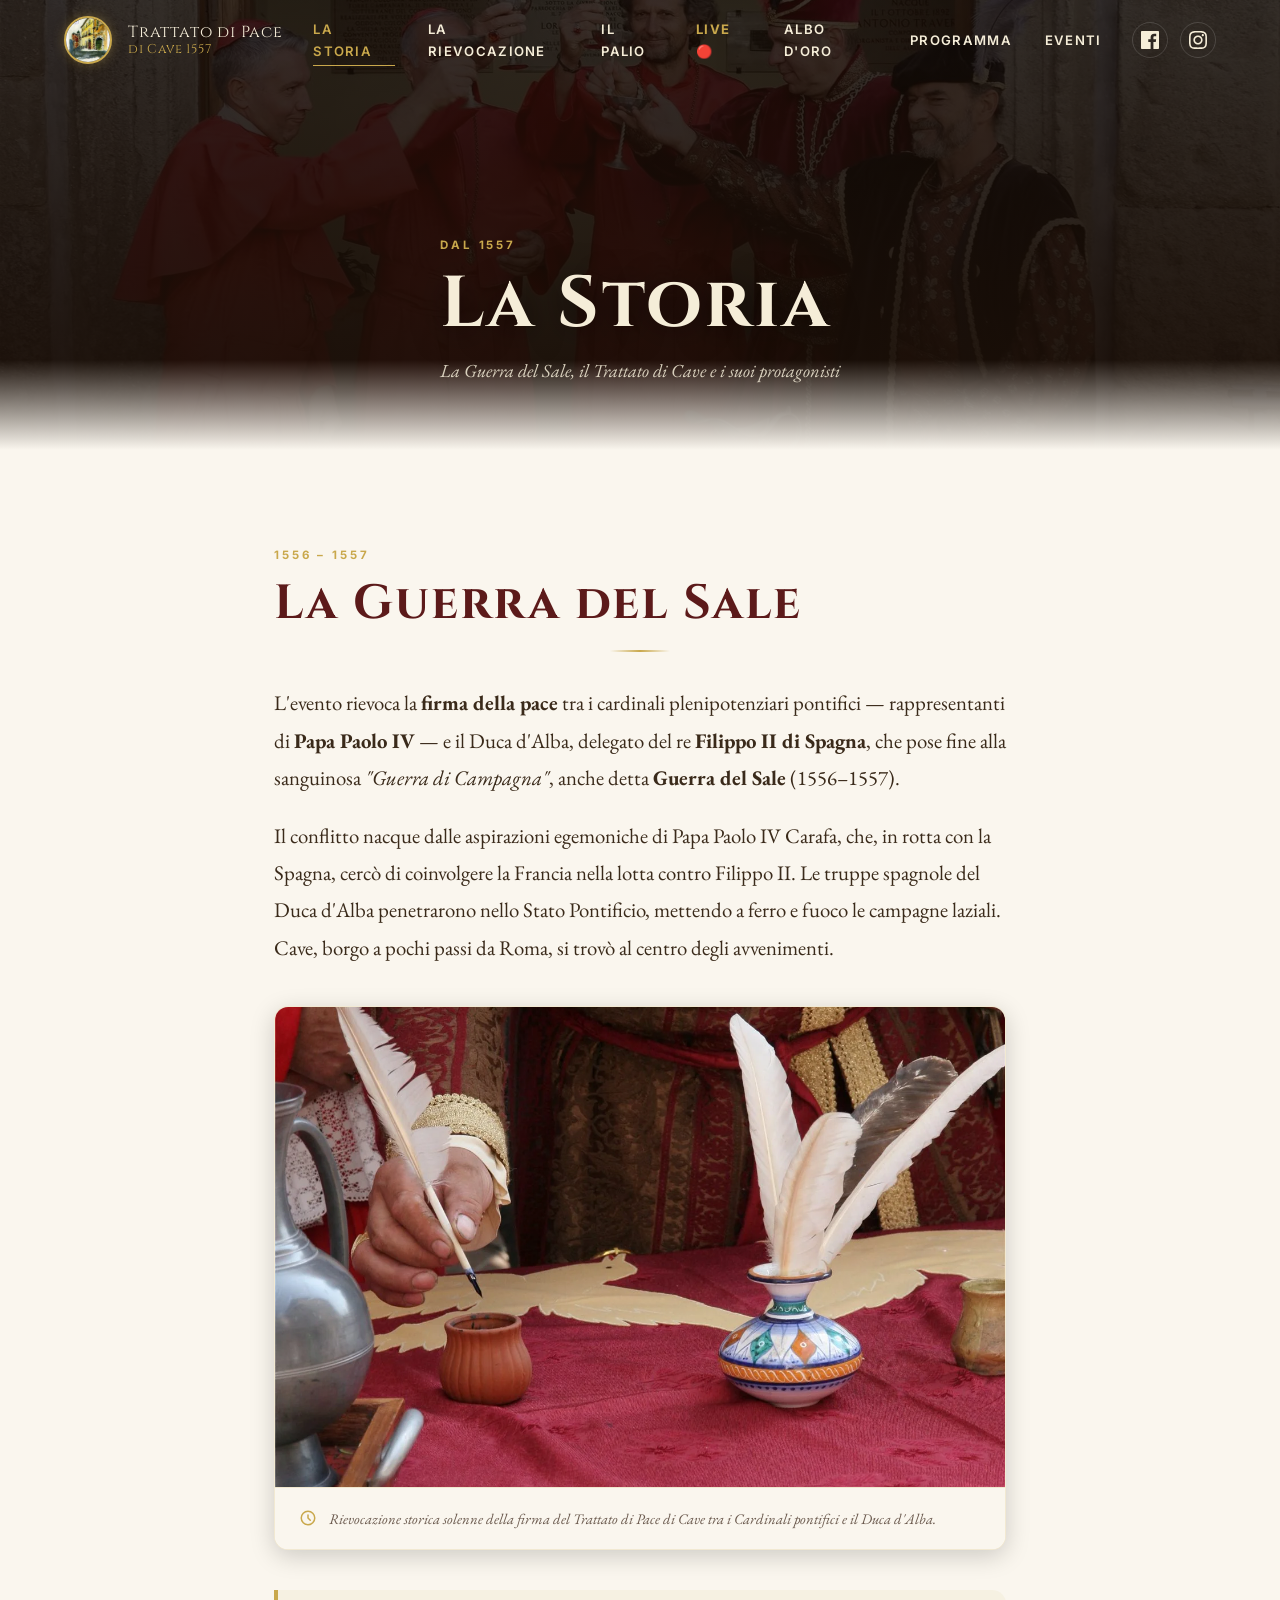
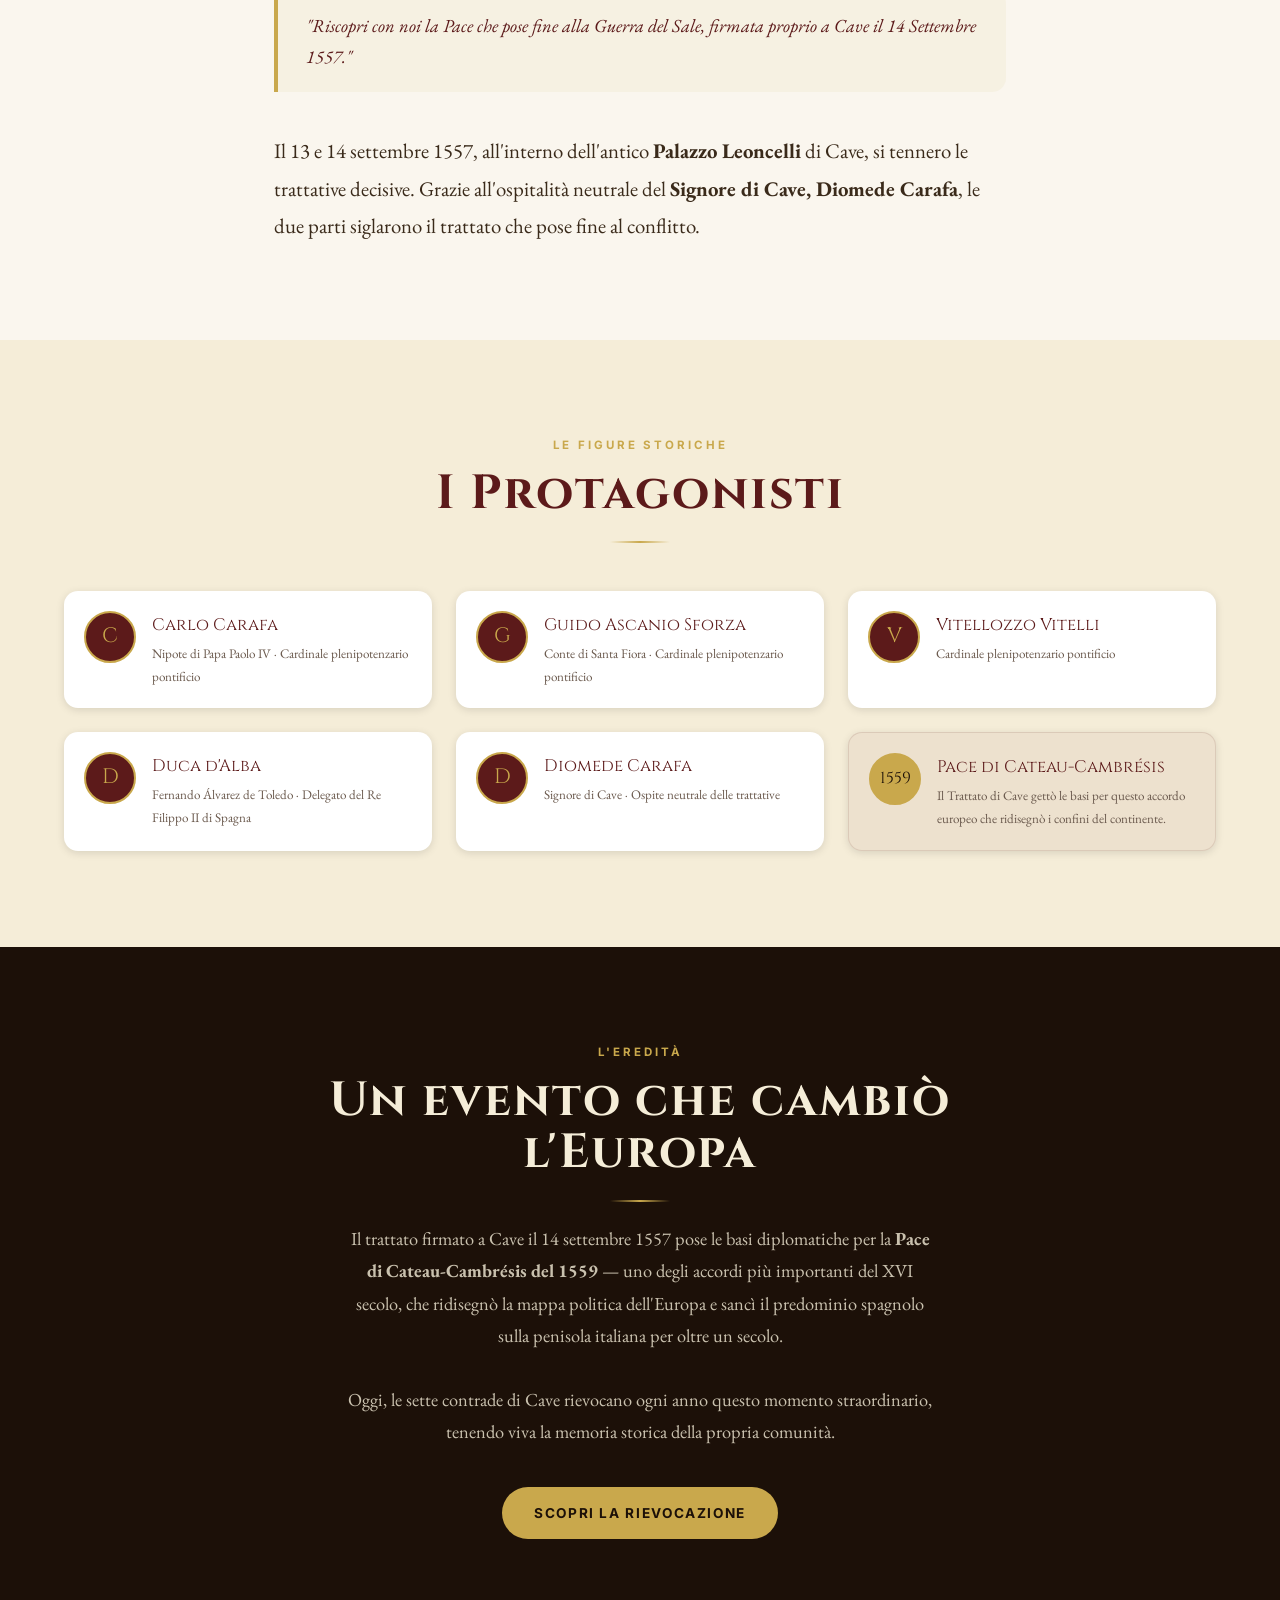
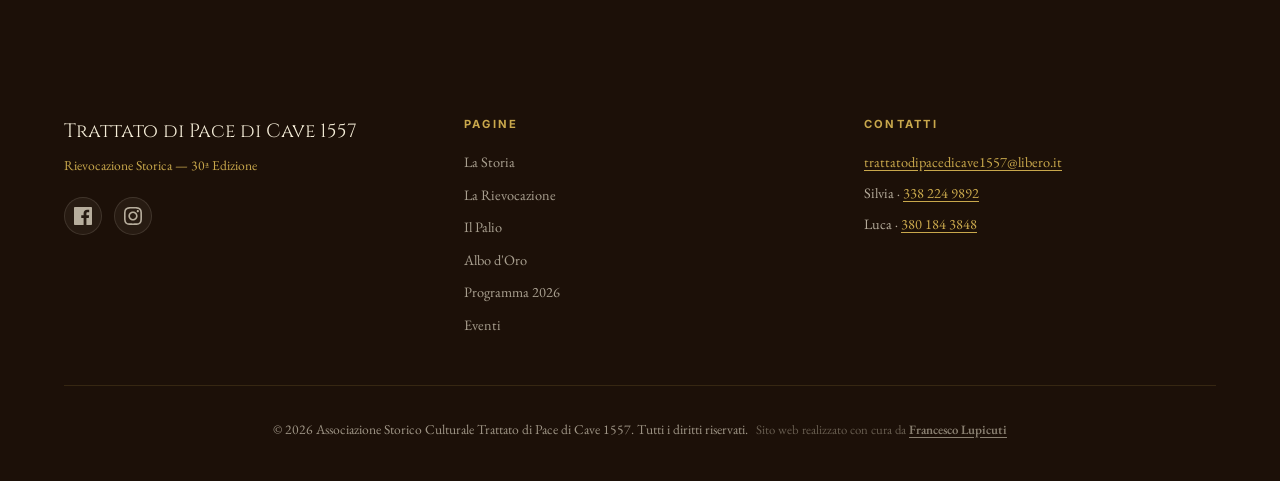
<file: storia.html>
<!DOCTYPE html>
<html lang="it" class="scroll-smooth">
<head>
    <!-- Google tag (gtag.js) -->
    <script async src="https://www.googletagmanager.com/gtag/js?id=G-98CZV315NG"></script>
    <script>
      window.dataLayer = window.dataLayer || [];
      function gtag(){dataLayer.push(arguments);}
      gtag('js', new Date());

      gtag('config', 'G-98CZV315NG');
    </script>
    <meta charset="UTF-8">
    <meta name="viewport" content="width=device-width, initial-scale=1.0">
    <meta name="description" content="La storia del Trattato di Pace di Cave 1557 — la Guerra del Sale, i protagonisti, il contesto storico europeo del XVI secolo.">
    <meta property="og:title" content="La Storia | Trattato di Pace di Cave 1557">
    <meta property="og:type" content="website">
    <meta property="og:locale" content="it_IT">
    <title>La Storia | Trattato di Pace di Cave 1557</title>
    <link rel="preconnect" href="https://fonts.googleapis.com">
    <link rel="preconnect" href="https://fonts.gstatic.com" crossorigin>
    <link href="https://fonts.googleapis.com/css2?family=Cinzel:wght@400;600;700&family=EB+Garamond:ital,wght@0,400;0,500;1,400;1,500&family=Inter:wght@400;500;600;700&display=swap" rel="stylesheet">
    <link rel="stylesheet" href="css/style.css">
</head>
<body>

<header class="site-header" role="banner">
    <div class="container">
        <div class="header-inner">
            <a href="index.html" class="header-logo" aria-label="Trattato di Pace di Cave 1557 — Home">
                <img src="assets/images/logo.webp" alt="Logo Trattato di Pace di Cave 1557" class="logo-img">
                <div class="logo-text">Trattato di Pace<span>di Cave 1557</span></div>
            </a>
            <nav class="site-nav" aria-label="Navigazione principale">
                <a href="storia.html" class="active">La Storia</a>
                <a href="rievocazione.html">La Rievocazione</a>
                <a href="palio.html">Il Palio</a>
                <a href="live.html" style="color:var(--gold); font-weight:bold;">LIVE 🔴</a>
                <a href="albo.html">Albo d'Oro</a>
                <a href="programma.html">Programma</a>
                <a href="eventicollaborazioni.html">Eventi</a>
            </nav>
            <div class="header-social">
                <a href="https://www.facebook.com/PaceDiCave1557/" target="_blank" rel="noopener" aria-label="Facebook"><svg viewBox="0 0 24 24"><path d="M22.675 0h-21.35C.593 0 0 .593 0 1.325v21.351C0 23.407.593 24 1.325 24H12.82v-9.294H9.692v-3.622h3.128V8.413c0-3.1 1.893-4.788 4.659-4.788 1.325 0 2.463.099 2.795.143v3.24l-1.918.001c-1.504 0-1.795.715-1.795 1.763v2.312h3.587l-.467 3.622h-3.12V24h6.116C23.407 24 24 23.407 24 22.676V1.325C24 .593 23.407 0 22.675 0z"/></svg></a>
                <a href="https://www.instagram.com/trattatodipacedicave1557" target="_blank" rel="noopener" aria-label="Instagram"><svg viewBox="0 0 24 24"><path d="M12 2.163c3.204 0 3.584.012 4.85.07 3.252.148 4.771 1.691 4.919 4.919.058 1.265.069 1.645.069 4.849 0 3.205-.012 3.584-.069 4.849-.149 3.225-1.664 4.771-4.919 4.919-1.266.058-1.644.07-4.85.07-3.204 0-3.584-.012-4.849-.07-3.26-.149-4.771-1.699-4.919-4.92-.058-1.265-.07-1.644-.07-4.849 0-3.204.013-3.583.07-4.849.149-3.227 1.664-4.771 4.919-4.919 1.266-.057 1.645-.069 4.849-.069zm0-2.163c-3.259 0-3.667.014-4.947.072-4.358.2-6.78 2.618-6.98 6.98-.059 1.281-.073 1.689-.073 4.948 0 3.259.014 3.668.072 4.948.2 4.358 2.618 6.78 6.98 6.98 1.281.058 1.689.072 4.948.072 3.259 0 3.668-.014 4.948-.072 4.354-.2 6.782-2.618 6.979-6.98.059-1.28.073-1.689.073-4.948 0-3.259-.014-3.667-.072-4.947-.196-4.354-2.617-6.78-6.979-6.98-1.281-.059-1.69-.073-4.949-.073zm0 5.838c-3.403 0-6.162 2.759-6.162 6.162s2.759 6.163 6.162 6.163 6.162-2.759 6.162-6.163c0-3.403-2.759-6.162-6.162-6.162zm0 10.162c-2.209 0-4-1.79-4-4 0-2.209 1.791-4 4-4s4 1.791 4 4c0 2.21-1.791 4-4 4zm6.406-11.845c-.796 0-1.441.645-1.441 1.44s.645 1.44 1.441 1.44c.795 0 1.439-.645 1.439-1.44s-.644-1.44-1.439-1.44z"/></svg></a>
            </div>
            <button class="nav-toggle" id="nav-toggle" aria-label="Apri menu" aria-expanded="false" aria-controls="mobile-drawer">
                <svg fill="none" viewBox="0 0 24 24" stroke-width="2"><path stroke-linecap="round" stroke-linejoin="round" d="M4 6h16M4 12h16M4 18h16"/></svg>
            </button>
        </div>
    </div>
</header>

<div class="mobile-drawer" id="mobile-drawer" role="dialog" aria-modal="true" aria-label="Menu di navigazione">
    <div class="drawer-header">
        <div style="display:flex;align-items:center;gap:.75rem;">
            <img src="assets/images/logo.webp" alt="Logo Trattato di Pace di Cave 1557" class="logo-img" style="width:36px;height:36px;">
            <div class="drawer-header-logo">Trattato di Pace<span>di Cave 1557</span></div>
        </div>
        <button class="drawer-close" id="drawer-close" aria-label="Chiudi menu"><svg fill="none" viewBox="0 0 24 24" stroke-width="2"><path stroke-linecap="round" stroke-linejoin="round" d="M6 18L18 6M6 6l12 12"/></svg></button>
    </div>
    <nav>
        <a href="index.html">Home</a>
        <a href="storia.html">La Storia</a>
        <a href="rievocazione.html">La Rievocazione</a>
        <a href="palio.html">Il Palio</a>
        <a href="live.html" style="color:var(--gold); font-weight:bold;">LIVE 🔴</a>
        <a href="albo.html">Albo d'Oro</a>
        <a href="programma.html">Programma</a>
        <a href="eventicollaborazioni.html">Eventi</a>
    </nav>
    <div class="drawer-social">
        <a href="https://www.facebook.com/PaceDiCave1557/" target="_blank" rel="noopener" aria-label="Facebook"><svg viewBox="0 0 24 24"><path d="M22.675 0h-21.35C.593 0 0 .593 0 1.325v21.351C0 23.407.593 24 1.325 24H12.82v-9.294H9.692v-3.622h3.128V8.413c0-3.1 1.893-4.788 4.659-4.788 1.325 0 2.463.099 2.795.143v3.24l-1.918.001c-1.504 0-1.795.715-1.795 1.763v2.312h3.587l-.467 3.622h-3.12V24h6.116C23.407 24 24 23.407 24 22.676V1.325C24 .593 23.407 0 22.675 0z"/></svg></a>
        <a href="https://www.instagram.com/trattatodipacedicave1557" target="_blank" rel="noopener" aria-label="Instagram"><svg viewBox="0 0 24 24"><path d="M12 2.163c3.204 0 3.584.012 4.85.07 3.252.148 4.771 1.691 4.919 4.919.058 1.265.069 1.645.069 4.849 0 3.205-.012 3.584-.069 4.849-.149 3.225-1.664 4.771-4.919 4.919-1.266.058-1.644.07-4.85.07-3.204 0-3.584-.012-4.849-.07-3.26-.149-4.771-1.699-4.919-4.92-.058-1.265-.07-1.644-.07-4.849 0-3.204.013-3.583.07-4.849.149-3.227 1.664-4.771 4.919-4.919 1.266-.057 1.645-.069 4.849-.069zm0-2.163c-3.259 0-3.667.014-4.947.072-4.358.2-6.78 2.618-6.98 6.98-.059 1.281-.073 1.689-.073 4.948 0 3.259.014 3.668.072 4.948.2 4.358 2.618 6.78 6.98 6.98 1.281.058 1.689.072 4.948.072 3.259 0 3.668-.014 4.948-.072 4.354-.2 6.782-2.618 6.979-6.98.059-1.28.073-1.689.073-4.948 0-3.259-.014-3.667-.072-4.947-.196-4.354-2.617-6.78-6.979-6.98-1.281-.059-1.69-.073-4.949-.073zm0 5.838c-3.403 0-6.162 2.759-6.162 6.162s2.759 6.163 6.162 6.163 6.162-2.759 6.162-6.163c0-3.403-2.759-6.162-6.162-6.162zm0 10.162c-2.209 0-4-1.79-4-4 0-2.209 1.791-4 4-4s4 1.791 4 4c0 2.21-1.791 4-4 4zm6.406-11.845c-.796 0-1.441.645-1.441 1.44s.645 1.44 1.441 1.44c.795 0 1.439-.645 1.439-1.44s-.644-1.44-1.439-1.44z"/></svg></a>
    </div>
</div>

<main id="main-content">

<!-- Page Hero -->
<section class="page-hero hero-storia" aria-label="Intestazione pagina">
    <div class="container page-hero-content">
        <p class="section-eyebrow">Dal 1557</p>
        <h1 class="display-title" style="font-size:clamp(2rem,6vw,4.5rem);">La Storia</h1>
        <p class="page-hero-subtitle">La Guerra del Sale, il Trattato di Cave e i suoi protagonisti</p>
    </div>
</section>

<!-- The conflict -->
<section class="section-pad section-parchment" aria-labelledby="guerra-heading">
    <div class="container-sm">
        <div class="reveal">
            <p class="section-eyebrow">1556 – 1557</p>
            <h2 class="section-title" id="guerra-heading">La Guerra del Sale</h2>
            <span class="gold-rule" aria-hidden="true"></span>
        </div>
        <div class="history-lead reveal" style="margin-top:2rem;">
            <p style="margin-bottom:1.25rem;">
                L'evento rievoca la <strong>firma della pace</strong> tra i cardinali plenipotenziari pontifici — 
                rappresentanti di <strong>Papa Paolo IV</strong> — e il Duca d'Alba, delegato del re 
                <strong>Filippo II di Spagna</strong>, che pose fine alla sanguinosa 
                <em>"Guerra di Campagna"</em>, anche detta <strong>Guerra del Sale</strong> (1556–1557).
            </p>
            <p style="margin-bottom:1.25rem;">
                Il conflitto nacque dalle aspirazioni egemoniche di Papa Paolo IV Carafa, che, 
                in rotta con la Spagna, cercò di coinvolgere la Francia nella lotta contro Filippo II. 
                Le truppe spagnole del Duca d'Alba penetrarono nello Stato Pontificio, 
                mettendo a ferro e fuoco le campagne laziali. Cave, borgo a pochi passi da Roma, 
                si trovò al centro degli avvenimenti.
            </p>
        </div>

        <!-- Historical Photo Feature Frame -->
        <div class="history-feature-card reveal">
            <img src="assets/images/firma-pace.webp" alt="Rievocazione della Firma della Pace di Cave 1557" class="history-feature-img">
            <div class="history-feature-caption">
                <svg fill="none" viewBox="0 0 24 24" stroke-width="2"><path stroke-linecap="round" stroke-linejoin="round" d="M12 21a9 9 0 100-18 9 9 0 000 18zM12 8v4l3 3"/></svg>
                <span>Rievocazione storica solenne della firma del Trattato di Pace di Cave tra i Cardinali pontifici e il Duca d'Alba.</span>
            </div>
        </div>

        <blockquote class="pullquote reveal" style="margin:2.5rem 0;">
            "Riscopri con noi la Pace che pose fine alla Guerra del Sale, 
            firmata proprio a Cave il 14 Settembre 1557."
        </blockquote>

        <div class="history-lead reveal">
            <p>
                Il 13 e 14 settembre 1557, all'interno dell'antico <strong>Palazzo Leoncelli</strong> di Cave, 
                si tennero le trattative decisive. Grazie all'ospitalità neutrale del 
                <strong>Signore di Cave, Diomede Carafa</strong>, le due parti siglarono 
                il trattato che pose fine al conflitto.
            </p>
        </div>
    </div>
</section>

<!-- Protagonists -->
<section class="section-pad section-cream" aria-labelledby="protagonisti-heading">
    <div class="container">
        <div class="text-center reveal" style="margin-bottom:3rem;">
            <p class="section-eyebrow">Le figure storiche</p>
            <h2 class="section-title" id="protagonisti-heading">I Protagonisti</h2>
            <span class="gold-rule" aria-hidden="true"></span>
        </div>
        <div class="grid-3">
            <div class="person-card reveal reveal-delay-1">
                <div class="avatar">C</div>
                <div>
                    <div class="name">Carlo Carafa</div>
                    <div class="role">Nipote di Papa Paolo IV · Cardinale plenipotenzario pontificio</div>
                </div>
            </div>
            <div class="person-card reveal reveal-delay-2">
                <div class="avatar">G</div>
                <div>
                    <div class="name">Guido Ascanio Sforza</div>
                    <div class="role">Conte di Santa Fiora · Cardinale plenipotenzario pontificio</div>
                </div>
            </div>
            <div class="person-card reveal reveal-delay-3">
                <div class="avatar">V</div>
                <div>
                    <div class="name">Vitellozzo Vitelli</div>
                    <div class="role">Cardinale plenipotenzario pontificio</div>
                </div>
            </div>
            <div class="person-card reveal">
                <div class="avatar">D</div>
                <div>
                    <div class="name">Duca d'Alba</div>
                    <div class="role">Fernando Álvarez de Toledo · Delegato del Re Filippo II di Spagna</div>
                </div>
            </div>
            <div class="person-card reveal reveal-delay-1">
                <div class="avatar">D</div>
                <div>
                    <div class="name">Diomede Carafa</div>
                    <div class="role">Signore di Cave · Ospite neutrale delle trattative</div>
                </div>
            </div>
            <div class="person-card reveal reveal-delay-2" style="background:rgba(92,26,26,.05);border:1px solid rgba(92,26,26,.12);">
                <div class="avatar" style="background:var(--gold);color:var(--ink);font-size:1rem;">1559</div>
                <div>
                    <div class="name">Pace di Cateau-Cambrésis</div>
                    <div class="role">Il Trattato di Cave gettò le basi per questo accordo europeo che ridisegnò i confini del continente.</div>
                </div>
            </div>
        </div>
    </div>
</section>

<!-- Legacy -->
<section class="section-pad section-dark" aria-labelledby="eredita-heading">
    <div class="container-sm text-center reveal">
        <p class="section-eyebrow">L'eredità</p>
        <h2 class="section-title light" id="eredita-heading">Un evento che cambiò l'Europa</h2>
        <span class="gold-rule" aria-hidden="true"></span>
        <p class="section-lead light" style="margin:0 auto 2rem;text-align:center;">
            Il trattato firmato a Cave il 14 settembre 1557 pose le basi diplomatiche per la 
            <strong>Pace di Cateau-Cambrésis del 1559</strong> — uno degli accordi più importanti 
            del XVI secolo, che ridisegnò la mappa politica dell'Europa e sancì il predominio 
            spagnolo sulla penisola italiana per oltre un secolo.
        </p>
        <p class="section-lead light" style="margin:0 auto 2.5rem;text-align:center;">
            Oggi, le sette contrade di Cave rievocano ogni anno questo momento straordinario, 
            tenendo viva la memoria storica della propria comunità.
        </p>
        <a href="rievocazione.html" class="btn btn-gold">Scopri la Rievocazione</a>
    </div>
</section>

</main>

<!-- FOOTER -->
<footer class="site-footer" role="contentinfo">
    <div class="container">
        <div class="footer-grid">
            <div class="footer-brand">
                <div class="footer-brand-name">Trattato di Pace di Cave 1557</div>
                <div class="footer-brand-sub">Rievocazione Storica — 30ª Edizione</div>
                <div class="footer-social">
                    <a href="https://www.facebook.com/PaceDiCave1557/" target="_blank" rel="noopener" aria-label="Facebook"><svg viewBox="0 0 24 24"><path d="M22.675 0h-21.35C.593 0 0 .593 0 1.325v21.351C0 23.407.593 24 1.325 24H12.82v-9.294H9.692v-3.622h3.128V8.413c0-3.1 1.893-4.788 4.659-4.788 1.325 0 2.463.099 2.795.143v3.24l-1.918.001c-1.504 0-1.795.715-1.795 1.763v2.312h3.587l-.467 3.622h-3.12V24h6.116C23.407 24 24 23.407 24 22.676V1.325C24 .593 23.407 0 22.675 0z"/></svg></a>
                    <a href="https://www.instagram.com/trattatodipacedicave1557" target="_blank" rel="noopener" aria-label="Instagram"><svg viewBox="0 0 24 24"><path d="M12 2.163c3.204 0 3.584.012 4.85.07 3.252.148 4.771 1.691 4.919 4.919.058 1.265.069 1.645.069 4.849 0 3.205-.012 3.584-.069 4.849-.149 3.225-1.664 4.771-4.919 4.919-1.266.058-1.644.07-4.85.07-3.204 0-3.584-.012-4.849-.07-3.26-.149-4.771-1.699-4.919-4.92-.058-1.265-.07-1.644-.07-4.849 0-3.204.013-3.583.07-4.849.149-3.227 1.664-4.771 4.919-4.919 1.266-.057 1.645-.069 4.849-.069zm0-2.163c-3.259 0-3.667.014-4.947.072-4.358.2-6.78 2.618-6.98 6.98-.059 1.281-.073 1.689-.073 4.948 0 3.259.014 3.668.072 4.948.2 4.358 2.618 6.78 6.98 6.98 1.281.058 1.689.072 4.948.072 3.259 0 3.668-.014 4.948-.072 4.354-.2 6.782-2.618 6.979-6.98.059-1.28.073-1.689.073-4.948 0-3.259-.014-3.667-.072-4.947-.196-4.354-2.617-6.78-6.979-6.98-1.281-.059-1.69-.073-4.949-.073zm0 5.838c-3.403 0-6.162 2.759-6.162 6.162s2.759 6.163 6.162 6.163 6.162-2.759 6.162-6.163c0-3.403-2.759-6.162-6.162-6.162zm0 10.162c-2.209 0-4-1.79-4-4 0-2.209 1.791-4 4-4s4 1.791 4 4c0 2.21-1.791 4-4 4zm6.406-11.845c-.796 0-1.441.645-1.441 1.44s.645 1.44 1.441 1.44c.795 0 1.439-.645 1.439-1.44s-.644-1.44-1.439-1.44z"/></svg></a>
                </div>
            </div>
            <div>
                <div class="footer-title">Pagine</div>
                <nav class="footer-links"><a href="storia.html">La Storia</a><a href="rievocazione.html">La Rievocazione</a><a href="palio.html">Il Palio</a><a href="albo.html">Albo d'Oro</a><a href="programma.html">Programma 2026</a><a href="eventicollaborazioni.html">Eventi</a></nav>
            </div>
            <div class="footer-contact">
                <div class="footer-title">Contatti</div>
                <p><a href="mailto:trattatodipacedicave1557@libero.it">trattatodipacedicave1557@libero.it</a></p>
                <p>Silvia · <a href="tel:3382249892">338 224 9892</a></p>
                <p>Luca · <a href="tel:3801843848">380 184 3848</a></p>
            </div>
        </div>
        <div class="footer-bottom">
            <span>&copy; 2026 Associazione Storico Culturale Trattato di Pace di Cave 1557. Tutti i diritti riservati.</span>
            <div class="footer-credit">Sito web realizzato con cura da <a href="mailto:francesco.lupicuti@gmail.com">Francesco Lupicuti</a></div>
        </div>
    </div>
</footer>

<div class="sticky-bar" role="navigation" aria-label="Azioni rapide">
    <a href="programma.html" class="btn btn-gold">📅 Programma</a>
    <a href="mailto:trattatodipacedicave1557@libero.it" class="btn btn-outline">✉ Contatti</a>
</div>

<script src="js/main.js"></script>
</body>
</html>
</file>
<file: css/style.css>
/* ============================================================
   Trattato di Pace di Cave 1557 — Design System
   ============================================================ */

/* --- Tokens --- */
:root {
    --burgundy:    #5C1A1A;
    --burgundy-lt: #7A2525;
    --gold:        #C9A84C;
    --gold-lt:     #E0C06A;
    --cream:       #F5EDD8;
    --cream-dk:    #EAD9B8;
    --parchment:   #FAF6EE;
    --ink:         #1C1008;
    --ink-lt:      #3A2A1A;
    --slate:       #6B5A4E;
    --white:       #FFFFFF;

    --font-serif:  'Cinzel', 'Playfair Display', serif;
    --font-body:   'EB Garamond', Georgia, serif;
    --font-sans:   'Inter', system-ui, sans-serif;

    --radius-sm:   6px;
    --radius-md:   14px;
    --radius-lg:   28px;
    --shadow-sm:   0 2px 8px rgba(0,0,0,.12);
    --shadow-md:   0 6px 24px rgba(0,0,0,.18);
    --shadow-lg:   0 12px 48px rgba(0,0,0,.24);

    --transition:  all .3s cubic-bezier(.4,0,.2,1);
}

/* --- Reset --- */
*, *::before, *::after { box-sizing: border-box; margin: 0; padding: 0; }
html { scroll-behavior: smooth; font-size: 16px; }
body {
    font-family: var(--font-body);
    background: var(--parchment);
    color: var(--ink-lt);
    line-height: 1.7;
    overflow-x: hidden;
}
img { display: block; max-width: 100%; }
a { text-decoration: none; color: inherit; }

/* --- Utility --- */
.container { max-width: 1200px; margin: 0 auto; padding: 0 1.5rem; }
.container-sm { max-width: 780px; margin: 0 auto; padding: 0 1.5rem; }
.visually-hidden { position: absolute; width: 1px; height: 1px; overflow: hidden; clip: rect(0,0,0,0); }
.text-center { text-align: center; }
.section-pad { padding: 6rem 0; }

/* ============================================================
   HEADER / NAV
   ============================================================ */
.site-header {
    position: fixed;
    top: 0; left: 0; right: 0;
    z-index: 1000;
    background: transparent;
    transition: background .4s ease, box-shadow .4s ease, backdrop-filter .4s ease;
}
.site-header.scrolled {
    background: rgba(28, 16, 8, .92);
    backdrop-filter: blur(12px);
    box-shadow: 0 2px 24px rgba(0,0,0,.4);
}
.header-inner {
    display: flex;
    align-items: center;
    justify-content: space-between;
    height: 80px;
    gap: 1rem;
}
.header-logo {
    display: flex;
    align-items: center;
    gap: 1rem;
    flex-shrink: 0;
}
.header-logo .logo-img {
    width: 48px; height: 48px;
    border-radius: 50%;
    object-fit: cover;
    background: var(--ink);
    border: 2px solid var(--gold);
    box-shadow: 0 0 12px rgba(201,168,76,.35);
    flex-shrink: 0;
}
.header-logo .logo-text {
    font-family: var(--font-serif);
    font-size: 1rem;
    color: var(--cream);
    line-height: 1.2;
    letter-spacing: .05em;
}
.header-logo .logo-text span { color: var(--gold); font-size: .8em; display: block; }

/* Desktop nav */
.site-nav { display: flex; align-items: center; gap: .25rem; }
.site-nav a {
    font-family: var(--font-sans);
    font-size: .82rem;
    font-weight: 600;
    letter-spacing: .1em;
    text-transform: uppercase;
    color: var(--cream);
    padding: .5rem .9rem;
    border-radius: var(--radius-sm);
    transition: var(--transition);
    position: relative;
}
.site-nav a::after {
    content: '';
    position: absolute;
    bottom: 4px; left: 50%; right: 50%;
    height: 1px;
    background: var(--gold);
    transition: var(--transition);
}
.site-nav a:hover { color: var(--gold); }
.site-nav a:hover::after { left: .9rem; right: .9rem; }
.site-nav a.active { color: var(--gold); }
.site-nav a.active::after { left: .9rem; right: .9rem; }

/* Social */
.header-social { display: flex; gap: .75rem; align-items: center; }
.header-social a {
    color: var(--cream);
    transition: var(--transition);
    display: flex; align-items: center;
    width: 36px; height: 36px;
    border-radius: 50%;
    justify-content: center;
    border: 1px solid rgba(255,255,255,.15);
}
.header-social a:hover { color: var(--gold); border-color: var(--gold); background: rgba(201,168,76,.1); }
.header-social svg { width: 18px; height: 18px; fill: currentColor; }

/* Mobile hamburger */
.nav-toggle {
    display: none;
    background: none;
    border: 1px solid rgba(255,255,255,.3);
    border-radius: var(--radius-sm);
    padding: .5rem;
    cursor: pointer;
    color: var(--cream);
    flex-shrink: 0;
}
.nav-toggle svg { width: 22px; height: 22px; stroke: currentColor; }
.nav-toggle:focus-visible { outline: 2px solid var(--gold); outline-offset: 2px; }

/* Mobile drawer */
.mobile-drawer {
    position: fixed;
    inset: 0;
    z-index: 1001;
    background: rgba(18, 10, 5, .97);
    backdrop-filter: blur(8px);
    -webkit-backdrop-filter: blur(8px);
    flex-direction: column;
    align-items: stretch;
    justify-content: flex-start;
    padding: 0;
    /* Hidden state: slide off-screen to the right */
    transform: translateX(100%);
    opacity: 0;
    pointer-events: none;
    transition: transform .35s cubic-bezier(.4,0,.2,1), opacity .35s ease;
    display: flex;           /* always flex, toggled via transform/opacity */
    overflow: hidden;
}
.mobile-drawer.open {
    transform: translateX(0);
    opacity: 1;
    pointer-events: auto;
}

/* Drawer header strip */
.drawer-header {
    display: flex;
    align-items: center;
    justify-content: space-between;
    padding: 1.1rem 1.5rem;
    border-bottom: 1px solid rgba(201,168,76,.15);
    flex-shrink: 0;
}
.drawer-header-logo {
    font-family: var(--font-serif);
    font-size: .95rem;
    color: var(--cream);
    letter-spacing: .05em;
}
.drawer-header-logo span { color: var(--gold); font-size: .8em; display: block; }

/* Drawer nav links — scrollable area */
.mobile-drawer nav {
    flex: 1;
    overflow-y: auto;
    -webkit-overflow-scrolling: touch;
    display: flex;
    flex-direction: column;
    padding: 1.5rem 1.5rem 1rem;
    gap: .15rem;
}
.mobile-drawer nav a {
    font-family: var(--font-serif);
    font-size: clamp(1.15rem, 5vw, 1.45rem);
    color: rgba(245,237,216,.85);
    letter-spacing: .05em;
    padding: .85rem 1rem;
    border-radius: var(--radius-sm);
    transition: background .2s, color .2s, padding-left .2s;
    border-left: 2px solid transparent;
    display: block;
}
.mobile-drawer nav a:hover,
.mobile-drawer nav a:focus-visible {
    color: var(--gold);
    background: rgba(201,168,76,.08);
    border-left-color: var(--gold);
    padding-left: 1.5rem;
    outline: none;
}
.mobile-drawer nav a.active {
    color: var(--gold);
    border-left-color: var(--gold);
    background: rgba(201,168,76,.06);
}

/* Drawer footer: social icons */
.drawer-social {
    display: flex;
    gap: 1rem;
    align-items: center;
    padding: 1.25rem 1.5rem calc(1.25rem + env(safe-area-inset-bottom));
    border-top: 1px solid rgba(201,168,76,.15);
    flex-shrink: 0;
}
.drawer-social a {
    color: rgba(245,237,216,.6);
    transition: var(--transition);
    width: 44px; height: 44px;
    border-radius: 50%;
    border: 1px solid rgba(255,255,255,.12);
    display: flex; align-items: center; justify-content: center;
}
.drawer-social a:hover { color: var(--gold); border-color: var(--gold); background: rgba(201,168,76,.1); }
.drawer-social svg { width: 20px; height: 20px; fill: currentColor; }

/* Close button */
.drawer-close {
    background: none;
    border: 1px solid rgba(255,255,255,.2);
    border-radius: var(--radius-sm);
    color: var(--cream);
    padding: .6rem;
    cursor: pointer;
    line-height: 0;
    transition: border-color .2s, color .2s;
    flex-shrink: 0;
    /* large enough touch target */
    min-width: 44px; min-height: 44px;
    display: flex; align-items: center; justify-content: center;
}
.drawer-close:hover { border-color: var(--gold); color: var(--gold); }
.drawer-close:focus-visible { outline: 2px solid var(--gold); outline-offset: 2px; }
.drawer-close svg { width: 22px; height: 22px; stroke: currentColor; }

/* ============================================================
   TYPOGRAPHY SYSTEM
   ============================================================ */
.display-title {
    font-family: var(--font-serif);
    font-size: clamp(2.5rem, 8vw, 6rem);
    color: var(--cream);
    line-height: 1.05;
    letter-spacing: .04em;
    text-shadow: 0 4px 32px rgba(0,0,0,.6);
}
.display-subtitle {
    font-family: var(--font-body);
    font-size: clamp(1.1rem, 2.5vw, 1.5rem);
    color: var(--gold);
    font-style: italic;
}
.section-title {
    font-family: var(--font-serif);
    font-size: clamp(1.8rem, 4vw, 3rem);
    color: var(--burgundy);
    letter-spacing: .04em;
    line-height: 1.1;
}
.section-title.light { color: var(--cream); }
.section-eyebrow {
    font-family: var(--font-sans);
    font-size: .72rem;
    font-weight: 700;
    letter-spacing: .25em;
    text-transform: uppercase;
    color: var(--gold);
    margin-bottom: .75rem;
}
.section-lead {
    font-family: var(--font-body);
    font-size: 1.15rem;
    color: var(--slate);
    line-height: 1.75;
    max-width: 65ch;
}
.section-lead.light { color: rgba(245, 237, 216, .8); }

/* Gold rule */
.gold-rule {
    display: block;
    height: 2px;
    width: 60px;
    background: linear-gradient(to right, transparent, var(--gold), transparent);
    margin: 1.25rem auto;
}

/* ============================================================
   HERO
   ============================================================ */
.hero {
    position: relative;
    min-height: 100vh;
    display: flex;
    align-items: center;
    justify-content: center;
    text-align: center;
    overflow: hidden;
    background: var(--ink);
}
.hero-bg {
    position: absolute;
    inset: 0;
    background-image: url('../assets/images/hero-bg.webp');
    background-size: cover;
    background-position: center;
    transform: scale(1.05);
    transition: transform 8s ease-out;
    filter: brightness(.45) saturate(1.1);
}
.hero-bg::after {
    content: '';
    position: absolute;
    inset: 0;
    background: linear-gradient(
        to bottom,
        transparent 40%,
        rgba(28,16,8,.7) 80%,
        var(--parchment) 100%
    );
}
.hero-content {
    position: relative;
    z-index: 2;
    padding: 2rem 1.5rem;
    display: flex;
    flex-direction: column;
    align-items: center;
    gap: 1.5rem;
    animation: fadeUpIn .9s ease forwards;
}
.hero-date-badge {
    display: inline-flex;
    align-items: center;
    gap: .6rem;
    background: rgba(201,168,76,.15);
    border: 1px solid rgba(201,168,76,.4);
    border-radius: 100px;
    padding: .4rem 1.2rem;
    backdrop-filter: blur(8px);
}
.hero-date-badge span {
    font-family: var(--font-sans);
    font-size: .78rem;
    font-weight: 600;
    letter-spacing: .18em;
    text-transform: uppercase;
    color: var(--gold);
}
.hero-scroll {
    position: absolute;
    bottom: 2.5rem;
    left: 50%;
    transform: translateX(-50%);
    display: flex;
    flex-direction: column;
    align-items: center;
    gap: .5rem;
    z-index: 2;
    animation: bounce 2s ease infinite;
    color: var(--cream);
    opacity: .6;
}
.hero-scroll svg { width: 20px; height: 20px; stroke: currentColor; }
.hero-scroll span { font-size: .68rem; font-family: var(--font-sans); letter-spacing: .15em; text-transform: uppercase; }

@keyframes fadeUpIn {
    from { opacity: 0; transform: translateY(30px); }
    to   { opacity: 1; transform: translateY(0); }
}
@keyframes bounce {
    0%, 100% { transform: translateX(-50%) translateY(0); }
    50%       { transform: translateX(-50%) translateY(8px); }
}

/* ============================================================
   BUTTONS
   ============================================================ */
.btn {
    display: inline-flex;
    align-items: center;
    gap: .6rem;
    font-family: var(--font-sans);
    font-size: .85rem;
    font-weight: 700;
    letter-spacing: .12em;
    text-transform: uppercase;
    padding: .9rem 2rem;
    border-radius: 100px;
    border: none;
    cursor: pointer;
    transition: var(--transition);
}
.btn:focus-visible { outline: 2px solid var(--gold); outline-offset: 3px; }
.btn-gold {
    background: var(--gold);
    color: var(--ink);
}
.btn-gold:hover { background: var(--gold-lt); transform: translateY(-2px); box-shadow: 0 8px 28px rgba(201,168,76,.4); }
.btn-outline {
    background: transparent;
    color: var(--cream);
    border: 1.5px solid rgba(245,237,216,.4);
}
.btn-outline:hover { border-color: var(--gold); color: var(--gold); transform: translateY(-2px); }

/* ============================================================
   CARDS
   ============================================================ */
.card {
    background: var(--white);
    border-radius: var(--radius-md);
    overflow: hidden;
    box-shadow: var(--shadow-sm);
    transition: var(--transition);
}
.card:hover { box-shadow: var(--shadow-md); transform: translateY(-4px); }
.card-img {
    width: 100%;
    aspect-ratio: 4/3;
    object-fit: cover;
    background: var(--cream-dk);
    display: flex;
    align-items: center;
    justify-content: center;
    font-style: italic;
    color: var(--slate);
    font-size: .85rem;
    min-height: 200px;
}
.card-body { padding: 1.5rem; }
.card-title {
    font-family: var(--font-serif);
    font-size: 1.2rem;
    color: var(--burgundy);
    margin-bottom: .5rem;
}
.card-text { font-size: .95rem; color: var(--slate); }

/* Nav card (homepage) */
.nav-card {
    display: block;
    position: relative;
    border-radius: var(--radius-lg);
    overflow: hidden;
    aspect-ratio: 3/4;
    cursor: pointer;
    background: var(--ink);
    box-shadow: var(--shadow-md);
    transition: var(--transition);
}
.nav-card:hover { transform: translateY(-8px) scale(1.01); box-shadow: var(--shadow-lg); }
.nav-card:focus-visible { outline: 3px solid var(--gold); outline-offset: 4px; }
.nav-card .card-bg {
    position: absolute;
    inset: 0;
    background: var(--ink-lt);
    background-size: cover;
    background-position: center;
    transition: transform .6s ease;
    filter: brightness(.55);
}
.nav-card:hover .card-bg { transform: scale(1.05); filter: brightness(.4); }
.nav-card .card-overlay {
    position: absolute;
    inset: 0;
    background: linear-gradient(to top, rgba(28,16,8,.95) 30%, transparent 70%);
}
.nav-card .card-label {
    position: absolute;
    bottom: 0;
    left: 0; right: 0;
    padding: 2rem 1.75rem;
    display: flex;
    flex-direction: column;
    gap: .4rem;
}
.nav-card .card-eyebrow {
    font-family: var(--font-sans);
    font-size: .65rem;
    font-weight: 700;
    letter-spacing: .2em;
    text-transform: uppercase;
    color: var(--gold);
}
.nav-card .card-name {
    font-family: var(--font-serif);
    font-size: 1.6rem;
    color: var(--cream);
    line-height: 1.1;
    letter-spacing: .04em;
}
.nav-card .card-arrow {
    position: absolute;
    top: 1.25rem; right: 1.25rem;
    width: 36px; height: 36px;
    border-radius: 50%;
    background: rgba(201,168,76,.2);
    border: 1px solid rgba(201,168,76,.4);
    display: flex; align-items: center; justify-content: center;
    color: var(--gold);
    transition: var(--transition);
    opacity: 0;
}
.nav-card:hover .card-arrow { opacity: 1; transform: rotate(45deg); }
.nav-card .card-arrow svg { width: 16px; height: 16px; stroke: currentColor; }

/* ============================================================
   SECTIONS
   ============================================================ */
.section-dark {
    background: var(--ink);
    color: var(--cream);
}
.section-cream {
    background: var(--cream);
    color: var(--ink-lt);
}
.section-parchment {
    background: var(--parchment);
    color: var(--ink-lt);
}

/* ============================================================
   TIMELINE (Programma)
   ============================================================ */
.timeline { position: relative; padding: 2rem 0; }
.timeline::before {
    content: '';
    position: absolute;
    left: 20px;
    top: 0; bottom: 0;
    width: 2px;
    background: linear-gradient(to bottom, transparent, var(--gold) 10%, var(--gold) 90%, transparent);
}
/* Mobile: single-column — dot left, card right, no empty spacers */
.timeline-item {
    display: grid;
    grid-template-columns: 44px minmax(0, 1fr);
    gap: 1rem;
    margin-bottom: 2.25rem;
    align-items: start;
}
.timeline-empty { display: none; }
.timeline-dot {
    width: 40px; height: 40px;
    border-radius: 50%;
    background: var(--burgundy);
    border: 3px solid var(--gold);
    display: flex; align-items: center; justify-content: center;
    flex-shrink: 0;
    margin-top: .15rem;
    box-shadow: 0 0 0 6px rgba(201,168,76,.12);
    /* keep dot in first column regardless of HTML order */
    order: 1;
}
.timeline-dot svg { width: 16px; height: 16px; stroke: var(--gold); }
.timeline-content {
    background: var(--white);
    border-radius: var(--radius-md);
    padding: 1.25rem;
    box-shadow: var(--shadow-sm);
    border-left: 3px solid var(--gold);
    order: 2;
}
.timeline-date {
    font-family: var(--font-sans);
    font-size: .78rem;
    font-weight: 700;
    letter-spacing: .1em;
    text-transform: uppercase;
    color: var(--gold);
    margin-bottom: .35rem;
}
.timeline-title {
    font-family: var(--font-serif);
    font-size: 1.15rem;
    color: var(--burgundy);
    margin-bottom: .5rem;
    line-height: 1.25;
}
.timeline-desc { font-size: .92rem; color: var(--slate); }
.timeline-location {
    display: inline-flex;
    align-items: center;
    gap: .3rem;
    font-size: .78rem;
    color: var(--slate);
    margin-top: .75rem;
    flex-wrap: wrap;
}
.timeline-location svg { width: 12px; height: 12px; stroke: currentColor; flex-shrink: 0; }

/* ============================================================
   GAMES GRID (Palio)
   ============================================================ */
.game-card {
    background: var(--white);
    border-radius: var(--radius-md);
    padding: 1.5rem;
    box-shadow: var(--shadow-sm);
    border-top: 4px solid var(--burgundy);
    transition: var(--transition);
}
.game-card:hover { box-shadow: var(--shadow-md); transform: translateY(-3px); border-top-color: var(--gold); }
.game-icon {
    width: 44px; height: 44px;
    border-radius: 50%;
    background: rgba(92,26,26,.08);
    display: flex; align-items: center; justify-content: center;
    margin-bottom: 1rem;
    font-size: 1.3rem;
}
.game-title {
    font-family: var(--font-serif);
    font-size: 1.15rem;
    color: var(--burgundy);
    margin-bottom: .5rem;
}
.game-desc { font-size: .9rem; color: var(--slate); margin-bottom: .75rem; }
.game-rule {
    font-size: .8rem;
    background: rgba(201,168,76,.1);
    border-left: 2px solid var(--gold);
    border-radius: 0 var(--radius-sm) var(--radius-sm) 0;
    padding: .5rem .75rem;
    color: var(--ink-lt);
}
.game-rule strong { color: var(--burgundy); }

/* ============================================================
   ALBO D'ORO
   ============================================================ */
.albo-table { width: 100%; border-collapse: collapse; }
.albo-table thead th {
    font-family: var(--font-sans);
    font-size: .72rem;
    font-weight: 700;
    letter-spacing: .18em;
    text-transform: uppercase;
    color: var(--gold);
    border-bottom: 1px solid rgba(201,168,76,.3);
    padding: .6rem 1rem;
    text-align: left;
}
.albo-table tbody tr { border-bottom: 1px solid rgba(92,26,26,.08); transition: background .2s; }
.albo-table tbody tr:hover { background: rgba(201,168,76,.06); }
.albo-table td { padding: .8rem 1rem; font-size: .95rem; }
.albo-table .edition { font-family: var(--font-serif); font-weight: 700; color: var(--burgundy); }
.albo-table .winner { color: var(--ink-lt); }
.albo-table .no-contest { color: var(--slate); font-style: italic; }
.albo-winner-badge {
    display: inline-flex;
    align-items: center;
    gap: .4rem;
    background: rgba(201,168,76,.12);
    color: var(--gold);
    font-size: .7rem;
    font-weight: 700;
    font-family: var(--font-sans);
    letter-spacing: .1em;
    padding: .2rem .6rem;
    border-radius: 100px;
    border: 1px solid rgba(201,168,76,.3);
    text-transform: uppercase;
}

/* ============================================================
   STORIA
   ============================================================ */
.history-lead {
    font-family: var(--font-body);
    font-size: clamp(1.1rem, 2vw, 1.3rem);
    line-height: 1.8;
    color: var(--ink-lt);
}
.pullquote {
    border-left: 4px solid var(--gold);
    padding: 1.25rem 1.75rem;
    background: rgba(201,168,76,.07);
    border-radius: 0 var(--radius-md) var(--radius-md) 0;
    font-family: var(--font-body);
    font-size: 1.15rem;
    font-style: italic;
    color: var(--burgundy);
    margin: 2.5rem 0;
}
.person-card {
    display: flex;
    gap: 1rem;
    align-items: flex-start;
    padding: 1.25rem;
    background: var(--white);
    border-radius: var(--radius-md);
    box-shadow: var(--shadow-sm);
    transition: var(--transition);
}
.person-card:hover { box-shadow: var(--shadow-md); }
.person-card .avatar {
    width: 52px; height: 52px;
    border-radius: 50%;
    background: var(--burgundy);
    flex-shrink: 0;
    display: flex; align-items: center; justify-content: center;
    font-family: var(--font-serif);
    font-size: 1.3rem;
    color: var(--gold);
    border: 2px solid var(--gold);
}
.person-card .name { font-family: var(--font-serif); font-size: 1.05rem; color: var(--burgundy); margin-bottom: .25rem; }
.person-card .role { font-size: .82rem; color: var(--slate); }

/* ============================================================
   RIEVOCAZIONE
   ============================================================ */
.event-step {
    display: grid;
    grid-template-columns: 64px 1fr;
    gap: 1.5rem;
    align-items: start;
    padding: 2rem 0;
    border-bottom: 1px solid rgba(92,26,26,.1);
}
.event-step:last-child { border-bottom: none; }
.step-num {
    width: 56px; height: 56px;
    border-radius: 50%;
    background: var(--burgundy);
    color: var(--gold);
    font-family: var(--font-serif);
    font-size: 1.4rem;
    display: flex; align-items: center; justify-content: center;
    flex-shrink: 0;
    box-shadow: 0 0 0 6px rgba(92,26,26,.08);
}
.step-content {}
.step-title { font-family: var(--font-serif); font-size: 1.35rem; color: var(--burgundy); margin-bottom: .5rem; }
.step-desc { color: var(--slate); line-height: 1.7; }

/* ============================================================
   FOOTER
   ============================================================ */
.site-footer {
    background: var(--ink);
    padding: 5rem 0 2.5rem;
    color: rgba(245,237,216,.7);
}
.footer-grid {
    display: grid;
    grid-template-columns: 1fr;
    gap: 3rem;
    padding-bottom: 3rem;
    border-bottom: 1px solid rgba(201,168,76,.15);
    margin-bottom: 2rem;
}
@media (min-width: 640px) { .footer-grid { grid-template-columns: repeat(3, 1fr); } }
.footer-brand { }
.footer-brand-name {
    font-family: var(--font-serif);
    font-size: 1.2rem;
    color: var(--cream);
    margin-bottom: .4rem;
}
.footer-brand-sub { font-size: .85rem; color: var(--gold); margin-bottom: 1rem; }
.footer-title { font-family: var(--font-sans); font-size: .7rem; font-weight: 700; letter-spacing: .2em; text-transform: uppercase; color: var(--gold); margin-bottom: 1rem; }
.footer-links { display: flex; flex-direction: column; gap: .5rem; }
.footer-links a { font-size: .9rem; color: rgba(245,237,216,.65); transition: var(--transition); }
.footer-links a:hover { color: var(--gold); padding-left: 4px; }
.footer-contact p { font-size: .9rem; margin-bottom: .4rem; }
.footer-contact a {
    color: var(--gold);
    text-decoration: underline;
    text-underline-offset: 3px;
    transition: var(--transition);
    cursor: pointer;
}
.footer-contact a:hover { color: var(--gold-lt); }
.footer-social { display: flex; gap: .75rem; margin-top: 1.25rem; }
.footer-social a {
    width: 38px; height: 38px;
    border-radius: 50%;
    background: rgba(245,237,216,.05);
    border: 1px solid rgba(245,237,216,.12);
    display: flex; align-items: center; justify-content: center;
    color: rgba(245,237,216,.7);
    transition: var(--transition);
}
.footer-social a:hover { color: var(--gold); border-color: var(--gold); background: rgba(201,168,76,.1); }
.footer-social svg { width: 18px; height: 18px; fill: currentColor; }
.footer-bottom {
    display: flex;
    flex-wrap: wrap;
    justify-content: center;
    align-items: center;
    gap: .5rem;
    font-size: .85rem;
    color: rgba(245,237,216,.6);
    text-align: center;
}
.footer-credit {
    color: rgba(245,237,216,.75);
}
.footer-credit a {
    color: var(--gold);
    font-weight: 600;
    text-decoration: underline;
    text-underline-offset: 3px;
    transition: var(--transition);
    cursor: pointer;
}
.footer-credit a:hover {
    color: var(--cream);
    text-shadow: 0 0 10px rgba(201,168,76,0.6);
}


/* ============================================================
   MOBILE STICKY BAR
   ============================================================ */
.sticky-bar {
    display: none;
    position: fixed;
    bottom: 0; left: 0; right: 0;
    z-index: 998;
    padding: .85rem 1rem calc(.85rem + env(safe-area-inset-bottom));
    background: rgba(28,16,8,.97);
    backdrop-filter: blur(12px);
    border-top: 1px solid rgba(201,168,76,.2);
    gap: .75rem;
    transform: translateY(100%);
    transition: transform .35s cubic-bezier(.4,0,.2,1);
}
.sticky-bar.visible { transform: translateY(0); }
@media (max-width: 767px) { .sticky-bar { display: flex; } }
.sticky-bar .btn { flex: 1; justify-content: center; font-size: .78rem; padding: .75rem 1rem; }

/* ============================================================
   PAGE HERO (inner pages)
   ============================================================ */
.page-hero {
    background: var(--ink);
    min-height: 50vh;
    display: flex;
    align-items: flex-end;
    padding-bottom: 4rem;
    padding-top: 100px;
    position: relative;
    overflow: hidden;
}
.page-hero::before {
    content: '';
    position: absolute;
    inset: 0;
    background-image: url('../assets/images/hero-bg.webp');
    background-size: cover;
    background-position: center;
    filter: brightness(.32) saturate(.9);
    transition: transform 6s ease-out;
}
.page-hero:hover::before { transform: scale(1.03); }
.page-hero.hero-storia::before { background-image: url('../assets/images/storia-bg.webp'); }
.page-hero.hero-rievocazione::before { background-image: url('../assets/images/rievocazione-bg.webp'); }
.page-hero.hero-palio::before { background-image: url('../assets/images/palio-bg.webp'); }
.page-hero.hero-programma::before { background-image: url('../assets/images/corteo-bg.webp'); }
.page-hero.hero-albo::before { background-image: url('../assets/images/palio-bg.webp'); }
.page-hero.hero-eventi::before { background-image: url('../assets/images/cena-rinascimentale.webp'); }

.page-hero::after {
    content: '';
    position: absolute;
    inset: 0;
    background: linear-gradient(to bottom, rgba(28,16,8,.45) 0%, rgba(28,16,8,.85) 80%, var(--parchment) 100%);
}
.page-hero-content { position: relative; z-index: 2; }
.page-hero-subtitle {
    font-family: var(--font-body);
    font-size: 1.15rem;
    font-style: italic;
    color: rgba(245,237,216,.85);
    margin-top: .75rem;
    max-width: 650px;
}

/* ============================================================
   SCROLL ANIMATIONS
   ============================================================ */
.reveal {
    opacity: 0;
    transform: translateY(24px);
    transition: opacity .65s ease, transform .65s ease;
}
.reveal.in-view {
    opacity: 1;
    transform: translateY(0);
}
.reveal-delay-1 { transition-delay: .1s; }
.reveal-delay-2 { transition-delay: .2s; }
.reveal-delay-3 { transition-delay: .3s; }

/* ============================================================
   GRID UTILITIES
   ============================================================ */
.grid-2 { display: grid; grid-template-columns: 1fr; gap: 2rem; }
.grid-3 { display: grid; grid-template-columns: 1fr; gap: 1.5rem; }
.grid-4 { display: grid; grid-template-columns: 1fr; gap: 1.5rem; }
@media (min-width: 640px) {
    .grid-2 { grid-template-columns: repeat(2, 1fr); }
    .grid-3 { grid-template-columns: repeat(2, 1fr); }
    .grid-4 { grid-template-columns: repeat(2, 1fr); }
}
@media (min-width: 1024px) {
    .grid-3 { grid-template-columns: repeat(3, 1fr); }
    .grid-4 { grid-template-columns: repeat(4, 1fr); }
}

/* ============================================================
   MOBILE OVERRIDES
   ============================================================ */
@media (max-width: 767px) {
    .site-nav, .header-social { display: none; }
    .nav-toggle { display: flex; }
    .header-inner { height: 64px; gap: .5rem; }
    .section-pad { padding: 4rem 0; }
    .page-hero { min-height: 42vh; }
    /* Compact logo on small screens */
    .header-logo { gap: .6rem; }
    .header-logo .logo-img { width: 38px; height: 38px; }
    .header-logo .logo-text { font-size: .82rem; }
    /* Prevent horizontal scroll from shadow/overflow */
    .timeline { overflow: hidden; }
    .container { padding: 0 1rem; }
}
@media (min-width: 768px) {
    .nav-toggle { display: none; }
    /* Tablet: single column left-aligned, larger gap */
    .timeline::before { left: 20px; }
    .timeline-item {
        grid-template-columns: 60px 1fr;
        gap: 1.5rem;
        margin-bottom: 3rem;
    }
    .timeline-empty { display: none; }
    .timeline-dot { order: 1; }
    .timeline-content {
        order: 2;
        text-align: left;
        border-left: 3px solid var(--gold);
        border-right: none;
        padding: 1.5rem;
    }
    .timeline-title { font-size: 1.25rem; }
    .timeline-date { font-size: .75rem; letter-spacing: .15em; }
    .timeline-location { justify-content: flex-start; }
}
@media (min-width: 1024px) {
    .timeline::before { left: 50%; transform: translateX(-50%); }
    .timeline-item {
        grid-template-columns: 1fr 60px 1fr;
        align-items: start;
    }
    .timeline-empty { display: block; }
    .timeline-item:nth-child(odd) .timeline-content { order: 1; text-align: right; border-left: none; border-right: 3px solid var(--gold); }
    .timeline-item:nth-child(odd) .timeline-dot { order: 2; }
    .timeline-item:nth-child(odd) .timeline-empty { order: 3; }
    .timeline-item:nth-child(even) .timeline-empty { order: 1; }
    .timeline-item:nth-child(even) .timeline-dot { order: 2; }
    .timeline-item:nth-child(even) .timeline-content { order: 3; text-align: left; border-left: 3px solid var(--gold); border-right: none; }
    .timeline-item:nth-child(odd) .timeline-location { justify-content: flex-end; }
    .timeline-item:nth-child(even) .timeline-location { justify-content: flex-start; }
}

/* ============================================================
   CONTRADE SECTION (Gonfaloni Showcase)
   ============================================================ */
.contrade-grid {
    display: grid;
    grid-template-columns: repeat(auto-fit, minmax(220px, 1fr));
    gap: 1.5rem;
}
.contrada-card {
    background: var(--white);
    border-radius: var(--radius-md);
    padding: 1.75rem 1.25rem 1.5rem;
    text-align: center;
    box-shadow: var(--shadow-sm);
    border: 1px solid rgba(201,168,76,.2);
    border-top: 4px solid var(--burgundy);
    transition: var(--transition);
    display: flex;
    flex-direction: column;
    align-items: center;
    position: relative;
}
.contrada-card:hover {
    transform: translateY(-6px);
    box-shadow: var(--shadow-md);
    border-top-color: var(--gold);
}
.contrada-gonfalone-wrap {
    width: 110px;
    height: 175px;
    display: flex;
    align-items: center;
    justify-content: center;
    margin-bottom: 1.15rem;
    transition: transform .4s cubic-bezier(.4,0,.2,1);
    filter: drop-shadow(0 6px 14px rgba(0,0,0,.15));
}
.contrada-card:hover .contrada-gonfalone-wrap {
    transform: scale(1.08) translateY(-4px);
    filter: drop-shadow(0 12px 20px rgba(0,0,0,.22));
}
.contrada-gonfalone {
    max-width: 100%;
    max-height: 100%;
    object-fit: contain;
}
.contrada-name {
    font-family: var(--font-serif);
    font-size: 1.05rem;
    color: var(--burgundy);
    margin-bottom: .25rem;
    line-height: 1.3;
}
.contrada-colors {
    font-family: var(--font-sans);
    font-size: .72rem;
    font-weight: 700;
    letter-spacing: .12em;
    text-transform: uppercase;
    color: var(--gold);
}

/* ============================================================
   GAME CARDS WITH PHOTOS
   ============================================================ */
.game-card-img-top {
    position: relative;
    width: 100%;
    height: 195px;
    border-radius: var(--radius-md);
    overflow: hidden;
    margin-bottom: 1.15rem;
    background: var(--ink);
    border: 1.5px solid rgba(201,168,76,.3);
}
.game-card-img-top img {
    width: 100%;
    height: 100%;
    object-fit: cover;
    transition: transform .5s ease;
}
.game-card:hover .game-card-img-top img {
    transform: scale(1.06);
}
.game-badge-icon {
    position: absolute;
    bottom: .6rem;
    right: .6rem;
    width: 38px;
    height: 38px;
    border-radius: 50%;
    background: rgba(28,16,8,.85);
    border: 1.5px solid var(--gold);
    display: flex;
    align-items: center;
    justify-content: center;
    font-size: 1.15rem;
    box-shadow: 0 4px 10px rgba(0,0,0,.3);
    backdrop-filter: blur(4px);
}

.img-balestra,
.game-card-img-top img.img-balestra,
.step-photo-frame img.img-balestra {
    object-position: center 8% !important;
}

.img-arco,
.game-card-img-top img.img-arco,
.step-photo-frame img.img-arco {
    object-position: center 15% !important;
}

.game-new-badge {
    display: inline-flex;
    align-items: center;
    gap: .4rem;
    background: linear-gradient(135deg, var(--burgundy), #4a1212);
    color: var(--gold);
    font-family: var(--font-sans);
    font-size: .72rem;
    font-weight: 700;
    letter-spacing: .08em;
    text-transform: uppercase;
    padding: .35rem .85rem;
    border-radius: 999px;
    border: 1px solid var(--gold);
    box-shadow: var(--shadow-sm);
    margin-bottom: .75rem;
}

/* No-photo decorative placeholder for game cards */
.game-no-photo {
    position: relative;
    width: 100%;
    height: 195px;
    border-radius: var(--radius-md);
    overflow: hidden;
    margin-bottom: 1.15rem;
    background: linear-gradient(135deg, #e8d5a3 0%, #f5edd8 50%, #ead9b8 100%);
    border: 1.5px dashed rgba(92,26,26,.25);
    display: flex;
    flex-direction: column;
    align-items: center;
    justify-content: center;
    gap: .6rem;
    text-align: center;
    padding: 1rem;
}
.game-no-photo::before {
    content: '';
    position: absolute;
    inset: 0;
    background: radial-gradient(ellipse at center, rgba(201,168,76,.08) 0%, transparent 70%);
    pointer-events: none;
}
.game-no-photo-icon {
    width: 64px;
    height: 64px;
    color: var(--burgundy);
    opacity: .45;
    flex-shrink: 0;
}
.game-no-photo-caption {
    font-family: var(--font-body);
    font-size: .82rem;
    color: var(--burgundy);
    opacity: .65;
    line-height: 1.4;
    font-style: italic;
    margin: 0;
}
.game-no-photo-caption span {
    font-size: .72rem;
    opacity: .8;
    font-style: normal;
    font-family: var(--font-sans);
    letter-spacing: .05em;
}


/* ============================================================
   PHOTO FEATURE & BANNER
   ============================================================ */
.history-feature-card {
    background: var(--white);
    border-radius: var(--radius-md);
    overflow: hidden;
    box-shadow: var(--shadow-md);
    border: 1px solid rgba(201,168,76,.25);
    margin: 2.5rem 0;
}
.history-feature-img {
    width: 100%;
    max-height: 480px;
    object-fit: cover;
    display: block;
}
.history-feature-caption {
    padding: 1.1rem 1.5rem;
    font-size: .92rem;
    color: var(--slate);
    font-style: italic;
    background: var(--parchment);
    border-top: 1px solid rgba(201,168,76,.2);
    display: flex;
    align-items: center;
    gap: .75rem;
}
.history-feature-caption svg {
    width: 18px;
    height: 18px;
    stroke: var(--gold);
    flex-shrink: 0;
}

.photo-banner {
    position: relative;
    border-radius: var(--radius-lg);
    overflow: hidden;
    padding: 4.5rem 2rem;
    color: var(--cream);
    text-align: center;
    background-size: cover;
    background-position: center;
    box-shadow: var(--shadow-lg);
    border: 1px solid rgba(201,168,76,.3);
    margin: 3.5rem 0;
}
.photo-banner::before {
    content: '';
    position: absolute;
    inset: 0;
    background: linear-gradient(135deg, rgba(28,16,8,.9) 0%, rgba(92,26,26,.8) 100%);
    backdrop-filter: blur(1px);
}
.photo-banner-content {
    position: relative;
    z-index: 2;
    max-width: 720px;
    margin: 0 auto;
}

/* ============================================================
   STEP PHOTO CARDS (Rievocazione)
   ============================================================ */
.step-media-grid {
    display: grid;
    grid-template-columns: 1fr;
    gap: 1.25rem;
    margin-top: 1.25rem;
}
@media (min-width: 600px) {
    .step-media-grid {
        grid-template-columns: 1.1fr 1fr;
        align-items: center;
    }
}
.step-photo-frame {
    border-radius: var(--radius-md);
    overflow: hidden;
    box-shadow: var(--shadow-sm);
    border: 1.5px solid rgba(201,168,76,.3);
    height: 190px;
    background: var(--ink);
}
.step-photo-frame img {
    width: 100%;
    height: 100%;
    object-fit: cover;
    transition: transform .5s ease;
}
.step-photo-frame:hover img {
    transform: scale(1.05);
}

/* ============================================================
   PDF DOWNLOAD BANNER & FOOTER CREDITS
   ============================================================ */
.pdf-download-card {
    background: linear-gradient(135deg, #2b1111 0%, #150909 100%);
    border: 1px solid var(--gold);
    border-radius: var(--radius-lg);
    padding: 2.5rem 2rem;
    color: var(--cream);
    display: flex;
    flex-direction: column;
    align-items: center;
    text-align: center;
    gap: 1.5rem;
    box-shadow: var(--shadow-lg), 0 0 25px rgba(201,168,76,.15);
    margin: 3rem auto;
    max-width: 820px;
}
@media (min-width: 768px) {
    .pdf-download-card {
        flex-direction: row;
        text-align: left;
        justify-content: space-between;
        padding: 2.5rem 3rem;
    }
}
.pdf-icon-badge {
    width: 68px;
    height: 68px;
    border-radius: var(--radius-md);
    background: rgba(201,168,76,.15);
    border: 1.5px solid var(--gold);
    display: flex;
    align-items: center;
    justify-content: center;
    flex-shrink: 0;
    color: var(--gold);
}
.pdf-icon-badge svg {
    width: 34px;
    height: 34px;
}
.pdf-info h3 {
    font-family: var(--font-serif);
    font-size: 1.4rem;
    color: var(--cream);
    margin-bottom: .4rem;
}
.pdf-info p {
    font-size: .95rem;
    color: rgba(245,237,216,.8);
    line-height: 1.5;
    margin: 0;
}
.pdf-actions {
    display: flex;
    flex-wrap: wrap;
    gap: .75rem;
    flex-shrink: 0;
}

.footer-credit-sep {
    color: rgba(245,237,216,.25);
    margin: 0 .15rem;
}
.footer-credit {
    font-size: .8rem;
    color: rgba(245,237,216,.35);
}
.footer-credit a {
    color: rgba(245,237,216,.5);
    text-decoration: underline;
    text-underline-offset: 3px;
    transition: color .2s ease;
}
.footer-credit a:hover {
    color: var(--gold);
}

/* ============================================================
   GALLERY PHOTO SLIDER
   ============================================================ */
.gallery-slider-section {
    position: relative;
    width: 100%;
    height: 520px;
    overflow: hidden;
    background: var(--ink);
}

@media (max-width: 768px) {
    .gallery-slider-section { height: 380px; }
}

.gallery-slider-track {
    position: relative;
    width: 100%;
    height: 100%;
}

/* Individual slide — cinematic crossfade with subtle slide-in */
.gallery-slide {
    position: absolute;
    inset: 0;
    opacity: 0;
    transform: scale(1.012);
    transition: opacity 1.1s cubic-bezier(.4,0,.2,1),
                transform 1.1s cubic-bezier(.4,0,.2,1);
    pointer-events: none;
}
.gallery-slide.active {
    opacity: 1;
    transform: scale(1);
    pointer-events: auto;
}

/* Background image layer with Ken Burns zoom — synced to 3.5s rhythm */
.gallery-slide-bg {
    position: absolute;
    inset: 0;
    background-size: cover;
    background-repeat: no-repeat;
    transform: scale(1.07);
    transition: transform 4.5s cubic-bezier(.25,.46,.45,.94);
    will-change: transform;
}
.gallery-slide.active .gallery-slide-bg {
    transform: scale(1.0);
}

/* Dark gradient overlay — heavier at bottom for caption readability */
.gallery-slide-overlay {
    position: absolute;
    inset: 0;
    background: linear-gradient(
        to bottom,
        rgba(28, 16, 8, .15) 0%,
        rgba(28, 16, 8, .25) 40%,
        rgba(28, 16, 8, .72) 80%,
        rgba(28, 16, 8, .88) 100%
    );
}

/* Caption block — slides up with a gentle ease */
.gallery-slide-caption {
    position: absolute;
    bottom: 5.5rem;
    left: 50%;
    transform: translateX(-50%) translateY(22px);
    text-align: center;
    width: 90%;
    max-width: 680px;
    opacity: 0;
    transition: opacity .7s cubic-bezier(.4,0,.2,1) .45s,
                transform .7s cubic-bezier(.25,.46,.45,.94) .45s;
}
.gallery-slide.active .gallery-slide-caption {
    opacity: 1;
    transform: translateX(-50%) translateY(0);
}

.gallery-slide-tag {
    display: inline-block;
    font-family: var(--font-sans);
    font-size: .68rem;
    font-weight: 700;
    letter-spacing: .22em;
    text-transform: uppercase;
    color: var(--gold);
    border: 1px solid rgba(201,168,76,.45);
    border-radius: 50px;
    padding: .22rem .85rem;
    margin-bottom: .75rem;
    backdrop-filter: blur(4px);
    background: rgba(28,16,8,.35);
}

.gallery-slide-title {
    font-family: var(--font-serif);
    font-size: clamp(1.6rem, 4.5vw, 2.6rem);
    color: var(--cream);
    line-height: 1.15;
    margin-bottom: .55rem;
    text-shadow: 0 2px 20px rgba(0,0,0,.6);
}

.gallery-slide-sub {
    font-family: var(--font-body);
    font-size: clamp(.88rem, 2vw, 1.05rem);
    color: rgba(245,237,216,.78);
    line-height: 1.55;
    text-shadow: 0 1px 8px rgba(0,0,0,.5);
}

/* Arrow navigation */
.gallery-arrow {
    position: absolute;
    top: 50%;
    transform: translateY(-50%);
    z-index: 20;
    width: 46px; height: 46px;
    border-radius: 50%;
    border: 1.5px solid rgba(201,168,76,.45);
    background: rgba(28,16,8,.55);
    backdrop-filter: blur(8px);
    color: var(--gold);
    display: flex; align-items: center; justify-content: center;
    cursor: pointer;
    transition: background .25s ease, border-color .25s ease, transform .25s ease;
}
.gallery-arrow:hover {
    background: rgba(201,168,76,.2);
    border-color: var(--gold);
    transform: translateY(-50%) scale(1.08);
}
.gallery-arrow-prev { left: 1.25rem; }
.gallery-arrow-next { right: 1.25rem; }

@media (max-width: 480px) {
    .gallery-arrow { width: 36px; height: 36px; }
    .gallery-arrow-prev { left: .6rem; }
    .gallery-arrow-next { right: .6rem; }
}

/* Dot indicators */
.gallery-dots {
    position: absolute;
    bottom: 2.5rem;
    left: 50%;
    transform: translateX(-50%);
    z-index: 20;
    display: flex;
    gap: .55rem;
    align-items: center;
}

.gallery-dot {
    width: 8px; height: 8px;
    border-radius: 50%;
    border: 1.5px solid rgba(201,168,76,.6);
    background: transparent;
    cursor: pointer;
    transition: background .3s ease, transform .3s ease, border-color .3s ease;
    padding: 0;
}
.gallery-dot.active {
    background: var(--gold);
    border-color: var(--gold);
    transform: scale(1.35);
}
.gallery-dot:hover:not(.active) {
    background: rgba(201,168,76,.4);
    border-color: var(--gold);
}

/* Progress bar */
.gallery-progress {
    position: absolute;
    bottom: 0; left: 0; right: 0;
    height: 3px;
    background: rgba(201,168,76,.15);
    z-index: 20;
}
.gallery-progress-bar {
    height: 100%;
    background: linear-gradient(90deg, var(--gold), var(--gold-lt));
    width: 0%;
    transition: width linear;
    box-shadow: 0 0 8px rgba(201,168,76,.5);
}

/* ============================================================
   HERO SLIDER — fullscreen hero with cycling photo backgrounds
   ============================================================ */
.hero-slider {
    overflow: hidden;
}

.hero-slider-track {
    position: absolute;
    inset: 0;
    z-index: 0;
}

/* Individual hero slide */
.hero-slide {
    position: absolute;
    inset: 0;
    opacity: 0;
    transition: opacity .9s cubic-bezier(.4,0,.2,1);
}
.hero-slide.active { opacity: 1; }

/* Photo bg with Ken Burns slow zoom */
.hero-slide-bg {
    position: absolute;
    inset: 0;
    background-size: cover;
    background-repeat: no-repeat;
    transform: scale(1.06);
    transition: transform 7s ease-out;
    will-change: transform;
}
.hero-slide.active .hero-slide-bg {
    transform: scale(1.0);
}

/* Dark overlay — keep text readable, heavier at top/bottom */
.hero-slider-overlay {
    position: absolute;
    inset: 0;
    z-index: 1;
    background:
        linear-gradient(to bottom,
            rgba(28,16,8,.55) 0%,
            rgba(28,16,8,.25) 40%,
            rgba(28,16,8,.35) 65%,
            rgba(28,16,8,.75) 100%
        );
    pointer-events: none;
}

/* Ensure hero content is above everything */
.hero-slider .hero-content {
    position: relative;
    z-index: 10;
}
.hero-slider .hero-scroll {
    z-index: 10;
}

/* Slide label chip — bottom-left */
.hero-slide-label {
    position: absolute;
    bottom: 5.5rem;
    left: 2rem;
    z-index: 10;
    display: flex;
    flex-direction: column;
    gap: .3rem;
    pointer-events: none;
}
.hero-slide-label-tag {
    font-family: var(--font-sans);
    font-size: .62rem;
    font-weight: 700;
    letter-spacing: .2em;
    text-transform: uppercase;
    color: var(--gold);
}
.hero-slide-label-text {
    font-family: var(--font-serif);
    font-size: 1.1rem;
    color: var(--cream);
    text-shadow: 0 2px 12px rgba(0,0,0,.6);
    line-height: 1.2;
}

/* Arrows and dots sit at z-index 10 inside hero */
.hero-slider .gallery-arrow,
.hero-slider .gallery-dots,
.hero-slider .gallery-progress {
    z-index: 10;
}

/* Move dots up from the very bottom edge on hero */
.hero-slider .gallery-dots {
    bottom: 2.2rem;
}

/* ============================================================
   CENA RINASCIMENTALE & FAQ STYLES
   ============================================================ */
.cena-card-banner {
    background: linear-gradient(135deg, rgba(92,26,26,.08) 0%, rgba(201,168,76,.12) 100%), #fff;
    border: 1px solid rgba(201,168,76,.35);
    border-radius: var(--radius-lg);
    padding: 2.5rem 2rem;
    box-shadow: var(--shadow-md);
    margin: 3rem auto 0;
    max-width: 900px;
}

.cena-header {
    display: flex;
    flex-wrap: wrap;
    justify-content: space-between;
    align-items: center;
    gap: 1.5rem;
    padding-bottom: 1.75rem;
    border-bottom: 1px solid rgba(201,168,76,.25);
    margin-bottom: 2rem;
}

.cena-title-group {
    flex: 1;
    min-width: 260px;
}

.cena-badge {
    display: inline-flex;
    align-items: center;
    gap: .4rem;
    background: var(--gold);
    color: var(--ink);
    font-size: .75rem;
    font-weight: 700;
    text-transform: uppercase;
    letter-spacing: .12em;
    padding: .3rem .8rem;
    border-radius: 999px;
    margin-bottom: .75rem;
}

.cena-price-tag {
    font-family: var(--font-display);
    font-size: 2.2rem;
    color: var(--burgundy);
    font-weight: 700;
    line-height: 1;
}

.cena-price-sub {
    font-size: .82rem;
    color: var(--slate);
    text-transform: uppercase;
    letter-spacing: .08em;
    margin-top: .25rem;
}

.faq-list {
    display: flex;
    flex-direction: column;
    gap: 1.25rem;
    margin-top: 1.5rem;
}

.faq-item {
    background: #fff;
    border: 1px solid rgba(201,168,76,.3);
    border-radius: var(--radius-md);
    box-shadow: var(--shadow-sm);
    overflow: hidden;
    transition: border-color .25s ease, box-shadow .25s ease;
}

.faq-item:hover {
    border-color: var(--gold);
    box-shadow: var(--shadow-md);
}

.faq-item[open] {
    border-color: var(--gold);
}

.faq-summary {
    display: flex;
    align-items: center;
    justify-content: space-between;
    padding: 1.15rem 1.4rem;
    cursor: pointer;
    font-family: var(--font-serif);
    font-size: 1.15rem;
    font-weight: 600;
    color: var(--ink);
    user-select: none;
    list-style: none;
    gap: 1rem;
    transition: background .2s ease;
}

.faq-summary::-webkit-details-marker {
    display: none;
}

.faq-summary:hover {
    background: rgba(201,168,76,.06);
    color: var(--burgundy);
}

.faq-icon-left {
    display: inline-flex;
    align-items: center;
    justify-content: center;
    color: var(--burgundy);
    margin-right: .5rem;
    flex-shrink: 0;
}

.faq-chevron {
    width: 20px;
    height: 20px;
    color: var(--gold);
    transition: transform .25s ease;
    flex-shrink: 0;
}

.faq-item[open] .faq-chevron {
    transform: rotate(180deg);
}

.faq-answer {
    padding: 0 1.4rem 1.4rem 1.4rem;
    color: #44372e;
    font-size: .98rem;
    line-height: 1.75;
    border-top: 1px solid rgba(201,168,76,.15);
    background: rgba(245,237,216,.2);
}

.faq-answer p {
    margin-top: 1rem;
    margin-bottom: 0;
}

.faq-answer ul {
    margin: .8rem 0 0 1.25rem;
    padding: 0;
    list-style-type: '🗡️ ';
}

.faq-answer ul li {
    padding-left: .35rem;
    margin-bottom: .6rem;
    line-height: 1.5;
}

.faq-answer ul li strong {
    color: var(--burgundy);
}

/* Callout Program Box */
.program-callout-box {
    background: linear-gradient(135deg, var(--parchment), #fff);
    border: 1px solid rgba(201,168,76,.4);
    border-left: 5px solid var(--gold);
    border-radius: var(--radius-md);
    padding: 1.5rem 1.75rem;
    margin: 2.5rem auto 0;
    max-width: 820px;
    box-shadow: var(--shadow-sm);
    display: flex;
    flex-wrap: wrap;
    align-items: center;
    justify-content: space-between;
    gap: 1.25rem;
}

/* ============================================================
   MODAL OVERLAY (FAQ SOVRAIMPRESSIONE)
   ============================================================ */
.modal-overlay {
    position: fixed;
    inset: 0;
    z-index: 9999;
    background: rgba(28, 16, 8, 0.78);
    backdrop-filter: blur(6px);
    -webkit-backdrop-filter: blur(6px);
    display: flex;
    align-items: center;
    justify-content: center;
    padding: 1.25rem;
    opacity: 0;
    visibility: hidden;
    transition: opacity .3s cubic-bezier(.4,0,.2,1), visibility .3s cubic-bezier(.4,0,.2,1);
}

.modal-overlay.open {
    opacity: 1;
    visibility: visible;
}

.modal-dialog {
    background: #fff;
    border-radius: var(--radius-lg);
    box-shadow: 0 25px 50px -12px rgba(0, 0, 0, 0.55);
    border: 1px solid rgba(201, 168, 76, 0.45);
    width: 100%;
    max-width: 720px;
    max-height: 88vh;
    display: flex;
    flex-direction: column;
    overflow: hidden;
    transform: scale(0.94) translateY(15px);
    transition: transform .3s cubic-bezier(.4,0,.2,1);
}

.modal-overlay.open .modal-dialog {
    transform: scale(1) translateY(0);
}

.modal-header {
    display: flex;
    align-items: center;
    justify-content: space-between;
    padding: 1.25rem 1.75rem;
    background: linear-gradient(135deg, var(--burgundy), #3a0f0f);
    color: var(--cream);
    border-bottom: 2px solid var(--gold);
    flex-shrink: 0;
}

.modal-header-title {
    font-family: var(--font-serif);
    font-size: 1.3rem;
    font-weight: 700;
    display: flex;
    align-items: center;
    gap: .6rem;
    color: var(--cream);
    margin: 0;
}

.modal-close-btn {
    background: transparent;
    border: none;
    color: var(--cream);
    cursor: pointer;
    padding: .35rem;
    border-radius: 50%;
    display: flex;
    align-items: center;
    justify-content: center;
    transition: background .2s ease, transform .2s ease;
}

.modal-close-btn:hover {
    background: rgba(255, 255, 255, 0.2);
    transform: scale(1.1);
}

.modal-body {
    padding: 1.75rem;
    overflow-y: auto;
    background: var(--parchment);
    flex: 1;
}

.modal-footer {
    padding: 1rem 1.75rem;
    background: #fff;
    border-top: 1px solid rgba(201, 168, 76, 0.25);
    display: flex;
    justify-content: space-between;
    align-items: center;
    flex-wrap: wrap;
    gap: 1rem;
    flex-shrink: 0;
}

@media (max-width: 600px) {
    .modal-dialog {
        max-height: 94vh;
    }
    .modal-header {
        padding: 1rem 1.25rem;
    }
    .modal-body {
        padding: 1.25rem;
    }
    .modal-footer {
        padding: 1rem 1.25rem;
    }
}
</file>
